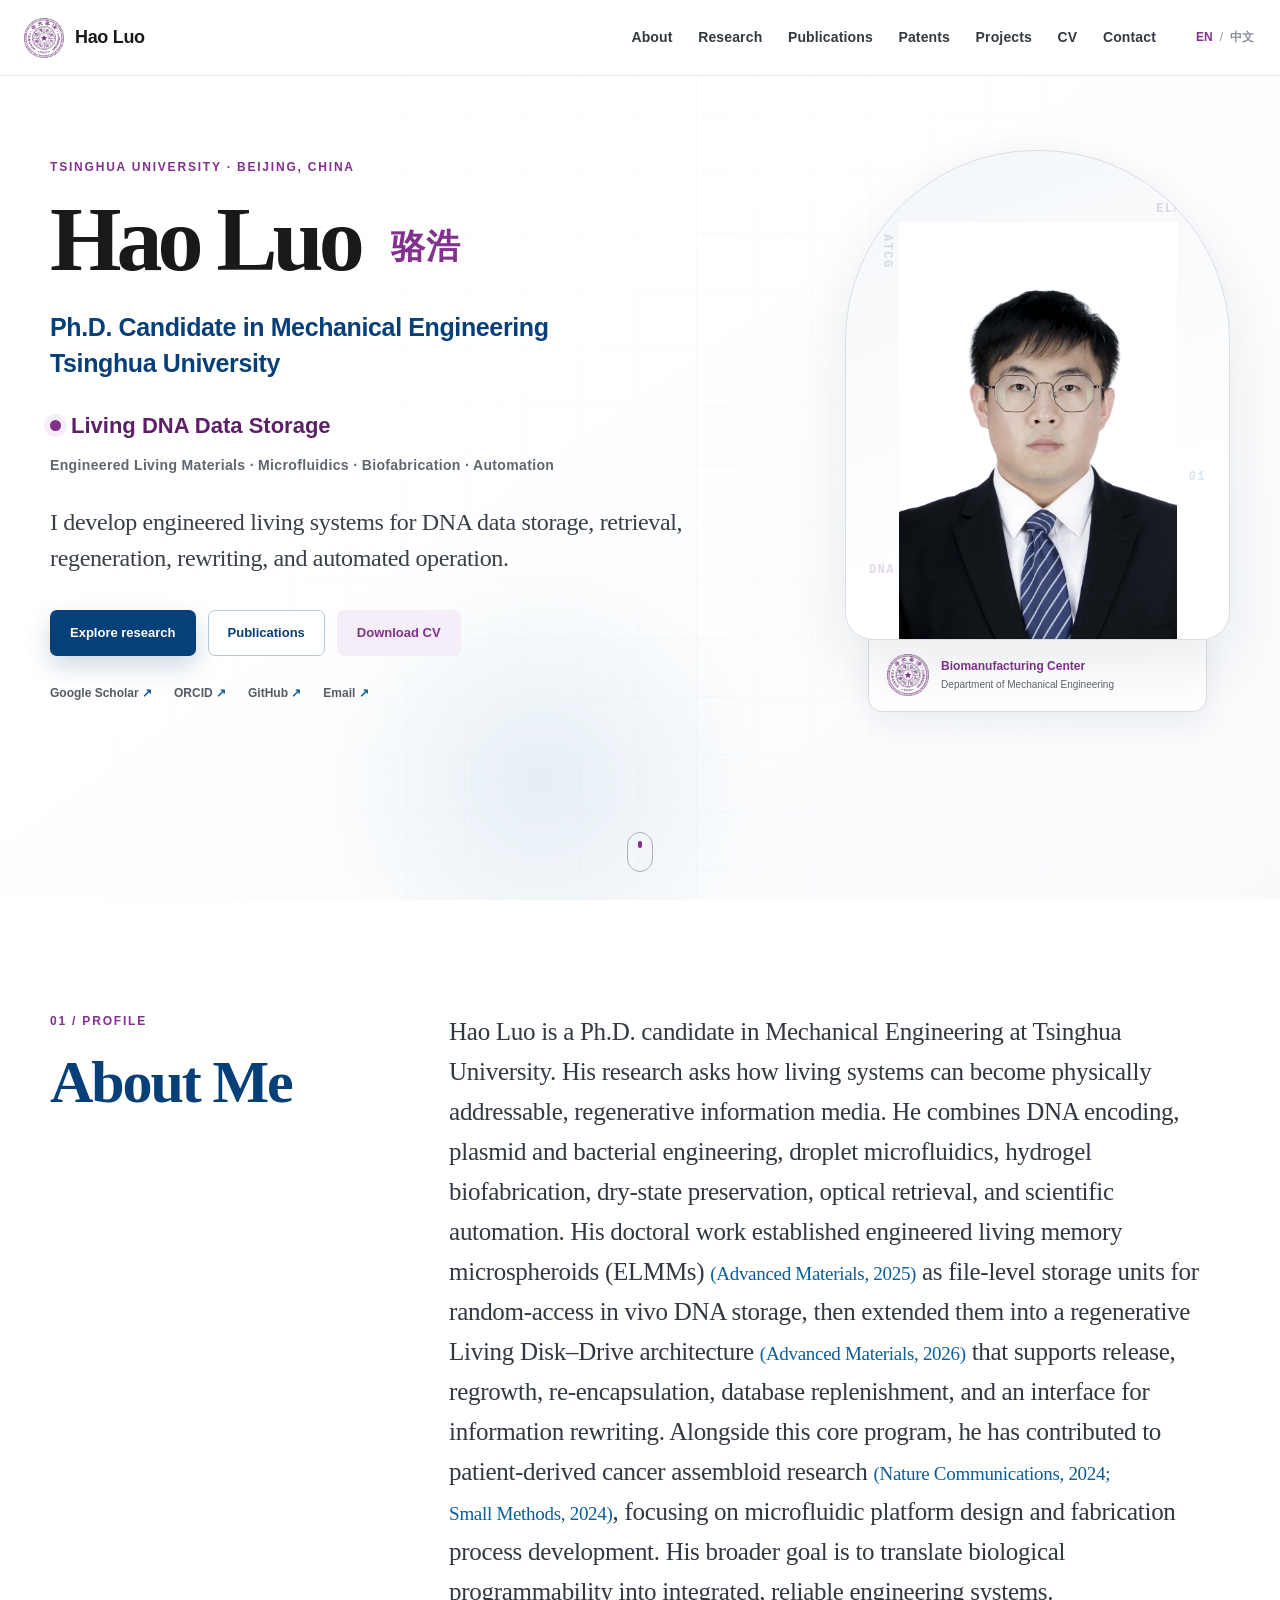
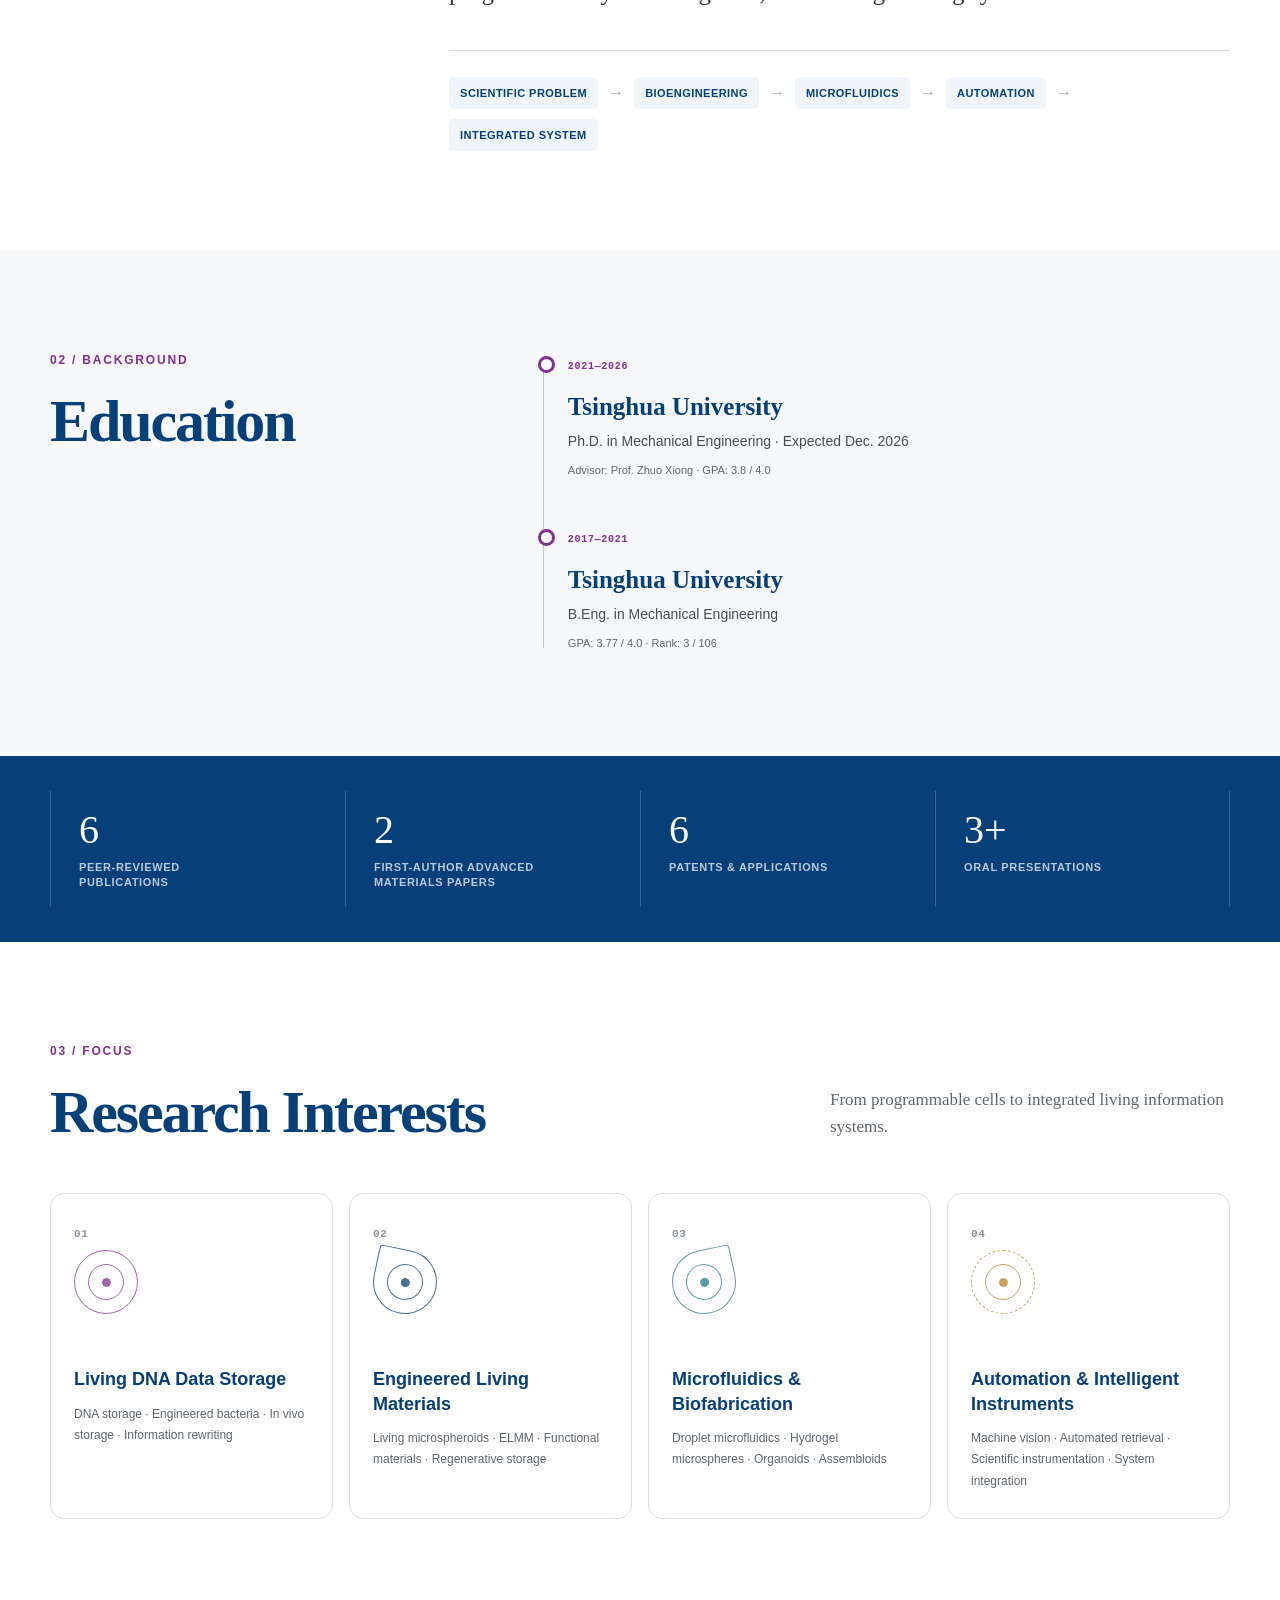
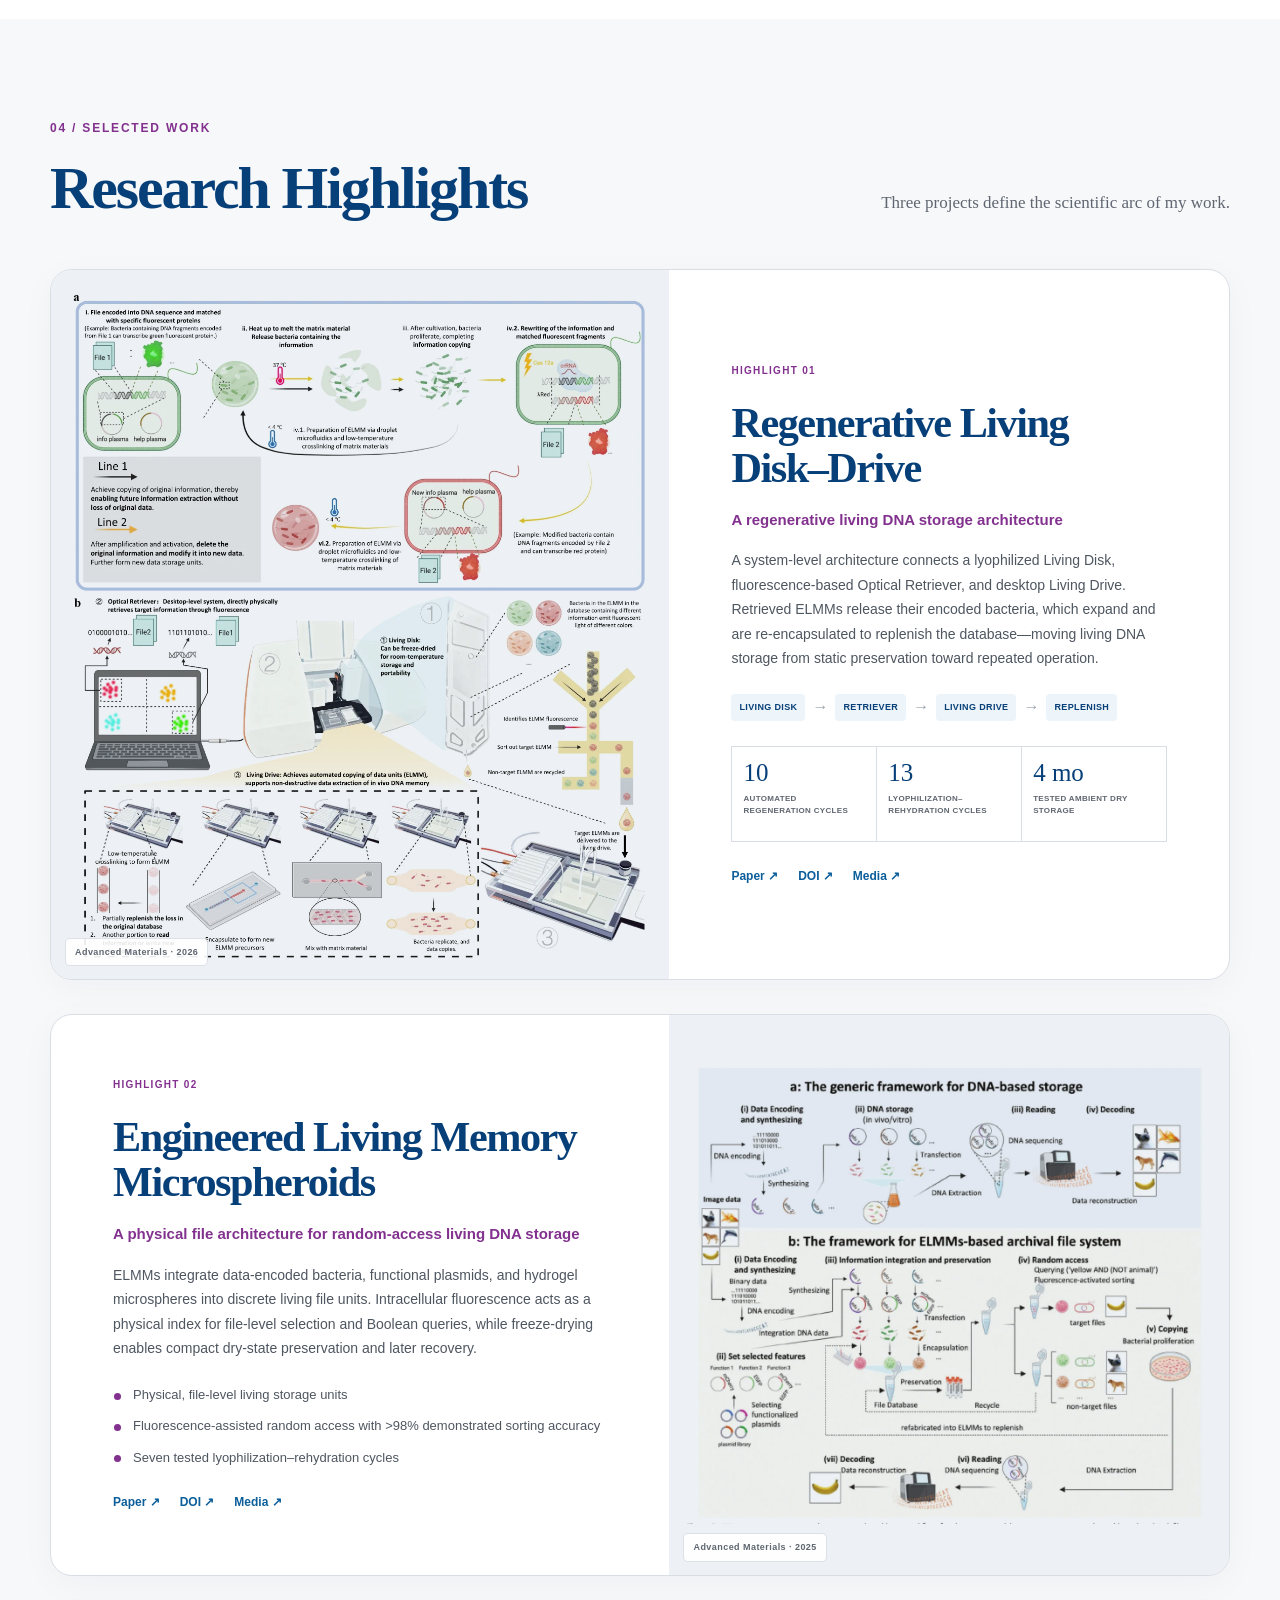
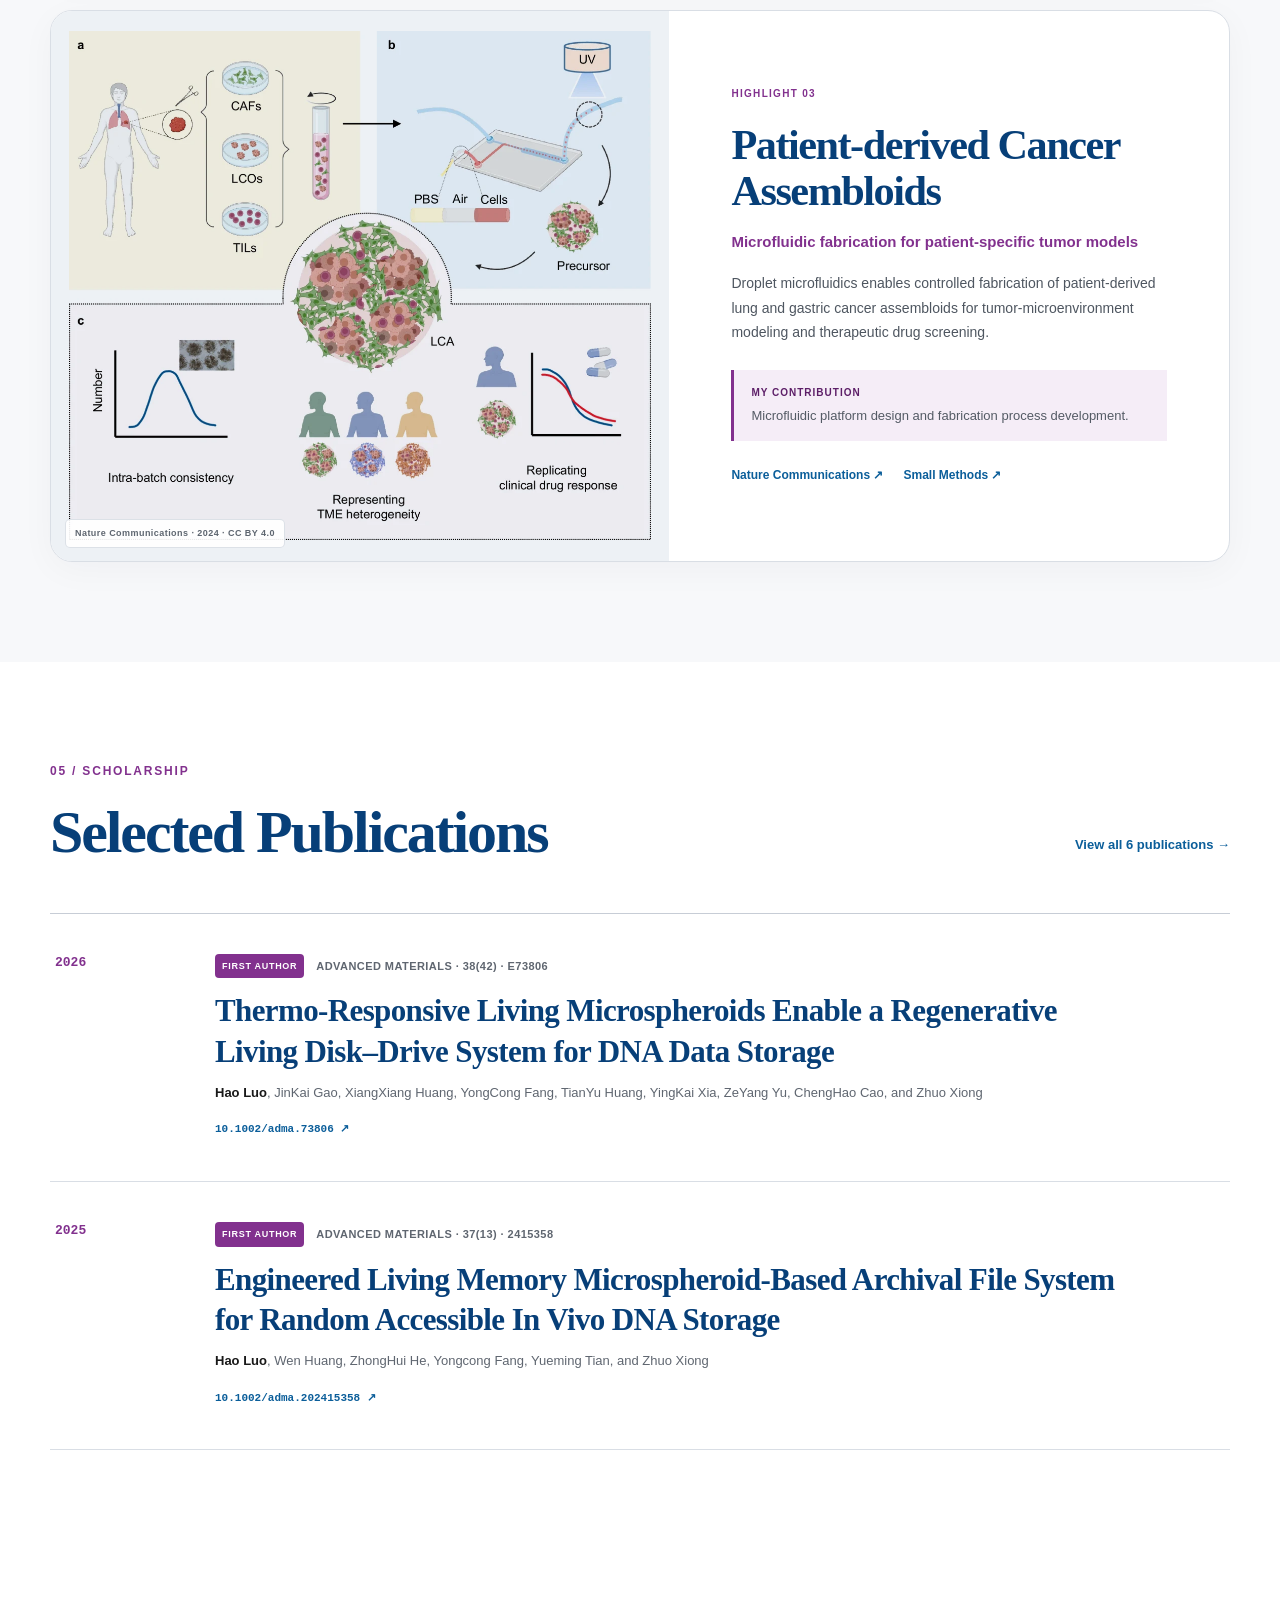
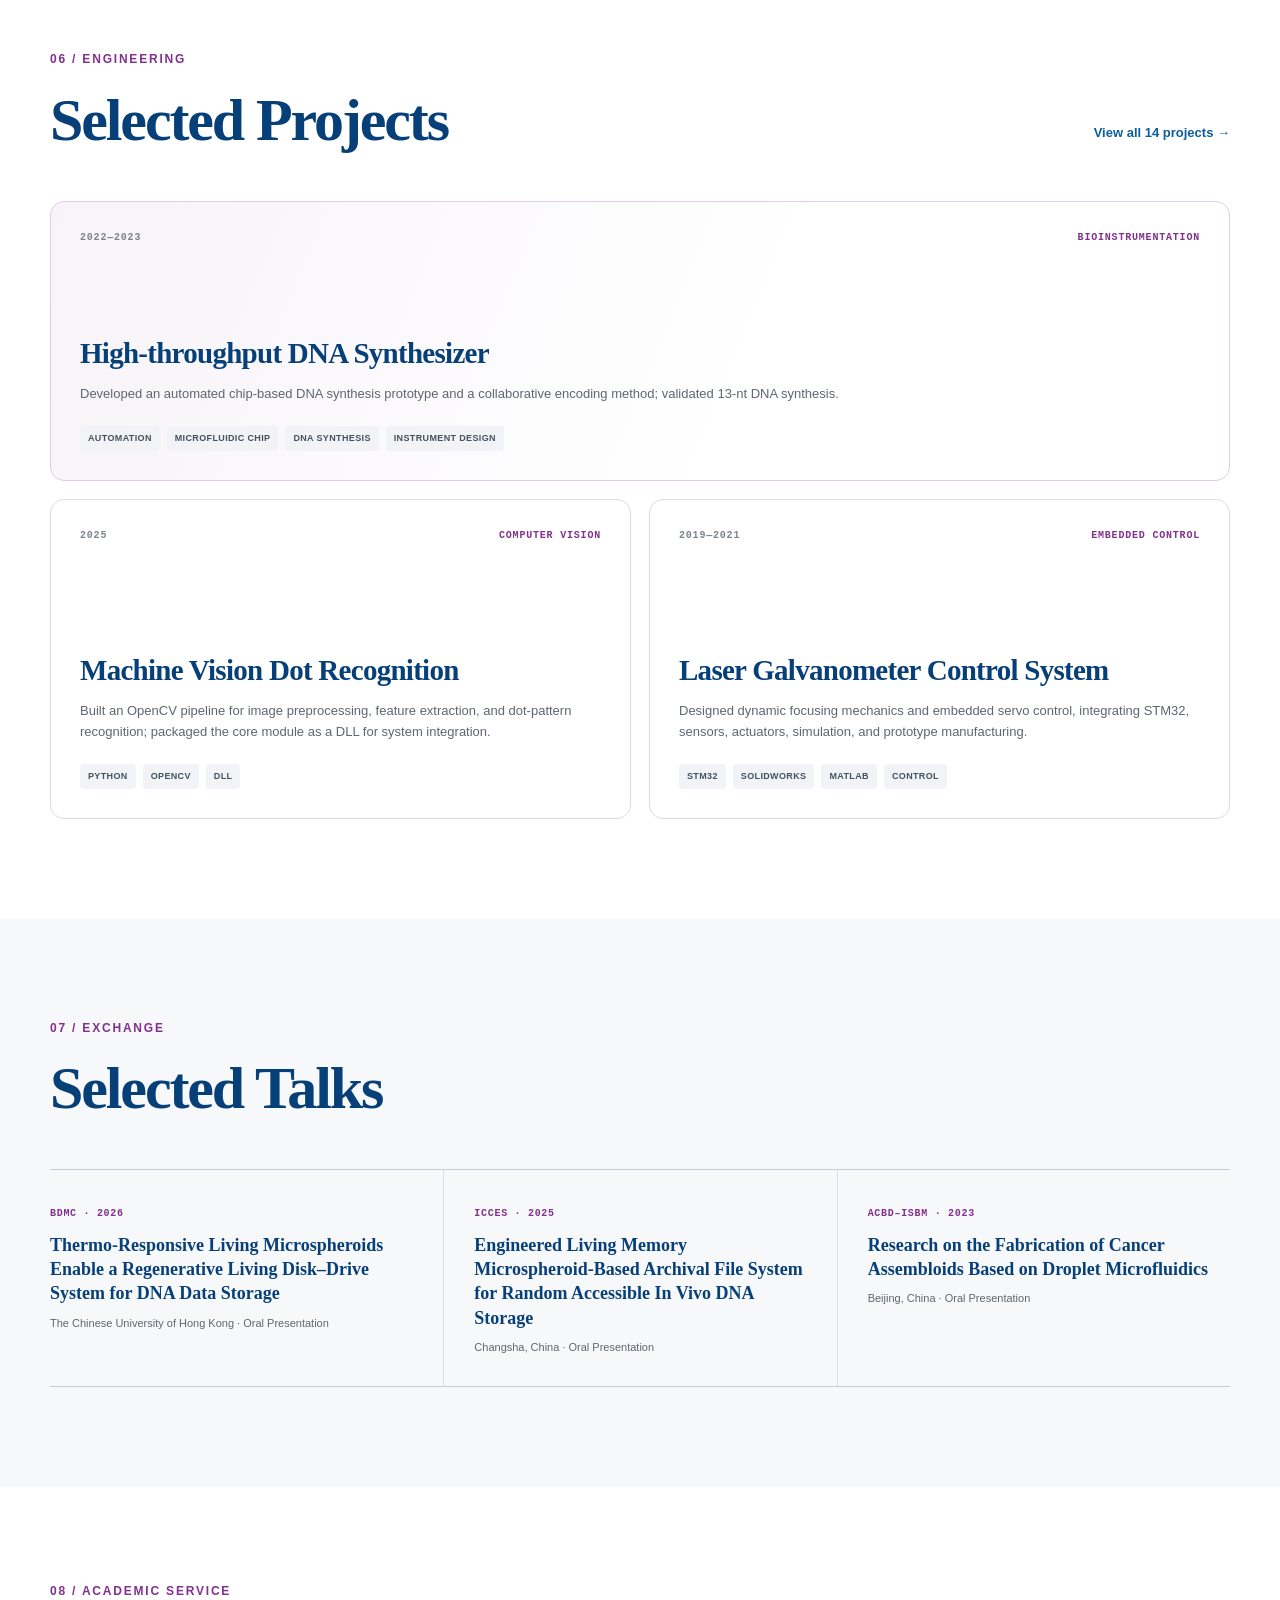
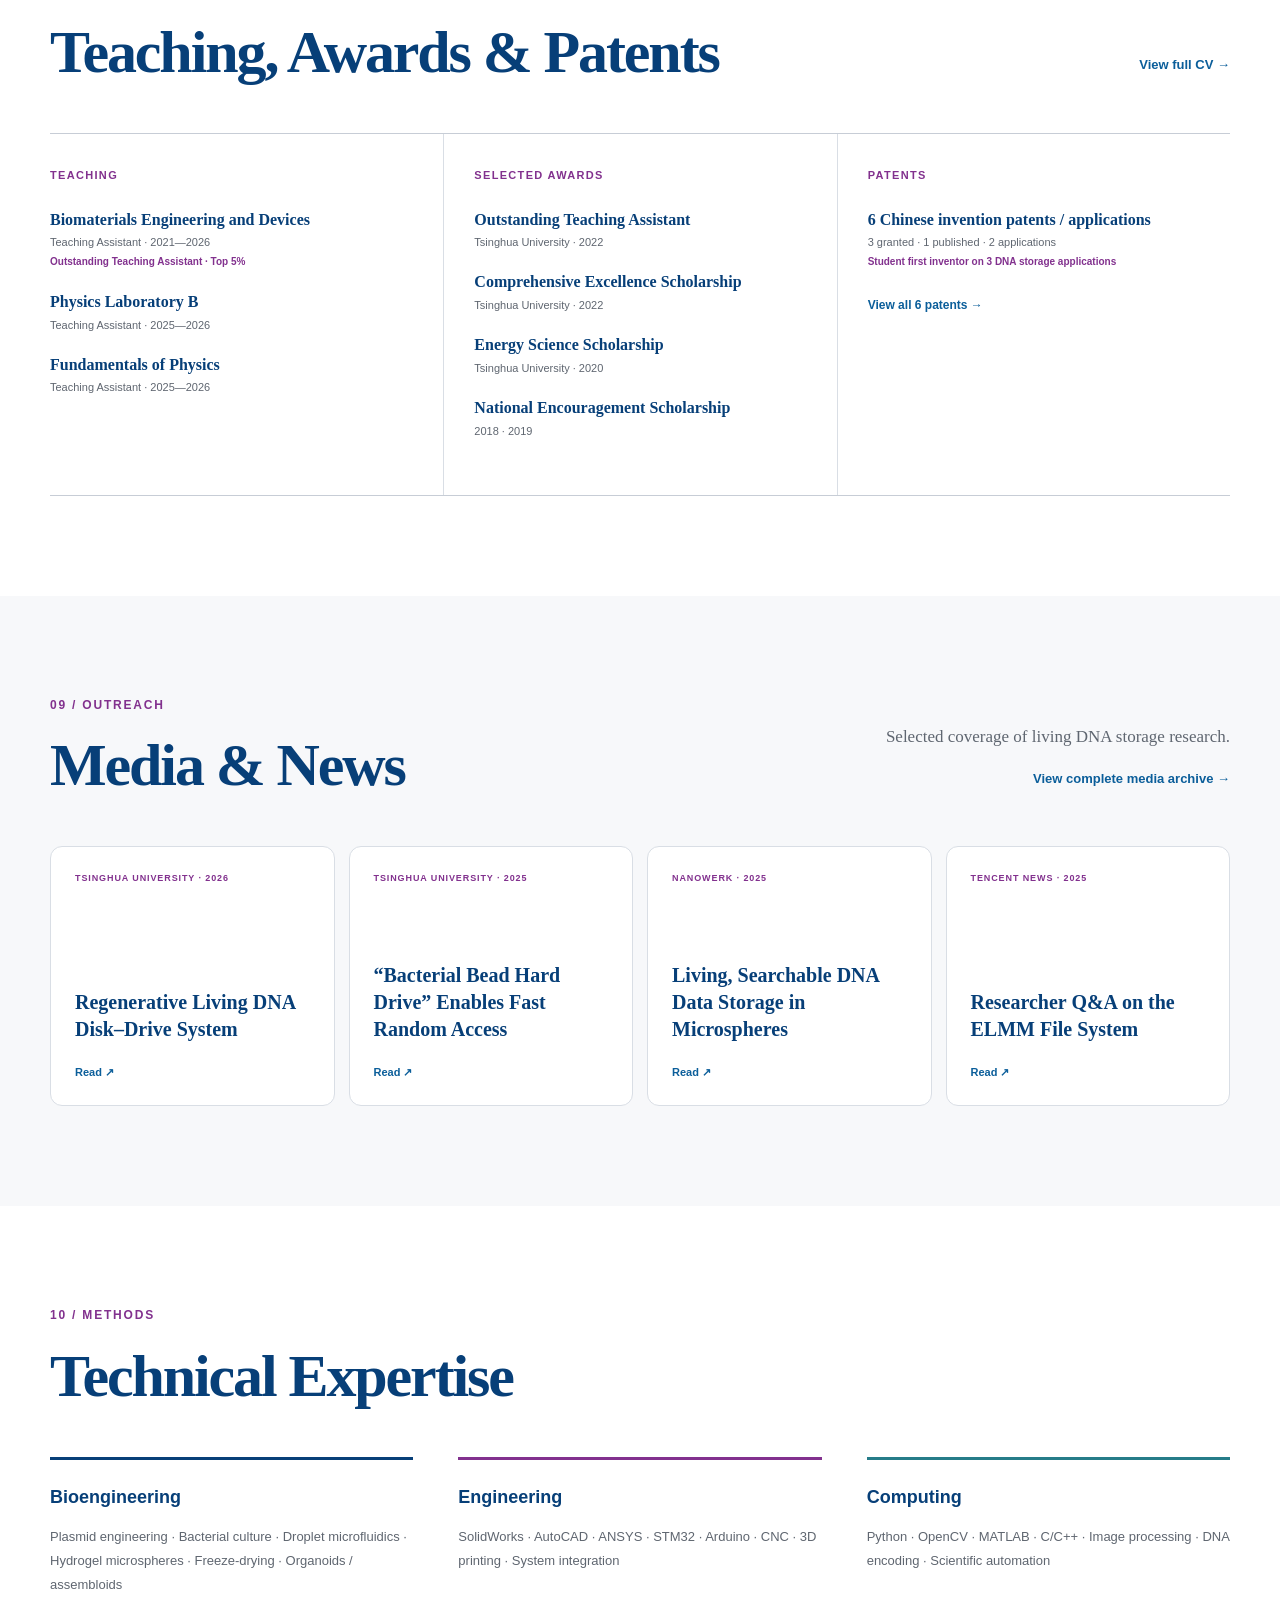
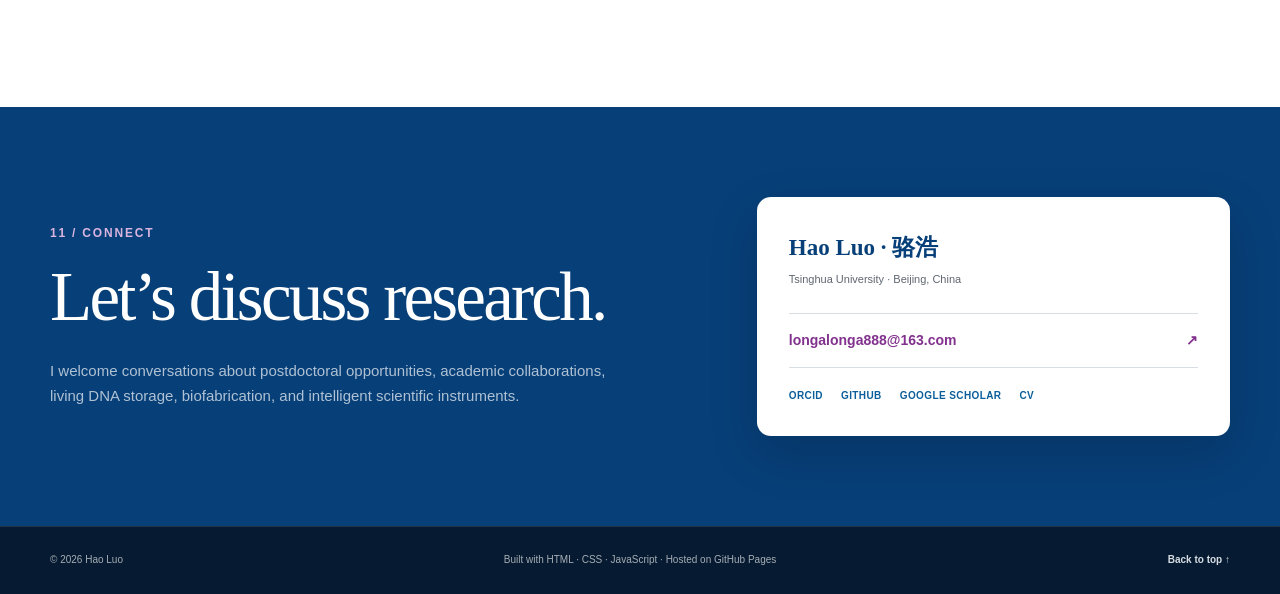
<file: index.html>
<!doctype html>
<html lang="en">
<head>
  <meta charset="utf-8">
  <meta name="viewport" content="width=device-width, initial-scale=1">
  <title>Hao Luo | Living DNA Data Storage · Tsinghua University</title>
  <meta name="description" content="Hao Luo is a Ph.D. candidate at Tsinghua University working on living DNA data storage, engineered living materials, microfluidics, biofabrication, and automated bioengineering systems.">
  <meta name="keywords" content="Hao Luo, 骆浩, Tsinghua University, DNA data storage, Living DNA storage, ELMM, Engineered Living Memory Microspheroids, Living Disk, Living Disk Drive, Biofabrication, Microfluidics">
  <meta name="author" content="Hao Luo">
  <meta name="theme-color" content="#ffffff">
  <link rel="canonical" href="https://charlie-99-max.github.io/">
  <link rel="icon" href="favicon.png" type="image/png">
  <link rel="stylesheet" href="css/style.css?v=20260809-citations">
  <meta property="og:type" content="website">
  <meta property="og:title" content="Hao Luo | Living DNA Data Storage">
  <meta property="og:description" content="Personal academic website and research portfolio of Hao Luo, Tsinghua University.">
  <meta property="og:url" content="https://charlie-99-max.github.io/">
  <meta property="og:image" content="https://charlie-99-max.github.io/assets/images/living-disk-drive.webp">
  <script type="application/ld+json">
  {
    "@context": "https://schema.org",
    "@type": "Person",
    "name": "Hao Luo",
    "alternateName": "骆浩",
    "url": "https://charlie-99-max.github.io/",
    "image": "https://charlie-99-max.github.io/assets/images/hao-luo.webp",
    "jobTitle": "Ph.D. Candidate in Mechanical Engineering",
    "affiliation": {"@type": "CollegeOrUniversity", "name": "Tsinghua University"},
    "email": "mailto:longalonga888@163.com",
    "sameAs": [
      "https://github.com/Charlie-99-max",
      "https://orcid.org/0000-0003-2239-3928"
    ],
    "knowsAbout": ["Living DNA Data Storage", "Engineered Living Materials", "Microfluidics", "Biofabrication", "Scientific Automation"]
  }
  </script>
</head>
<body data-title-en="Hao Luo | Living DNA Data Storage · Tsinghua University" data-title-zh="骆浩｜活体 DNA 数据存储 · 清华大学" data-description-en="Hao Luo is a Ph.D. candidate at Tsinghua University working on living DNA data storage, engineered living materials, microfluidics, biofabrication, and automated bioengineering systems." data-description-zh="骆浩是清华大学机械工程博士研究生，研究方向包括活体 DNA 数据存储、工程化活体材料、微流控、生物制造与自动化生物工程系统。">
  <a class="skip-link" href="#main" data-zh="跳至正文">Skip to content</a>

  <header class="site-header" id="top">
    <div class="nav-wrap">
      <a class="brand" href="#top" aria-label="Hao Luo home">
        <img src="assets/images/tsinghua-seal.png" alt="Tsinghua University seal" width="42" height="42">
        <span data-zh="骆浩">Hao Luo</span>
      </a>
      <button class="menu-toggle" type="button" aria-expanded="false" aria-controls="site-nav">
        <span class="sr-only">Open menu</span><span></span><span></span><span></span>
      </button>
      <nav class="site-nav" id="site-nav" aria-label="Primary navigation">
        <a href="#about" data-i18n="navAbout">About</a>
        <a href="#research" data-i18n="navResearch">Research</a>
        <a href="publications.html" data-i18n="navPublications">Publications</a>
        <a href="patents.html" data-i18n="navPatents">Patents</a>
        <a href="projects.html" data-i18n="navProjects">Projects</a>
        <a href="cv.html" data-i18n="navCv">CV</a>
        <a href="#contact" data-i18n="navContact">Contact</a>
      </nav>
      <div class="language-switch" aria-label="Language">
        <button class="lang-button active" type="button" data-set-lang="en" aria-pressed="true">EN</button>
        <span aria-hidden="true">/</span>
        <button class="lang-button" type="button" data-set-lang="zh" aria-pressed="false">中文</button>
      </div>
    </div>
  </header>

  <main id="main">
    <section class="hero" aria-labelledby="hero-title">
      <div class="hero-glow hero-glow-one" aria-hidden="true"></div>
      <div class="hero-glow hero-glow-two" aria-hidden="true"></div>
      <div class="container hero-grid">
        <div class="hero-copy reveal">
          <p class="eyebrow" data-i18n="heroEyebrow">Tsinghua University · Beijing, China</p>
          <h1 id="hero-title">Hao Luo <span>骆浩</span></h1>
          <p class="hero-role" data-i18n="heroRole" data-en="Ph.D. Candidate in Mechanical Engineering&#10;Tsinghua University">Ph.D. Candidate in Mechanical Engineering<br>Tsinghua University</p>
          <div class="hero-focus">
            <span class="focus-dot" aria-hidden="true"></span>
            <span data-i18n="heroFocus">Living DNA Data Storage</span>
          </div>
          <p class="hero-keywords" data-i18n="heroKeywords">Engineered Living Materials · Microfluidics · Biofabrication · Automation</p>
          <p class="hero-statement" data-i18n="heroStatement">I develop engineered living systems for DNA data storage, retrieval, regeneration, rewriting, and automated operation.</p>
          <div class="hero-actions">
            <a class="button button-primary" href="#research" data-i18n="viewResearch">Explore research</a>
            <a class="button button-secondary" href="publications.html" data-i18n="viewPublications">Publications</a>
            <a class="button button-text" href="assets/cv/Hao_Luo_CV_EN.pdf?v=20260813" data-href-en="assets/cv/Hao_Luo_CV_EN.pdf?v=20260813" data-href-zh="assets/cv/Hao_Luo_CV_CN.pdf?v=20260813" download data-i18n="downloadCv">Download CV</a>
          </div>
          <div class="social-links" aria-label="Academic profiles">
            <a href="https://scholar.google.com/scholar?q=%22Hao+Luo%22+%22DNA+data+storage%22" target="_blank" rel="noopener">Google Scholar <span>↗</span></a>
            <a href="https://orcid.org/0000-0003-2239-3928" target="_blank" rel="noopener">ORCID <span>↗</span></a>
            <a href="https://github.com/Charlie-99-max" target="_blank" rel="noopener">GitHub <span>↗</span></a>
            <a href="mailto:longalonga888@163.com">Email <span>↗</span></a>
          </div>
        </div>
        <div class="hero-visual reveal" data-delay="120">
          <div class="portrait-frame">
            <div class="portrait-backdrop" aria-hidden="true">
              <span>ATCG</span><span>ELMM</span><span>01</span><span>DNA</span>
            </div>
            <img src="assets/images/hao-luo.webp" alt="Formal portrait of Hao Luo" width="800" height="1200" fetchpriority="high">
          </div>
          <div class="hero-caption">
            <img src="assets/images/tsinghua-seal.png" alt="" width="44" height="44">
            <div><strong data-i18n="heroLab">Biomanufacturing Center</strong><span data-i18n="heroDept">Department of Mechanical Engineering</span></div>
          </div>
        </div>
      </div>
      <a class="scroll-cue" href="#about" aria-label="Scroll to About"><span></span></a>
    </section>

    <section class="section section-about" id="about" aria-labelledby="about-title">
      <div class="container about-grid">
        <div class="section-heading reveal">
          <p class="section-index">01 / <span data-i18n="aboutKicker">Profile</span></p>
          <h2 id="about-title" data-i18n="aboutTitle">About Me</h2>
        </div>
        <div class="about-copy reveal" data-delay="80">
          <p data-lang-only="en">Hao Luo is a Ph.D. candidate in Mechanical Engineering at Tsinghua University. His research asks how living systems can become physically addressable, regenerative information media. He combines DNA encoding, plasmid and bacterial engineering, droplet microfluidics, hydrogel biofabrication, dry-state preservation, optical retrieval, and scientific automation. His doctoral work established engineered living memory microspheroids (ELMMs) <span class="about-citation">(<a href="https://doi.org/10.1002/adma.202415358" target="_blank" rel="noopener">Advanced Materials, 2025</a>)</span> as file-level storage units for random-access in vivo DNA storage, then extended them into a regenerative Living Disk–Drive architecture <span class="about-citation">(<a href="https://doi.org/10.1002/adma.73806" target="_blank" rel="noopener">Advanced Materials, 2026</a>)</span> that supports release, regrowth, re-encapsulation, database replenishment, and an interface for information rewriting. Alongside this core program, he has contributed to patient-derived cancer assembloid research <span class="about-citation">(<a href="https://doi.org/10.1038/s41467-024-47737-z" target="_blank" rel="noopener">Nature Communications, 2024</a>; <a href="https://doi.org/10.1002/smtd.202400204" target="_blank" rel="noopener">Small Methods, 2024</a>)</span>, focusing on microfluidic platform design and fabrication process development. His broader goal is to translate biological programmability into integrated, reliable engineering systems.</p>
          <p data-lang-only="zh" lang="zh-CN" hidden>骆浩是清华大学机械工程博士研究生，研究核心是如何将活体系统转化为可物理寻址、可再生的信息介质。他将 DNA 编码、质粒与工程菌设计、液滴微流控、水凝胶生物制造、干态保存、光学检索与科研自动化贯通起来。博士期间，他建立了工程化活体记忆微球（ELMM）<span class="about-citation">（<a href="https://doi.org/10.1002/adma.202415358" target="_blank" rel="noopener">Advanced Materials, 2025</a>）</span>这一文件级存储单元，实现活体 DNA 数据的随机访问；进一步发展出可再生 Living Disk–Drive 架构<span class="about-citation">（<a href="https://doi.org/10.1002/adma.73806" target="_blank" rel="noopener">Advanced Materials, 2026</a>）</span>，支持释放、扩增、再封装、数据库补库与信息改写接口。除核心方向外，他还参与患者来源肿瘤类组装体研究<span class="about-citation">（<a href="https://doi.org/10.1038/s41467-024-47737-z" target="_blank" rel="noopener">Nature Communications, 2024</a>；<a href="https://doi.org/10.1002/smtd.202400204" target="_blank" rel="noopener">Small Methods, 2024</a>）</span>，主要负责微流控平台设计与制造工艺开发。他的长期目标是将生物可编程性转化为可靠的一体化工程系统。</p>
          <div class="research-chain" aria-label="Research approach">
            <span data-i18n="chainProblem">Scientific problem</span><i>→</i>
            <span data-i18n="chainBio">Bioengineering</span><i>→</i>
            <span data-i18n="chainMicro">Microfluidics</span><i>→</i>
            <span data-i18n="chainAuto">Automation</span><i>→</i>
            <span data-i18n="chainSystem">Integrated system</span>
          </div>
        </div>
      </div>
    </section>

    <section class="section education-section" id="education" aria-labelledby="education-title">
      <div class="container education-layout">
        <div class="section-heading reveal">
          <p class="section-index">02 / <span data-i18n="experienceKicker">Background</span></p>
          <h2 id="education-title" data-i18n="educationTitle">Education</h2>
        </div>
        <div class="timeline education-timeline reveal" data-delay="80">
          <article><span class="timeline-date">2021—2026</span><h3 data-zh="清华大学">Tsinghua University</h3><p data-i18n="phdDegree">Ph.D. in Mechanical Engineering · Expected Dec. 2026</p><small data-i18n="phdDetails">Advisor: Prof. Zhuo Xiong · GPA: 3.8 / 4.0</small></article>
          <article><span class="timeline-date">2017—2021</span><h3 data-zh="清华大学">Tsinghua University</h3><p data-i18n="bachelorDegree">B.Eng. in Mechanical Engineering</p><small data-i18n="bachelorDetails">GPA: 3.77 / 4.0 · Rank: 3 / 106</small></article>
        </div>
      </div>
    </section>

    <section class="stats-band" aria-label="Research summary">
      <div class="container stats-grid">
        <div class="stat reveal"><strong>6</strong><span data-i18n="statPapers">Peer-reviewed publications</span></div>
        <div class="stat reveal" data-delay="60"><strong>2</strong><span data-i18n="statFirst">First-author Advanced Materials papers</span></div>
        <div class="stat reveal" data-delay="120"><strong>6</strong><span data-i18n="statPatents">Patents & applications</span></div>
        <div class="stat reveal" data-delay="180"><strong>3+</strong><span data-i18n="statTalks">Oral presentations</span></div>
      </div>
    </section>

    <section class="section" id="research" aria-labelledby="research-title">
      <div class="container">
        <div class="section-heading section-heading-row reveal">
          <div><p class="section-index">03 / <span data-i18n="researchKicker">Focus</span></p><h2 id="research-title" data-i18n="researchTitle">Research Interests</h2></div>
          <p class="section-intro" data-i18n="researchIntro">From programmable cells to integrated living information systems.</p>
        </div>
        <div class="interest-grid">
          <article class="interest-card reveal">
            <span class="card-number">01</span><div class="card-mark mark-purple" aria-hidden="true"></div>
            <h3 data-i18n="interestOne">Living DNA Data Storage</h3>
            <p data-zh="DNA 存储 · 工程菌 · 体内存储 · 信息改写">DNA storage · Engineered bacteria · In vivo storage · Information rewriting</p>
          </article>
          <article class="interest-card reveal" data-delay="60">
            <span class="card-number">02</span><div class="card-mark mark-blue" aria-hidden="true"></div>
            <h3 data-i18n="interestTwo">Engineered Living Materials</h3>
            <p data-zh="活体微球 · ELMM · 功能材料 · 可再生存储">Living microspheroids · ELMM · Functional materials · Regenerative storage</p>
          </article>
          <article class="interest-card reveal" data-delay="120">
            <span class="card-number">03</span><div class="card-mark mark-cyan" aria-hidden="true"></div>
            <h3 data-i18n="interestThree">Microfluidics & Biofabrication</h3>
            <p data-zh="液滴微流控 · 水凝胶微球 · 类器官 · 类组装体">Droplet microfluidics · Hydrogel microspheres · Organoids · Assembloids</p>
          </article>
          <article class="interest-card reveal" data-delay="180">
            <span class="card-number">04</span><div class="card-mark mark-gold" aria-hidden="true"></div>
            <h3 data-i18n="interestFour">Automation & Intelligent Instruments</h3>
            <p data-zh="机器视觉 · 自动检索 · 科研仪器 · 系统集成">Machine vision · Automated retrieval · Scientific instrumentation · System integration</p>
          </article>
        </div>
      </div>
    </section>

    <section class="section highlights-section" aria-labelledby="highlights-title">
      <div class="container">
        <div class="section-heading section-heading-row reveal">
          <div><p class="section-index">04 / <span data-i18n="highlightsKicker">Selected work</span></p><h2 id="highlights-title" data-i18n="highlightsTitle">Research Highlights</h2></div>
          <p class="section-intro" data-i18n="highlightsIntro">Three projects define the scientific arc of my work.</p>
        </div>

        <article class="highlight highlight-featured reveal">
          <div class="highlight-media">
            <img src="assets/images/living-disk-drive.webp" alt="Regenerative Living Disk–Drive workflow, including retrieval, release, regrowth and re-encapsulation" width="1150" height="1329" loading="lazy">
            <span class="image-credit">Advanced Materials · 2026</span>
          </div>
          <div class="highlight-copy">
            <span class="highlight-number" data-zh="研究亮点 01">Highlight 01</span>
            <h3 data-zh="可再生 Living Disk–Drive">Regenerative Living Disk–Drive</h3>
            <p class="highlight-subtitle" data-i18n="diskSubtitle">A regenerative living DNA storage architecture</p>
            <p data-i18n="diskBody">A system-level architecture connects a lyophilized Living Disk, fluorescence-based Optical Retriever, and desktop Living Drive. Retrieved ELMMs release their encoded bacteria, which expand and are re-encapsulated to replenish the database—moving living DNA storage from static preservation toward repeated operation.</p>
            <div class="process-line" aria-label="Living Disk–Drive workflow">
              <span data-zh="活体磁盘">Living Disk</span><i>→</i><span data-zh="光学检索器">Retriever</span><i>→</i><span data-zh="活体驱动器">Living Drive</span><i>→</i><span data-zh="数据库补库">Replenish</span>
            </div>
            <div class="metric-row">
              <span><strong>10</strong><small data-i18n="cyclesTen">automated regeneration cycles</small></span>
              <span><strong>13</strong><small data-i18n="cyclesThirteen">lyophilization–rehydration cycles</small></span>
              <span><strong>4 mo</strong><small data-i18n="dryStorage">tested ambient dry storage</small></span>
            </div>
            <div class="inline-links">
              <a href="https://doi.org/10.1002/adma.73806" target="_blank" rel="noopener" data-zh="论文 ↗">Paper ↗</a>
              <a href="https://doi.org/10.1002/adma.73806" target="_blank" rel="noopener">DOI ↗</a>
              <a href="https://www.tsinghua.edu.cn/info/1175/127166.htm" target="_blank" rel="noopener" data-zh="报道 ↗">Media ↗</a>
            </div>
          </div>
        </article>

        <article class="highlight highlight-reverse reveal">
          <div class="highlight-media">
            <img src="assets/images/elmm-framework.webp" alt="Framework for an ELMM-based archival DNA file system with physical random access" width="1200" height="1050" loading="lazy">
            <span class="image-credit">Advanced Materials · 2025</span>
          </div>
          <div class="highlight-copy">
            <span class="highlight-number" data-zh="研究亮点 02">Highlight 02</span>
            <h3 data-zh="工程化活体记忆微球">Engineered Living Memory Microspheroids</h3>
            <p class="highlight-subtitle" data-i18n="elmmSubtitle">A physical file architecture for random-access living DNA storage</p>
            <p data-i18n="elmmBody">ELMMs integrate data-encoded bacteria, functional plasmids, and hydrogel microspheres into discrete living file units. Intracellular fluorescence acts as a physical index for file-level selection and Boolean queries, while freeze-drying enables compact dry-state preservation and later recovery.</p>
            <ul class="feature-list">
              <li data-i18n="elmmPointOne">Physical, file-level living storage units</li>
              <li data-i18n="elmmPointTwo">Fluorescence-assisted random access with >98% demonstrated sorting accuracy</li>
              <li data-i18n="elmmPointThree">Seven tested lyophilization–rehydration cycles</li>
            </ul>
            <div class="inline-links">
              <a href="https://doi.org/10.1002/adma.202415358" target="_blank" rel="noopener" data-zh="论文 ↗">Paper ↗</a>
              <a href="https://doi.org/10.1002/adma.202415358" target="_blank" rel="noopener">DOI ↗</a>
              <a href="https://www.nanowerk.com/spotlight/spotid=66465.php" target="_blank" rel="noopener" data-zh="报道 ↗">Media ↗</a>
            </div>
          </div>
        </article>

        <article class="highlight reveal">
          <div class="highlight-media">
            <img src="assets/images/cancer-assembloid.webp" alt="Patient-specific lung cancer assembloid fabrication using droplet microfluidics" width="1150" height="1005" loading="lazy">
            <span class="image-credit">Nature Communications · 2024 · CC BY 4.0</span>
          </div>
          <div class="highlight-copy">
            <span class="highlight-number" data-zh="研究亮点 03">Highlight 03</span>
            <h3 data-zh="患者来源肿瘤类组装体">Patient-derived Cancer Assembloids</h3>
            <p class="highlight-subtitle" data-i18n="cancerSubtitle">Microfluidic fabrication for patient-specific tumor models</p>
            <p data-i18n="cancerBody">Droplet microfluidics enables controlled fabrication of patient-derived lung and gastric cancer assembloids for tumor-microenvironment modeling and therapeutic drug screening.</p>
            <div class="contribution-note"><strong data-i18n="myContribution">My contribution</strong><span data-i18n="contributionBody">Microfluidic platform design and fabrication process development.</span></div>
            <div class="inline-links">
              <a href="https://doi.org/10.1038/s41467-024-47737-z" target="_blank" rel="noopener">Nature Communications ↗</a>
              <a href="https://doi.org/10.1002/smtd.202400204" target="_blank" rel="noopener">Small Methods ↗</a>
            </div>
          </div>
        </article>
      </div>
    </section>

    <section class="section publications-section" id="publications" aria-labelledby="publications-title">
      <div class="container">
        <div class="section-heading section-heading-row reveal">
          <div><p class="section-index">05 / <span data-i18n="publicationsKicker">Scholarship</span></p><h2 id="publications-title" data-i18n="publicationsTitle">Selected Publications</h2></div>
          <a class="section-link" href="publications.html" data-i18n="viewAllPublications">View all 6 publications →</a>
        </div>
        <div class="publication-list">
          <article class="publication-item reveal">
            <div class="pub-year">2026</div>
            <div class="pub-main">
              <div class="pub-meta"><span class="tag" data-zh="第一作者">FIRST AUTHOR</span><span>Advanced Materials · 38(42) · e73806</span></div>
              <h3>Thermo-Responsive Living Microspheroids Enable a Regenerative Living Disk–Drive System for DNA Data Storage</h3>
              <p><strong>Hao Luo</strong>, JinKai Gao, XiangXiang Huang, YongCong Fang, TianYu Huang, YingKai Xia, ZeYang Yu, ChengHao Cao, and Zhuo Xiong</p>
              <a href="https://doi.org/10.1002/adma.73806" target="_blank" rel="noopener">10.1002/adma.73806 ↗</a>
            </div>
          </article>
          <article class="publication-item reveal" data-delay="80">
            <div class="pub-year">2025</div>
            <div class="pub-main">
              <div class="pub-meta"><span class="tag" data-zh="第一作者">FIRST AUTHOR</span><span>Advanced Materials · 37(13) · 2415358</span></div>
              <h3>Engineered Living Memory Microspheroid-Based Archival File System for Random Accessible In Vivo DNA Storage</h3>
              <p><strong>Hao Luo</strong>, Wen Huang, ZhongHui He, Yongcong Fang, Yueming Tian, and Zhuo Xiong</p>
              <a href="https://doi.org/10.1002/adma.202415358" target="_blank" rel="noopener">10.1002/adma.202415358 ↗</a>
            </div>
          </article>
        </div>
      </div>
    </section>

    <section class="section" id="projects" aria-labelledby="projects-title">
      <div class="container">
        <div class="section-heading section-heading-row reveal">
          <div><p class="section-index">06 / <span data-i18n="projectsKicker">Engineering</span></p><h2 id="projects-title" data-i18n="projectsTitle">Selected Projects</h2></div>
          <a class="section-link" href="projects.html" data-i18n="viewAllProjects">View all 14 projects →</a>
        </div>
        <div class="project-grid">
          <article class="project-card project-wide reveal">
            <div class="project-top"><span>2022—2023</span><span class="project-type" data-zh="生物仪器">BIOINSTRUMENTATION</span></div>
            <h3 data-zh="高通量 DNA 合成仪">High-throughput DNA Synthesizer</h3>
            <p data-i18n="projectDna">Developed an automated chip-based DNA synthesis prototype and a collaborative encoding method; validated 13-nt DNA synthesis.</p>
            <div class="chip-row"><span data-zh="自动化">Automation</span><span data-zh="微流控芯片">Microfluidic chip</span><span data-zh="DNA 合成">DNA synthesis</span><span data-zh="仪器设计">Instrument design</span></div>
          </article>
          <article class="project-card reveal">
            <div class="project-top"><span>2025</span><span class="project-type" data-zh="机器视觉">COMPUTER VISION</span></div>
            <h3 data-zh="点阵识别算法开发">Machine Vision Dot Recognition</h3>
            <p data-i18n="projectVision">Built an OpenCV pipeline for image preprocessing, feature extraction, and dot-pattern recognition; packaged the core module as a DLL for system integration.</p>
            <div class="chip-row"><span>Python</span><span>OpenCV</span><span>DLL</span></div>
          </article>
          <article class="project-card reveal" data-delay="80">
            <div class="project-top"><span>2019—2021</span><span class="project-type" data-zh="嵌入式控制">EMBEDDED CONTROL</span></div>
            <h3 data-zh="激光振镜动态聚焦与嵌入式伺服控制">Laser Galvanometer Control System</h3>
            <p data-i18n="projectLaser">Designed dynamic focusing mechanics and embedded servo control, integrating STM32, sensors, actuators, simulation, and prototype manufacturing.</p>
            <div class="chip-row"><span>STM32</span><span>SolidWorks</span><span>MATLAB</span><span data-zh="控制">Control</span></div>
          </article>
        </div>
      </div>
    </section>

    <section class="section experience-section" id="talks" aria-labelledby="talks-title">
      <div class="container">
        <div class="section-heading section-heading-row reveal">
          <div><p class="section-index">07 / <span data-i18n="talksKicker">Exchange</span></p><h2 id="talks-title" data-i18n="talksTitle">Selected Talks</h2></div>
        </div>
        <div class="talk-list talks-grid">
          <article class="reveal"><span>BDMC · 2026</span><h3>Thermo-Responsive Living Microspheroids Enable a Regenerative Living Disk–Drive System for DNA Data Storage</h3><p data-zh="香港中文大学 · 口头报告">The Chinese University of Hong Kong · Oral Presentation</p></article>
          <article class="reveal" data-delay="60"><span>ICCES · 2025</span><h3>Engineered Living Memory Microspheroid-Based Archival File System for Random Accessible In Vivo DNA Storage</h3><p data-zh="中国长沙 · 口头报告">Changsha, China · Oral Presentation</p></article>
          <article class="reveal" data-delay="120"><span>ACBD–ISBM · 2023</span><h3>Research on the Fabrication of Cancer Assembloids Based on Droplet Microfluidics</h3><p data-zh="中国北京 · 口头报告">Beijing, China · Oral Presentation</p></article>
        </div>
      </div>
    </section>

    <section class="section compact-section" aria-labelledby="more-title">
      <div class="container">
        <div class="section-heading section-heading-row reveal">
          <div><p class="section-index">08 / <span data-i18n="moreKicker">Academic service</span></p><h2 id="more-title" data-i18n="moreTitle">Teaching, Awards & Patents</h2></div>
          <a class="section-link" href="cv.html" data-i18n="fullCv">View full CV →</a>
        </div>
        <div class="three-column-info">
          <div class="info-column reveal">
            <h3 data-i18n="teachingTitle">Teaching</h3>
            <div class="info-entry"><strong data-zh="生物材料工程与器件">Biomaterials Engineering and Devices</strong><span data-zh="助教 · 2021—2026">Teaching Assistant · 2021—2026</span><small data-i18n="teachingAward">Outstanding Teaching Assistant · Top 5%</small></div>
            <div class="info-entry"><strong data-zh="大学物理实验 B">Physics Laboratory B</strong><span data-zh="助教 · 2025—2026">Teaching Assistant · 2025—2026</span></div>
            <div class="info-entry"><strong data-zh="大学物理基础">Fundamentals of Physics</strong><span data-zh="助教 · 2025—2026">Teaching Assistant · 2025—2026</span></div>
          </div>
          <div class="info-column reveal" data-delay="60">
            <h3 data-i18n="awardsTitle">Selected Awards</h3>
            <div class="info-entry"><strong data-zh="清华大学优秀助教">Outstanding Teaching Assistant</strong><span data-zh="清华大学 · 2022">Tsinghua University · 2022</span></div>
            <div class="info-entry"><strong data-zh="综合优秀奖学金">Comprehensive Excellence Scholarship</strong><span data-zh="清华大学 · 2022">Tsinghua University · 2022</span></div>
            <div class="info-entry"><strong data-zh="能源科学奖学金">Energy Science Scholarship</strong><span data-zh="清华大学 · 2020">Tsinghua University · 2020</span></div>
            <div class="info-entry"><strong data-zh="国家励志奖学金">National Encouragement Scholarship</strong><span>2018 · 2019</span></div>
          </div>
          <div class="info-column reveal" data-delay="120">
            <h3 data-i18n="patentsTitle">Patents</h3>
            <div class="info-entry"><strong data-i18n="patentSummary">6 Chinese invention patents / applications</strong><span data-i18n="patentGranted">3 granted · 1 published · 2 applications</span><small data-i18n="patentStudent">Student first inventor on 3 DNA storage applications</small></div>
            <a class="text-link" href="patents.html" data-i18n="viewPatents">View all 6 patents →</a>
          </div>
        </div>
      </div>
    </section>

    <section class="section media-section" aria-labelledby="media-title">
      <div class="container">
        <div class="section-heading section-heading-row reveal">
          <div><p class="section-index">09 / <span data-i18n="mediaKicker">Outreach</span></p><h2 id="media-title" data-i18n="mediaTitle">Media & News</h2></div>
          <div class="section-heading-action"><p class="section-intro" data-i18n="mediaIntro">Selected coverage of living DNA storage research.</p><a class="section-link" href="media.html" data-i18n="viewAllMedia">View complete media archive →</a></div>
        </div>
        <div class="media-grid">
          <a class="media-card reveal" href="https://www.tsinghua.edu.cn/info/1175/127166.htm" target="_blank" rel="noopener"><span data-zh="清华新闻网 · 2026">Tsinghua University · 2026</span><h3 data-zh="机械系熊卓团队研发活体可再生 DNA 硬盘存储系统">Regenerative Living DNA Disk–Drive System</h3><i data-zh="阅读 ↗">Read ↗</i></a>
          <a class="media-card reveal" data-delay="60" href="https://www.tsinghua.edu.cn/info/1175/117204.htm" target="_blank" rel="noopener"><span data-zh="清华新闻网 · 2025">Tsinghua University · 2025</span><h3 data-zh="“细菌彩珠硬盘”实现 DNA 存储的快速随机访问">“Bacterial Bead Hard Drive” Enables Fast Random Access</h3><i data-zh="阅读 ↗">Read ↗</i></a>
          <a class="media-card reveal" data-delay="120" href="https://www.nanowerk.com/spotlight/spotid=66465.php" target="_blank" rel="noopener"><span>Nanowerk · 2025</span><h3 data-zh="微球中的可检索活体 DNA 数据存储系统">Living, Searchable DNA Data Storage in Microspheres</h3><i data-zh="阅读 ↗">Read ↗</i></a>
          <a class="media-card reveal" data-delay="180" href="https://view.inews.qq.com/k/20250309Q02S8P00" target="_blank" rel="noopener"><span data-zh="腾讯新闻 · 2025">Tencent News · 2025</span><h3 data-zh="关于 ELMM 文件系统的本人专题问答">Researcher Q&A on the ELMM File System</h3><i data-zh="阅读 ↗">Read ↗</i></a>
        </div>
        <a class="mobile-section-link text-link" href="media.html" data-i18n="viewAllMedia">View complete media archive →</a>
      </div>
    </section>

    <section class="section skills-section" aria-labelledby="skills-title">
      <div class="container">
        <div class="section-heading reveal"><p class="section-index">10 / <span data-i18n="skillsKicker">Methods</span></p><h2 id="skills-title" data-i18n="skillsTitle">Technical Expertise</h2></div>
        <div class="skills-grid">
          <div class="skill-group reveal"><h3 data-zh="生物工程">Bioengineering</h3><p data-zh="质粒工程 · 细菌培养 · 液滴微流控 · 水凝胶微球 · 冻干 · 类器官 / 类组装体">Plasmid engineering · Bacterial culture · Droplet microfluidics · Hydrogel microspheres · Freeze-drying · Organoids / assembloids</p></div>
          <div class="skill-group reveal" data-delay="60"><h3 data-zh="工程技术">Engineering</h3><p data-zh="SolidWorks · AutoCAD · ANSYS · STM32 · Arduino · CNC · 3D 打印 · 系统集成">SolidWorks · AutoCAD · ANSYS · STM32 · Arduino · CNC · 3D printing · System integration</p></div>
          <div class="skill-group reveal" data-delay="120"><h3 data-zh="计算与自动化">Computing</h3><p data-zh="Python · OpenCV · MATLAB · C/C++ · 图像处理 · DNA 编码 · 科研自动化">Python · OpenCV · MATLAB · C/C++ · Image processing · DNA encoding · Scientific automation</p></div>
        </div>
      </div>
    </section>

    <section class="contact-section" id="contact" aria-labelledby="contact-title">
      <div class="container contact-grid">
        <div class="reveal">
          <p class="section-index light">11 / <span data-i18n="contactKicker">Connect</span></p>
          <h2 id="contact-title" data-i18n="contactTitle">Let’s discuss research.</h2>
          <p data-i18n="contactBody">I welcome conversations about postdoctoral opportunities, academic collaborations, living DNA storage, biofabrication, and intelligent scientific instruments.</p>
        </div>
        <div class="contact-card reveal" data-delay="100">
          <p><strong>Hao Luo · 骆浩</strong><span data-i18n="contactAffiliation">Tsinghua University · Beijing, China</span></p>
          <a class="contact-email" href="mailto:longalonga888@163.com">longalonga888@163.com <span>↗</span></a>
          <div class="contact-links">
            <a href="https://orcid.org/0000-0003-2239-3928" target="_blank" rel="noopener">ORCID</a>
            <a href="https://github.com/Charlie-99-max" target="_blank" rel="noopener">GitHub</a>
            <a href="https://scholar.google.com/scholar?q=%22Hao+Luo%22+%22DNA+data+storage%22" target="_blank" rel="noopener">Google Scholar</a>
            <a href="assets/cv/Hao_Luo_CV_EN.pdf?v=20260813" data-href-en="assets/cv/Hao_Luo_CV_EN.pdf?v=20260813" data-href-zh="assets/cv/Hao_Luo_CV_CN.pdf?v=20260813" download data-zh="中文简历">CV</a>
          </div>
        </div>
      </div>
    </section>
  </main>

  <footer class="site-footer">
    <div class="container footer-grid">
      <p data-zh="© 2026 骆浩">© 2026 Hao Luo</p>
      <p data-zh="使用 HTML · CSS · JavaScript 构建 · 托管于 GitHub Pages">Built with HTML · CSS · JavaScript <span>·</span> Hosted on GitHub Pages</p>
      <a href="#top" data-zh="返回顶部 ↑">Back to top ↑</a>
    </div>
  </footer>
  <script src="js/main.js?v=20260809-citations" defer></script>
</body>
</html>
</file>
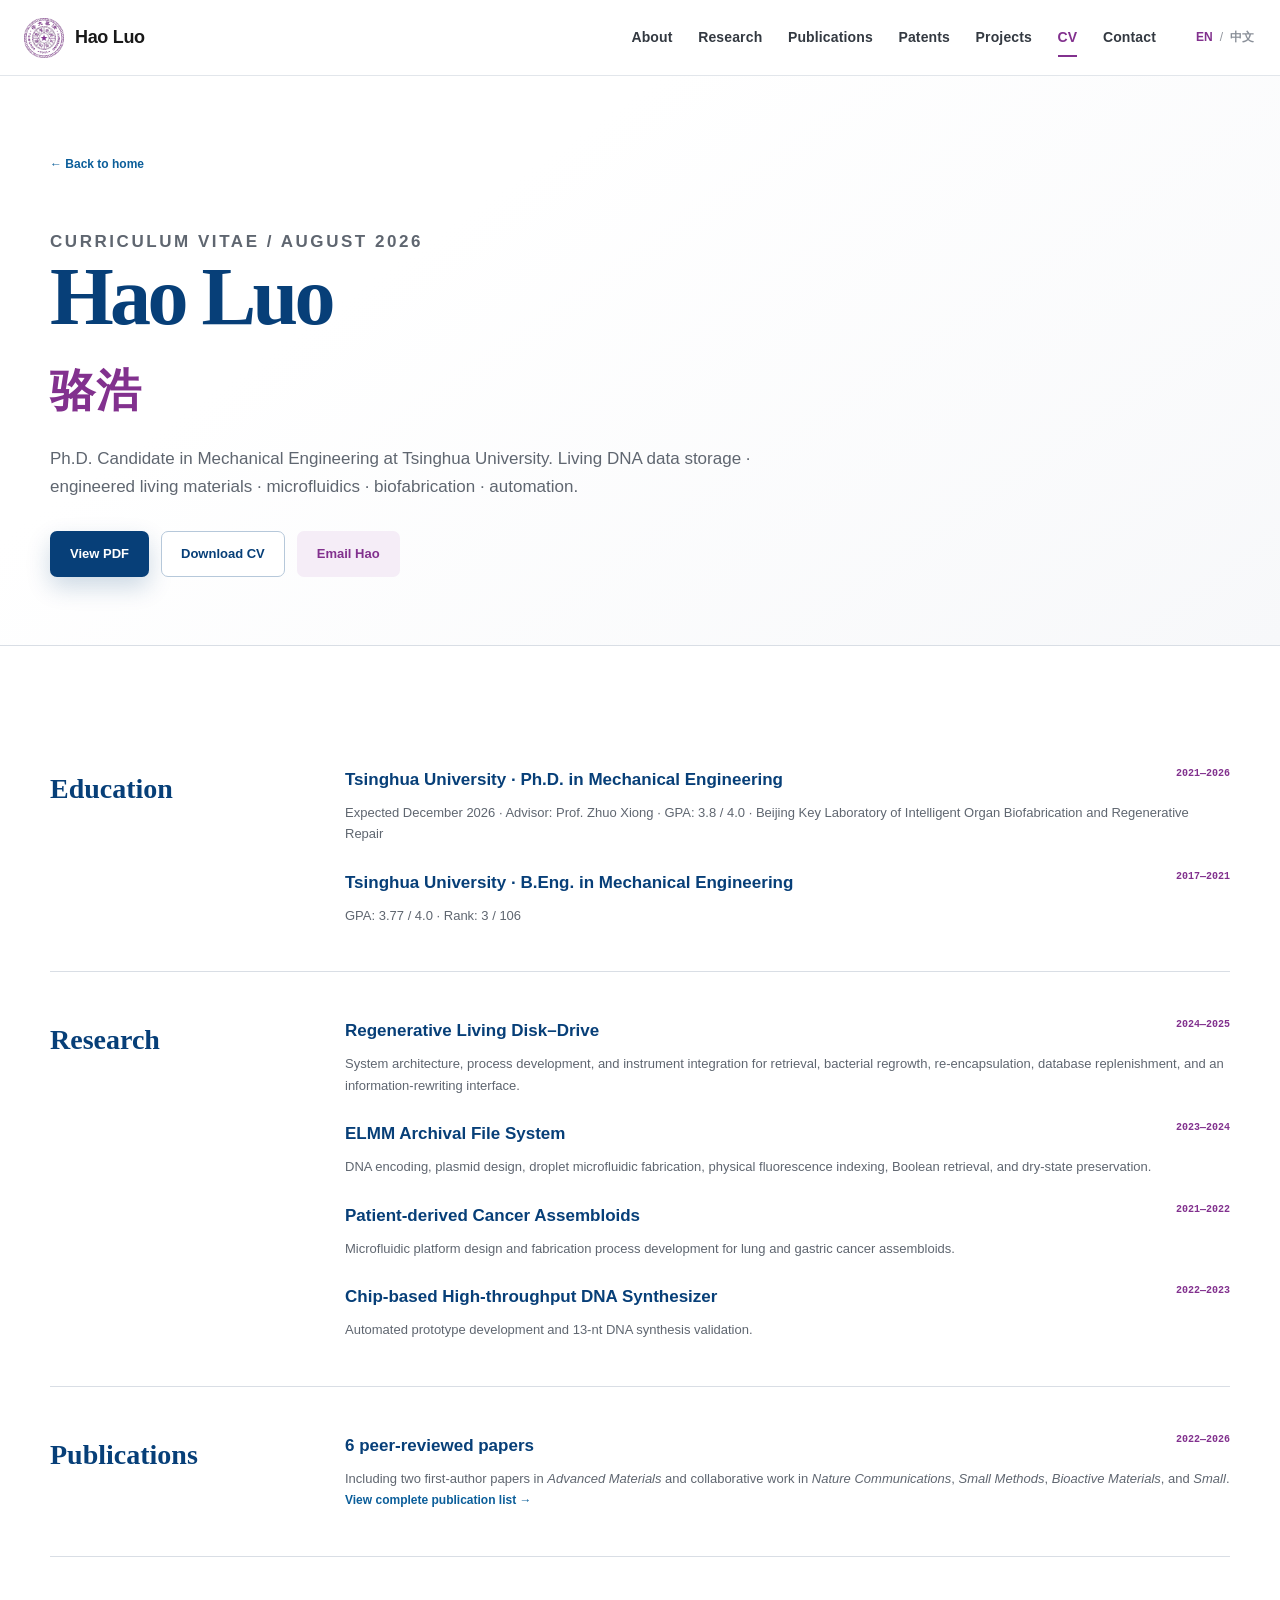
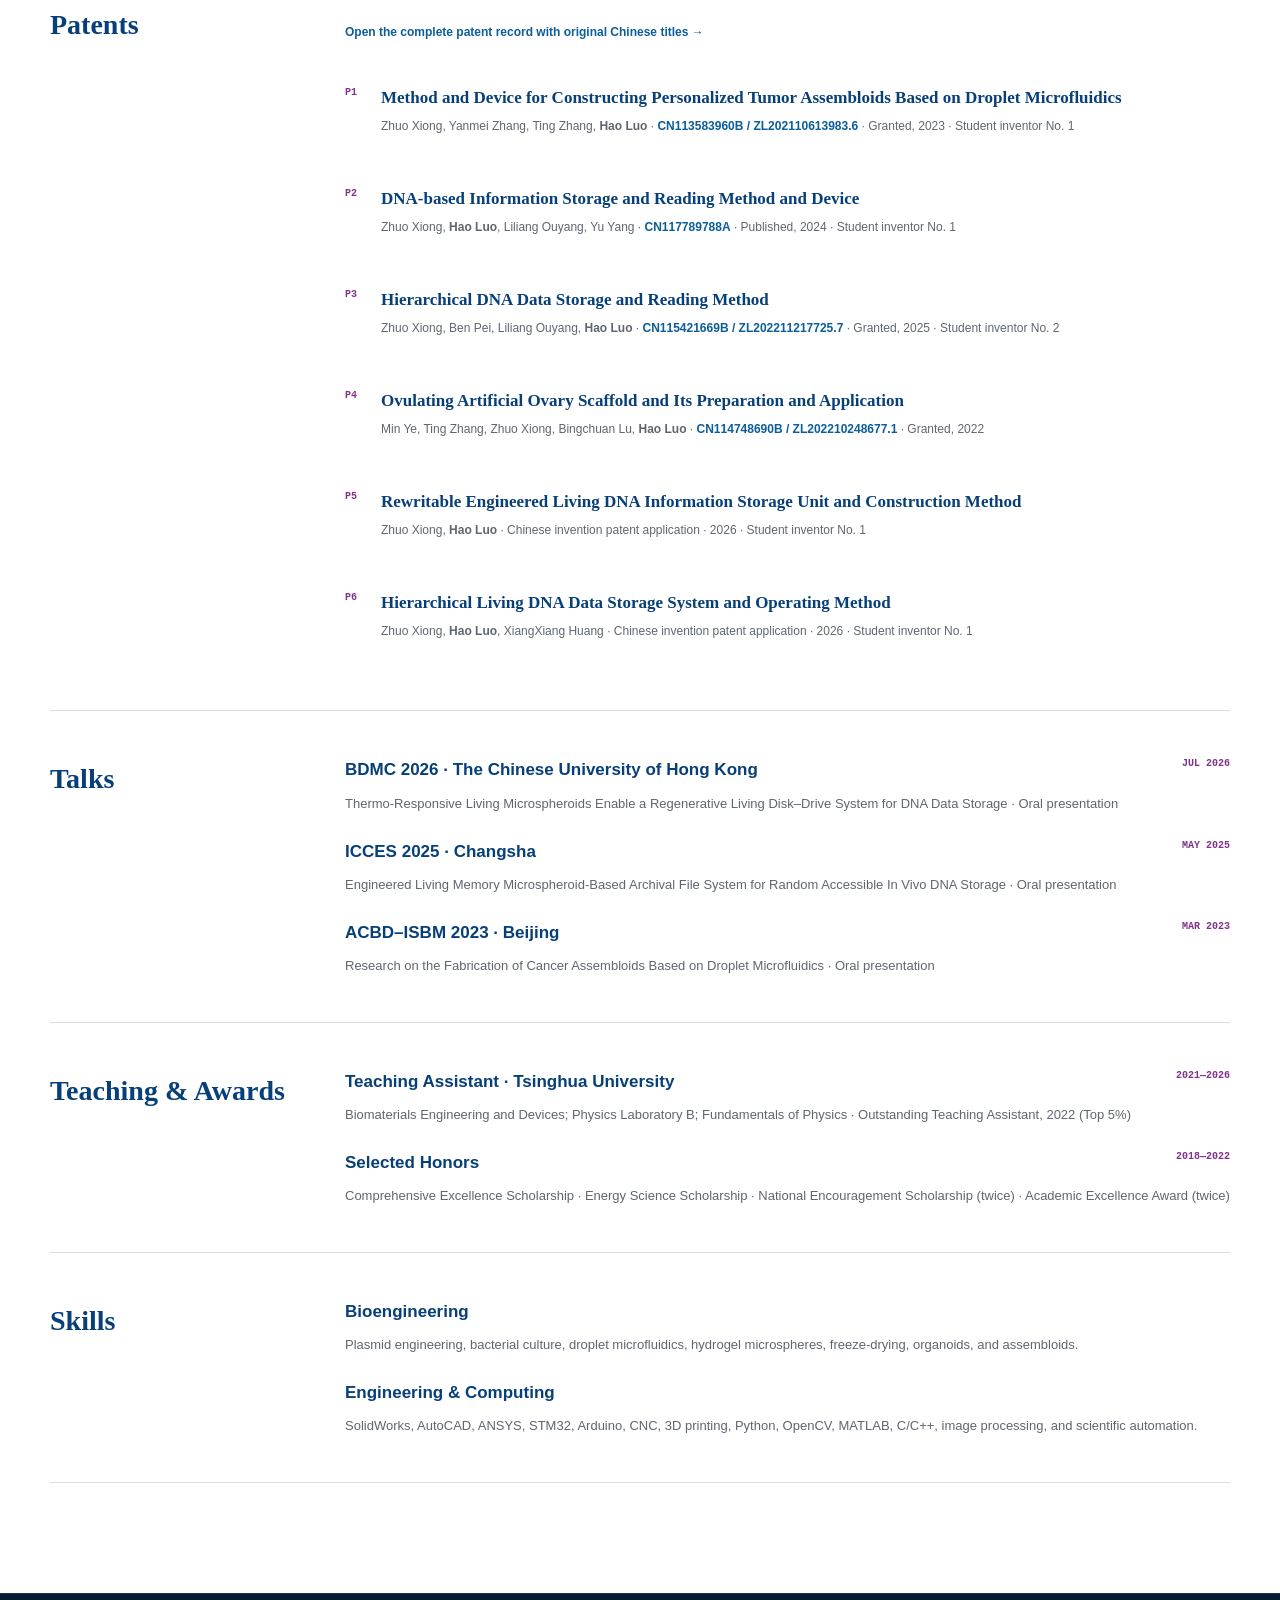
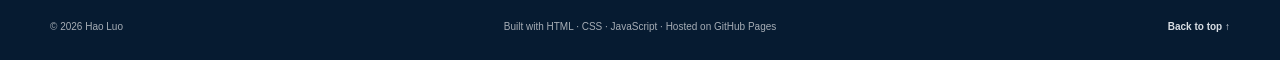
<file: cv.html>
<!doctype html>
<html lang="en">
<head>
  <meta charset="utf-8">
  <meta name="viewport" content="width=device-width, initial-scale=1">
  <title>Curriculum Vitae | Hao Luo</title>
  <meta name="description" content="Academic curriculum vitae of Hao Luo, Ph.D. candidate in Mechanical Engineering at Tsinghua University.">
  <link rel="canonical" href="https://charlie-99-max.github.io/cv.html">
  <link rel="icon" href="favicon.png" type="image/png">
  <link rel="stylesheet" href="css/style.css">
</head>
<body data-title-en="Curriculum Vitae | Hao Luo" data-title-zh="个人简历｜骆浩" data-description-en="Academic curriculum vitae of Hao Luo, Ph.D. candidate in Mechanical Engineering at Tsinghua University." data-description-zh="骆浩，清华大学机械工程博士研究生，研究方向为活体 DNA 数据存储、微流控、生物制造与科研装备自动化。">
  <a class="skip-link" href="#main" data-zh="跳至正文">Skip to content</a>
  <header class="site-header" id="top">
    <div class="nav-wrap">
      <a class="brand" href="index.html" aria-label="Hao Luo home"><img src="assets/images/tsinghua-seal.png" alt="Tsinghua University seal" width="42" height="42"><span data-zh="骆浩">Hao Luo</span></a>
      <button class="menu-toggle" type="button" aria-expanded="false" aria-controls="site-nav"><span class="sr-only">Open menu</span><span></span><span></span><span></span></button>
      <nav class="site-nav" id="site-nav" aria-label="Primary navigation">
        <a href="index.html#about" data-i18n="navAbout">About</a><a href="index.html#research" data-i18n="navResearch">Research</a><a href="publications.html" data-i18n="navPublications">Publications</a><a href="patents.html" data-i18n="navPatents">Patents</a><a href="projects.html" data-i18n="navProjects">Projects</a><a class="active" href="cv.html" data-i18n="navCv">CV</a><a href="index.html#contact" data-i18n="navContact">Contact</a>
      </nav>
      <div class="language-switch" aria-label="Language"><button class="lang-button active" type="button" data-set-lang="en" aria-pressed="true">EN</button><span aria-hidden="true">/</span><button class="lang-button" type="button" data-set-lang="zh" aria-pressed="false">中文</button></div>
    </div>
  </header>
  <main id="main">
    <section class="inner-hero">
      <div class="container reveal">
        <a class="back-link" href="index.html" data-zh="← 返回首页">← Back to home</a>
        <p class="section-index" data-zh="个人简历 / 2026 年 8 月">Curriculum Vitae / August 2026</p>
        <h1><span data-lang-only="en">Hao Luo<br><span class="title-zh">骆浩</span></span><span data-lang-only="zh" hidden>骆浩<br><span class="title-zh">Hao Luo</span></span></h1>
        <p data-zh="清华大学机械工程博士研究生。核心方向：活体 DNA 数据存储；研究与工程能力覆盖工程化活体材料、微流控、生物制造、机器视觉与科研装备自动化。">Ph.D. Candidate in Mechanical Engineering at Tsinghua University. Living DNA data storage · engineered living materials · microfluidics · biofabrication · automation.</p>
        <div class="cv-actions"><a class="button button-primary" href="assets/cv/Hao_Luo_CV_EN.pdf?v=20260813" data-href-en="assets/cv/Hao_Luo_CV_EN.pdf?v=20260813" data-href-zh="assets/cv/Hao_Luo_CV_CN.pdf?v=20260813" target="_blank" data-zh="查看中文 PDF">View PDF</a><a class="button button-secondary" href="assets/cv/Hao_Luo_CV_EN.pdf?v=20260813" data-href-en="assets/cv/Hao_Luo_CV_EN.pdf?v=20260813" data-href-zh="assets/cv/Hao_Luo_CV_CN.pdf?v=20260813" download data-zh="下载中文简历">Download CV</a><a class="button button-text" href="mailto:longalonga888@163.com" data-zh="发送邮件">Email Hao</a></div>
      </div>
    </section>
    <section class="inner-content">
      <div class="container">
        <section class="cv-section reveal"><h2 data-zh="教育背景">Education</h2><div class="cv-section-content"><article class="cv-entry"><h3 data-zh="清华大学 · 机械工程博士研究生">Tsinghua University · Ph.D. in Mechanical Engineering</h3><span class="cv-date">2021—2026</span><p data-zh="预计 2026 年 12 月毕业 · 导师：熊卓教授 · GPA：3.8 / 4.0 · 智能器官生物制造与功能重建北京市重点实验室">Expected December 2026 · Advisor: Prof. Zhuo Xiong · GPA: 3.8 / 4.0 · Beijing Key Laboratory of Intelligent Organ Biofabrication and Regenerative Repair</p></article><article class="cv-entry"><h3 data-zh="清华大学 · 机械工程工学学士">Tsinghua University · B.Eng. in Mechanical Engineering</h3><span class="cv-date">2017—2021</span><p data-zh="GPA：3.77 / 4.0 · 专业排名：3 / 106">GPA: 3.77 / 4.0 · Rank: 3 / 106</p></article></div></section>
        <section class="cv-section reveal"><h2 data-zh="代表性研究贡献">Research</h2><div class="cv-section-content"><article class="cv-entry"><h3 data-zh="可再生 Living Disk–Drive 系统">Regenerative Living Disk–Drive</h3><span class="cv-date">2024—2025</span><p data-zh="负责面向检索、工程菌扩增、再封装、数据库补库与信息改写接口的系统架构、工艺开发和仪器集成。">System architecture, process development, and instrument integration for retrieval, bacterial regrowth, re-encapsulation, database replenishment, and an information-rewriting interface.</p></article><article class="cv-entry"><h3 data-zh="ELMM 归档文件系统">ELMM Archival File System</h3><span class="cv-date">2023—2024</span><p data-zh="开展 DNA 编码、质粒设计、液滴微流控制造、荧光物理索引、布尔检索和干态保存研究。">DNA encoding, plasmid design, droplet microfluidic fabrication, physical fluorescence indexing, Boolean retrieval, and dry-state preservation.</p></article><article class="cv-entry"><h3 data-zh="患者来源肿瘤类组装体">Patient-derived Cancer Assembloids</h3><span class="cv-date">2021—2022</span><p data-zh="面向肺癌与胃癌类组装体研究，主要负责微流控平台设计与制造工艺开发。">Microfluidic platform design and fabrication process development for lung and gastric cancer assembloids.</p></article><article class="cv-entry"><h3 data-zh="芯片式高通量 DNA 合成仪">Chip-based High-throughput DNA Synthesizer</h3><span class="cv-date">2022—2023</span><p data-zh="开发自动化原型并完成 13 nt DNA 合成验证。">Automated prototype development and 13-nt DNA synthesis validation.</p></article></div></section>
        <section class="cv-section reveal"><h2 data-zh="同行评议论文">Publications</h2><div class="cv-section-content"><article class="cv-entry"><h3 data-zh="6 篇同行评议论文">6 peer-reviewed papers</h3><span class="cv-date">2022—2026</span><p><span data-lang-only="en">Including two first-author papers in <em>Advanced Materials</em> and collaborative work in <em>Nature Communications</em>, <em>Small Methods</em>, <em>Bioactive Materials</em>, and <em>Small</em>. <a class="text-link" href="publications.html">View complete publication list →</a></span><span data-lang-only="zh" hidden>其中 2 篇以第一作者发表于 <em>Advanced Materials</em>，合作论文发表于 <em>Nature Communications</em>、<em>Small Methods</em>、<em>Bioactive Materials</em> 与 <em>Small</em>。<a class="text-link" href="publications.html">查看全部 6 篇论文 →</a></span></p></article></div></section>
        <section class="cv-section reveal" id="patents"><h2 data-zh="中国发明专利">Patents</h2><div class="cv-section-content patent-list">
          <p><a class="text-link" href="patents.html" data-zh="查看包含中文原始题名的完整专利记录 →">Open the complete patent record with original Chinese titles →</a></p>
          <article class="patent-entry"><h3 data-zh="一种基于液滴微流控技术的个性化肿瘤类组装体构建方法及装置">Method and Device for Constructing Personalized Tumor Assembloids Based on Droplet Microfluidics</h3><p data-zh-html="熊卓、张艳梅、张婷、<strong>骆浩</strong> · <a href=&quot;https://patents.google.com/patent/CN113583960B/zh&quot; target=&quot;_blank&quot; rel=&quot;noopener&quot;>CN113583960B / ZL202110613983.6</a> · 2023 年授权 · 学生发明人第 1 位">Zhuo Xiong, Yanmei Zhang, Ting Zhang, <strong>Hao Luo</strong> · <a href="https://patents.google.com/patent/CN113583960B/zh" target="_blank" rel="noopener">CN113583960B / ZL202110613983.6</a> · Granted, 2023 · Student inventor No. 1</p></article>
          <article class="patent-entry"><h3 data-zh="信息的 DNA 存储、读取方法及装置">DNA-based Information Storage and Reading Method and Device</h3><p data-zh-html="熊卓、<strong>骆浩</strong>、欧阳礼亮、杨宇 · <a href=&quot;https://patents.google.com/patent/CN117789788A/zh&quot; target=&quot;_blank&quot; rel=&quot;noopener&quot;>CN117789788A</a> · 2024 年公开 · 学生发明人第 1 位">Zhuo Xiong, <strong>Hao Luo</strong>, Liliang Ouyang, Yu Yang · <a href="https://patents.google.com/patent/CN117789788A/zh" target="_blank" rel="noopener">CN117789788A</a> · Published, 2024 · Student inventor No. 1</p></article>
          <article class="patent-entry"><h3 data-zh="DNA 数据分级存储与读取方法">Hierarchical DNA Data Storage and Reading Method</h3><p data-zh-html="熊卓、裴犇、欧阳礼亮、<strong>骆浩</strong> · <a href=&quot;https://patents.google.com/patent/CN115421669B/zh&quot; target=&quot;_blank&quot; rel=&quot;noopener&quot;>CN115421669B / ZL202211217725.7</a> · 2025 年授权 · 学生发明人第 2 位">Zhuo Xiong, Ben Pei, Liliang Ouyang, <strong>Hao Luo</strong> · <a href="https://patents.google.com/patent/CN115421669B/zh" target="_blank" rel="noopener">CN115421669B / ZL202211217725.7</a> · Granted, 2025 · Student inventor No. 2</p></article>
          <article class="patent-entry"><h3 data-zh="一种可排卵的人工卵巢支架及其制备方法和应用">Ovulating Artificial Ovary Scaffold and Its Preparation and Application</h3><p data-zh-html="叶旻、张婷、熊卓、鲁冰川、<strong>骆浩</strong> · <a href=&quot;https://patents.google.com/patent/CN114748690B/zh&quot; target=&quot;_blank&quot; rel=&quot;noopener&quot;>CN114748690B / ZL202210248677.1</a> · 2022 年授权">Min Ye, Ting Zhang, Zhuo Xiong, Bingchuan Lu, <strong>Hao Luo</strong> · <a href="https://patents.google.com/patent/CN114748690B/zh" target="_blank" rel="noopener">CN114748690B / ZL202210248677.1</a> · Granted, 2022</p></article>
          <article class="patent-entry"><h3 data-zh="一种可循环改写的工程化活体 DNA 信息存储单元及其构建方法">Rewritable Engineered Living DNA Information Storage Unit and Construction Method</h3><p data-zh-html="熊卓、<strong>骆浩</strong> · 中国发明专利申请 · 2026 · 学生发明人第 1 位">Zhuo Xiong, <strong>Hao Luo</strong> · Chinese invention patent application · 2026 · Student inventor No. 1</p></article>
          <article class="patent-entry"><h3 data-zh="一种分级活体 DNA 数据存储系统及其运行方法">Hierarchical Living DNA Data Storage System and Operating Method</h3><p data-zh-html="熊卓、<strong>骆浩</strong>、黄想响 · 中国发明专利申请 · 2026 · 学生发明人第 1 位">Zhuo Xiong, <strong>Hao Luo</strong>, XiangXiang Huang · Chinese invention patent application · 2026 · Student inventor No. 1</p></article>
        </div></section>
        <section class="cv-section reveal"><h2 data-zh="会议报告与交流">Talks</h2><div class="cv-section-content"><article class="cv-entry"><h3 data-zh="BDMC 2026 · 香港中文大学">BDMC 2026 · The Chinese University of Hong Kong</h3><span class="cv-date" data-zh="2026 年 7 月">JUL 2026</span><p><span data-lang-only="en">Thermo-Responsive Living Microspheroids Enable a Regenerative Living Disk–Drive System for DNA Data Storage · Oral presentation</span><span data-lang-only="zh" hidden>“Thermo-Responsive Living Microspheroids Enable a Regenerative Living Disk–Drive System for DNA Data Storage” · 口头报告</span></p></article><article class="cv-entry"><h3 data-zh="ICCES 2025 · 长沙">ICCES 2025 · Changsha</h3><span class="cv-date" data-zh="2025 年 5 月">MAY 2025</span><p><span data-lang-only="en">Engineered Living Memory Microspheroid-Based Archival File System for Random Accessible In Vivo DNA Storage · Oral presentation</span><span data-lang-only="zh" hidden>“Engineered Living Memory Microspheroid-Based Archival File System for Random Accessible In Vivo DNA Storage” · 口头报告</span></p></article><article class="cv-entry"><h3 data-zh="ACBD–ISBM 2023 · 北京">ACBD–ISBM 2023 · Beijing</h3><span class="cv-date" data-zh="2023 年 3 月">MAR 2023</span><p><span data-lang-only="en">Research on the Fabrication of Cancer Assembloids Based on Droplet Microfluidics · Oral presentation</span><span data-lang-only="zh" hidden>“Research on the Fabrication of Cancer Assembloids Based on Droplet Microfluidics” · 口头报告</span></p></article></div></section>
        <section class="cv-section reveal"><h2 data-zh="教学与奖励">Teaching & Awards</h2><div class="cv-section-content"><article class="cv-entry"><h3 data-zh="清华大学助教">Teaching Assistant · Tsinghua University</h3><span class="cv-date">2021—2026</span><p data-zh="《生物材料工程与器件》《大学物理实验 B》《大学物理基础》· 2022 年获评清华大学优秀助教（全校前 5%）">Biomaterials Engineering and Devices; Physics Laboratory B; Fundamentals of Physics · Outstanding Teaching Assistant, 2022 (Top 5%)</p></article><article class="cv-entry"><h3 data-zh="代表性荣誉">Selected Honors</h3><span class="cv-date">2018—2022</span><p data-zh="综合优秀奖学金 · 能源科学奖学金 · 国家励志奖学金（两次）· 学业优秀奖（两次）">Comprehensive Excellence Scholarship · Energy Science Scholarship · National Encouragement Scholarship (twice) · Academic Excellence Award (twice)</p></article></div></section>
        <section class="cv-section reveal"><h2 data-zh="专业技能">Skills</h2><div class="cv-section-content"><article class="cv-entry"><h3 data-zh="生物工程">Bioengineering</h3><p data-zh="质粒工程、细菌培养、液滴微流控、水凝胶微球、冻干、类器官与类组装体。">Plasmid engineering, bacterial culture, droplet microfluidics, hydrogel microspheres, freeze-drying, organoids, and assembloids.</p></article><article class="cv-entry"><h3 data-zh="工程与计算">Engineering & Computing</h3><p data-zh="SolidWorks、AutoCAD、ANSYS、STM32、Arduino、CNC、3D 打印、Python、OpenCV、MATLAB、C/C++、图像处理与科研自动化。">SolidWorks, AutoCAD, ANSYS, STM32, Arduino, CNC, 3D printing, Python, OpenCV, MATLAB, C/C++, image processing, and scientific automation.</p></article></div></section>
      </div>
    </section>
  </main>
  <footer class="site-footer"><div class="container footer-grid"><p data-zh="© 2026 骆浩">© 2026 Hao Luo</p><p data-zh="使用 HTML · CSS · JavaScript 构建 · 托管于 GitHub Pages">Built with HTML · CSS · JavaScript <span>·</span> Hosted on GitHub Pages</p><a href="#top" data-zh="返回顶部 ↑">Back to top ↑</a></div></footer>
  <script src="js/main.js" defer></script>
</body>
</html>
</file>
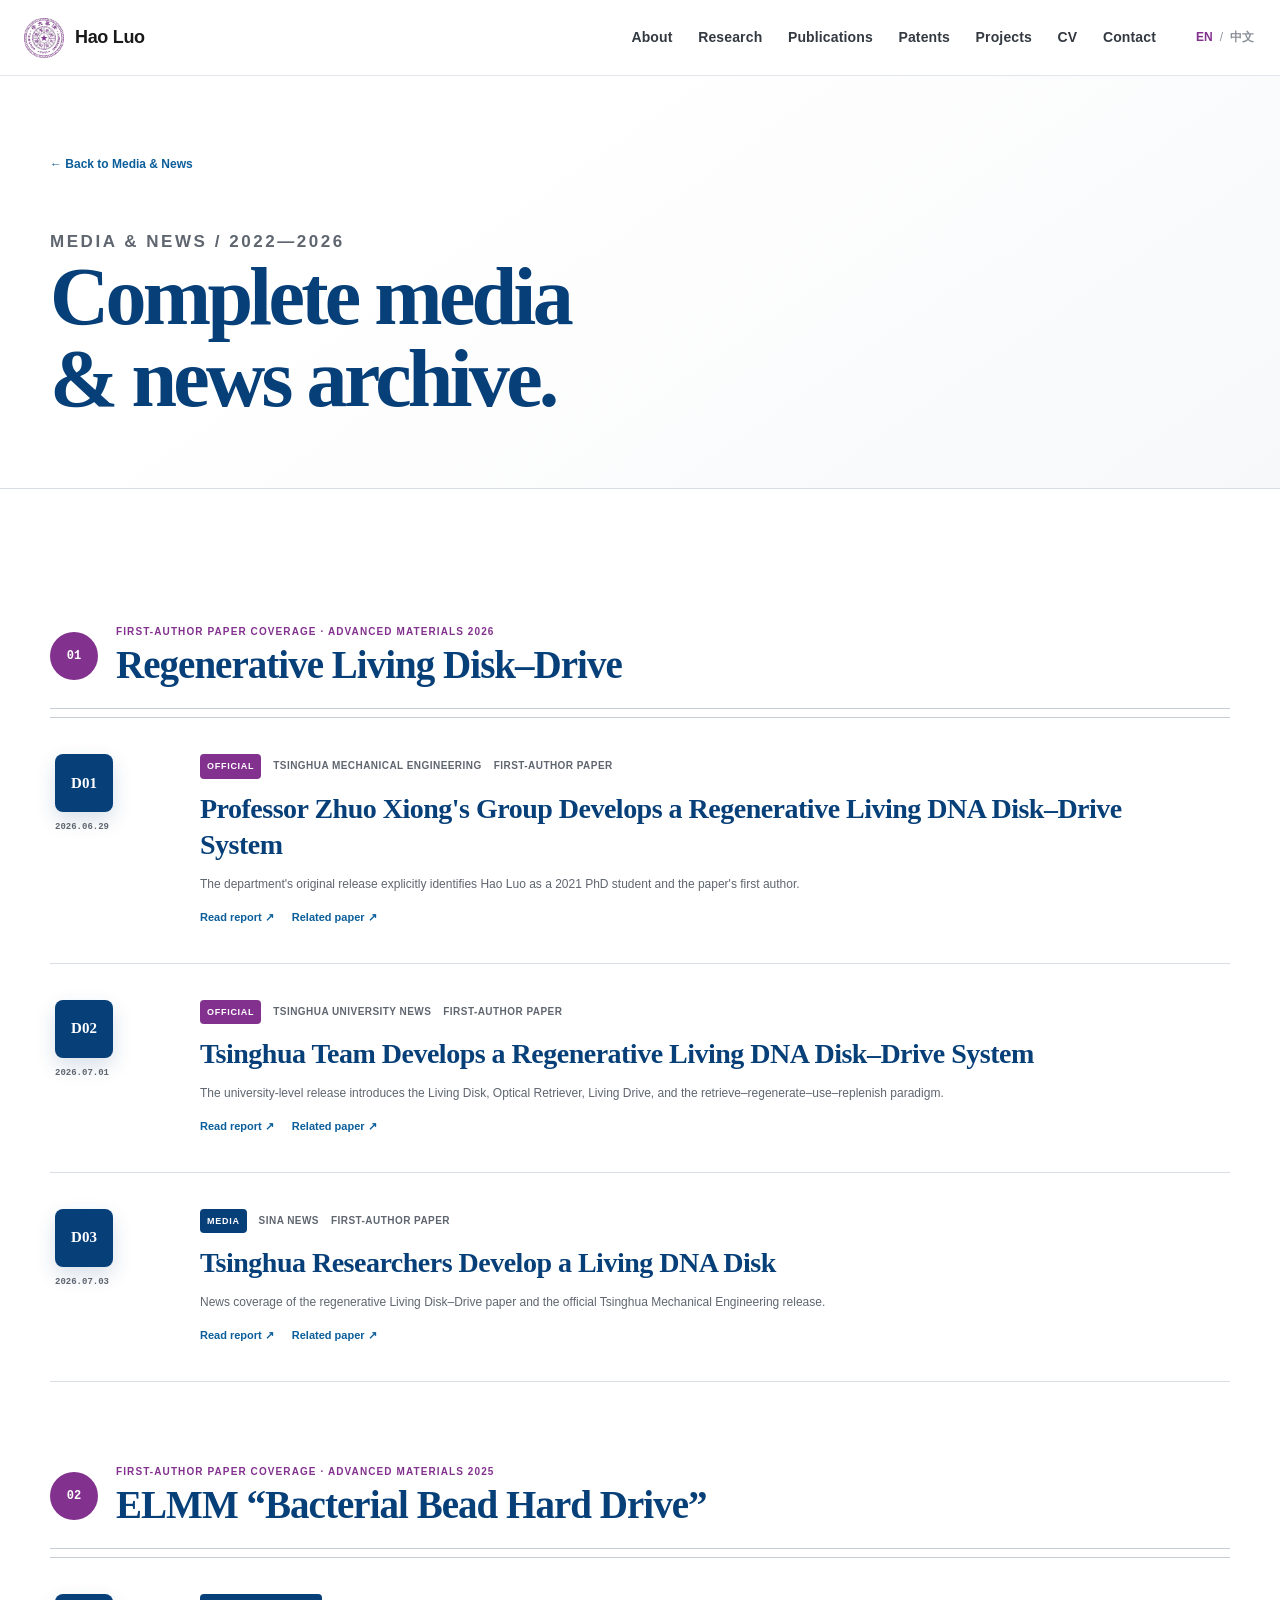
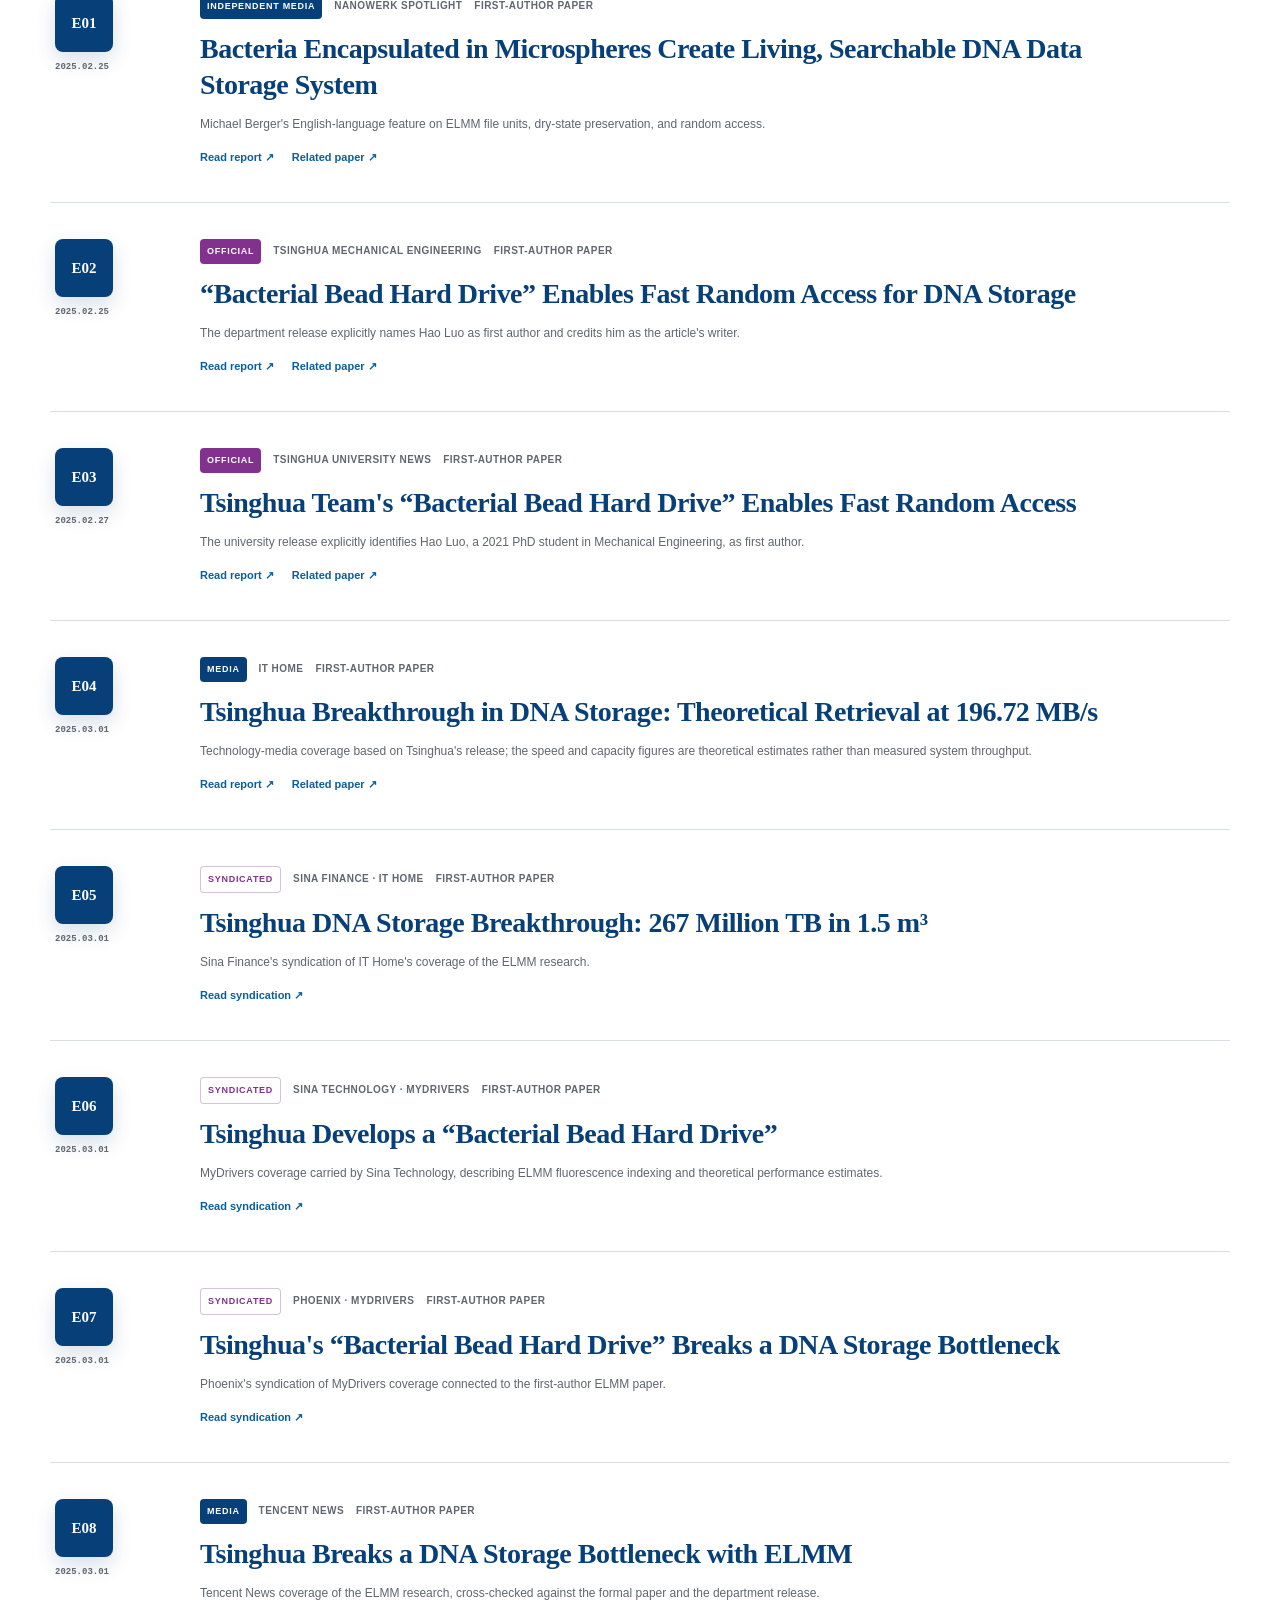
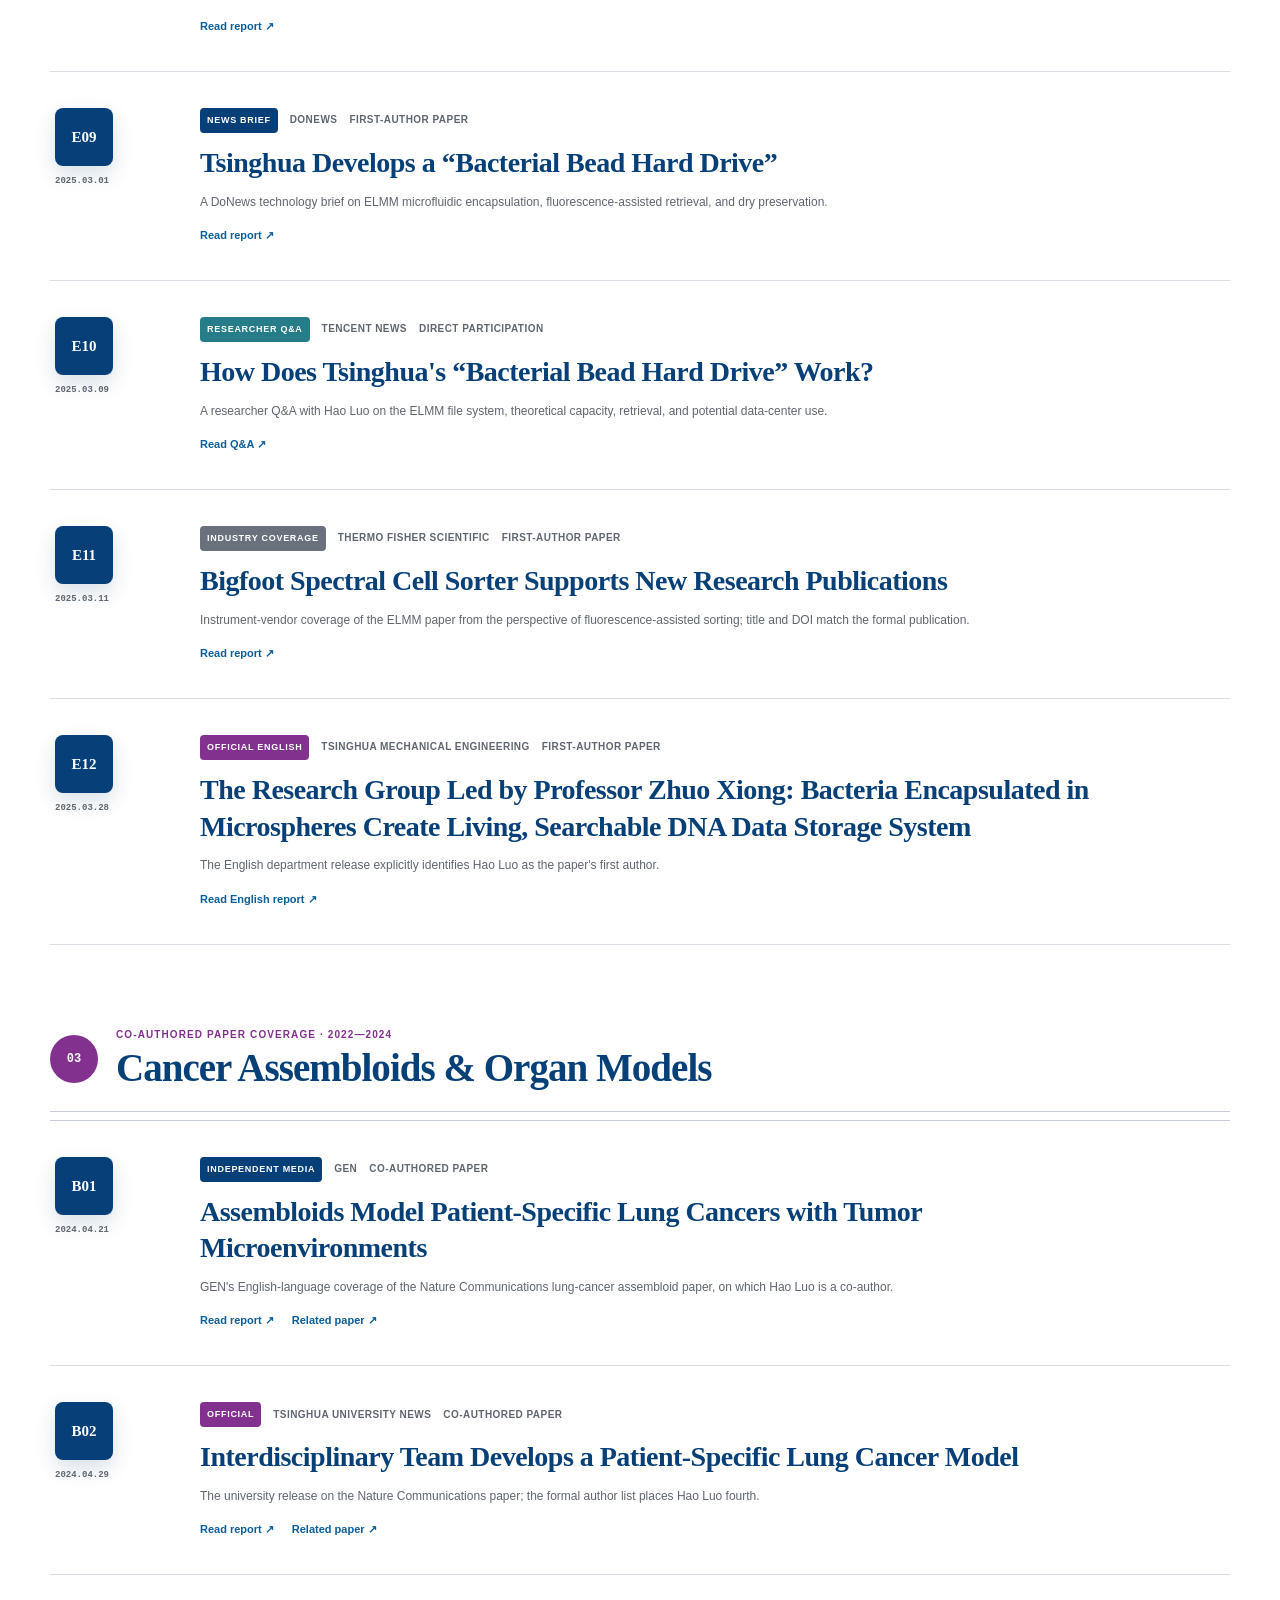
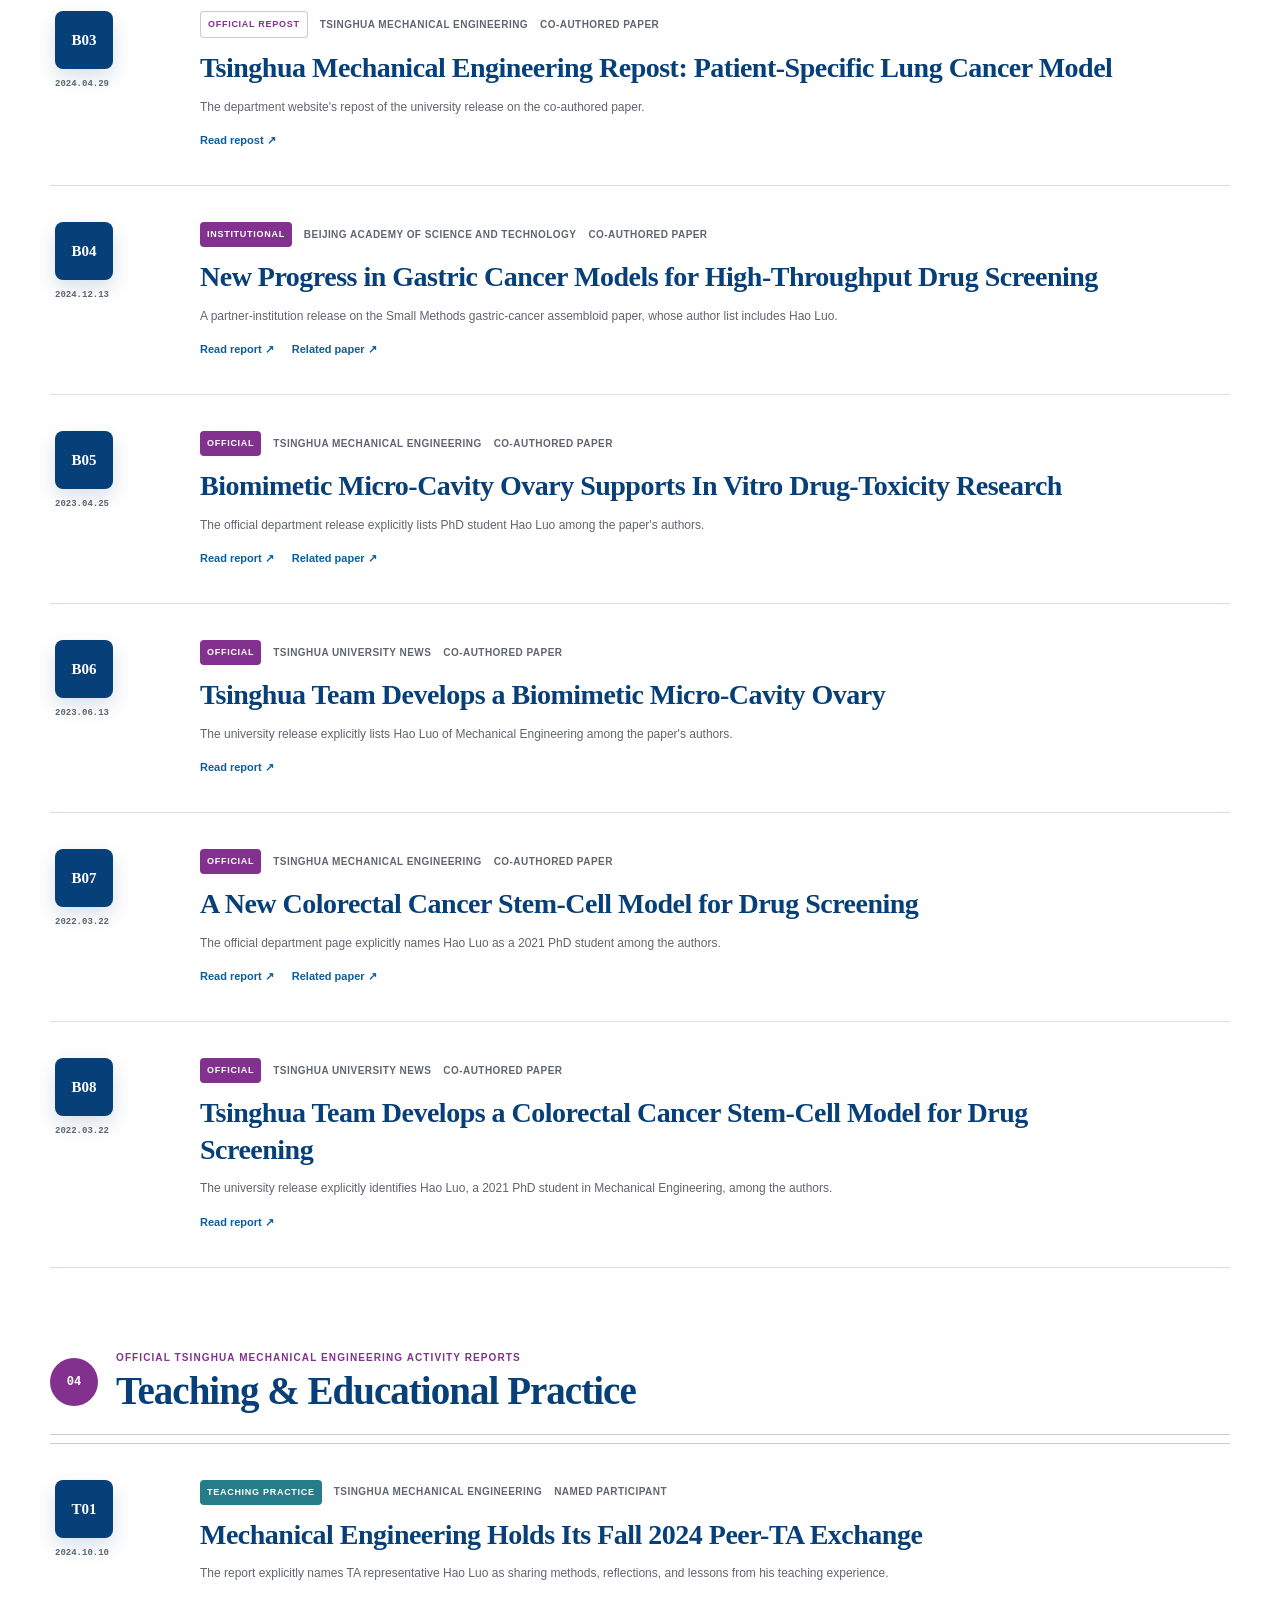
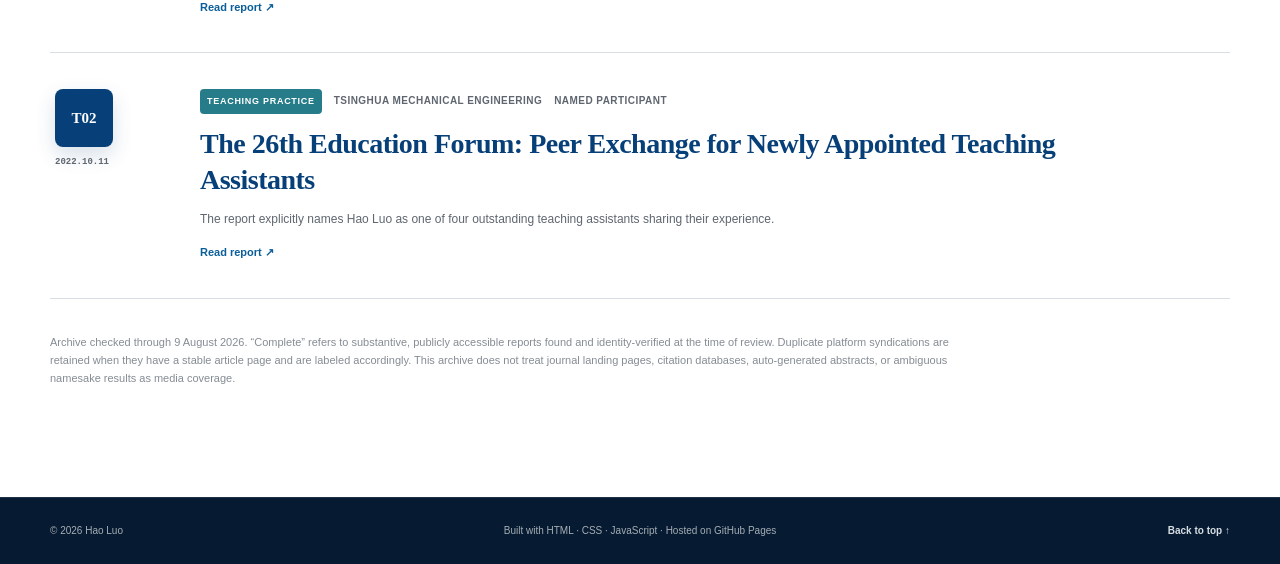
<file: media.html>
<!doctype html>
<html lang="en">
<head>
  <meta charset="utf-8">
  <meta name="viewport" content="width=device-width, initial-scale=1">
  <title>Media &amp; News | Hao Luo</title>
  <meta name="description" content="Media, institutional news, and teaching-practice coverage connected to Hao Luo's publications and activities at Tsinghua University Department of Mechanical Engineering.">
  <link rel="canonical" href="https://charlie-99-max.github.io/media.html">
  <link rel="icon" href="favicon.png" type="image/png">
  <link rel="stylesheet" href="css/style.css">
</head>
<body data-title-en="Media &amp; News | Hao Luo" data-title-zh="媒体与新闻｜骆浩" data-description-en="Media, institutional news, and teaching-practice coverage connected to Hao Luo's publications and activities at Tsinghua University Department of Mechanical Engineering." data-description-zh="与清华大学机械工程系骆浩的论文成果及教学实践相关的媒体报道与机构新闻。">
  <a class="skip-link" href="#main" data-zh="跳至正文">Skip to content</a>
  <header class="site-header" id="top">
    <div class="nav-wrap">
      <a class="brand" href="index.html" aria-label="Hao Luo home"><img src="assets/images/tsinghua-seal.png" alt="Tsinghua University seal" width="42" height="42"><span data-zh="骆浩">Hao Luo</span></a>
      <button class="menu-toggle" type="button" aria-expanded="false" aria-controls="site-nav"><span class="sr-only">Open menu</span><span></span><span></span><span></span></button>
      <nav class="site-nav" id="site-nav" aria-label="Primary navigation">
        <a href="index.html#about" data-i18n="navAbout">About</a><a href="index.html#research" data-i18n="navResearch">Research</a><a href="publications.html" data-i18n="navPublications">Publications</a><a href="patents.html" data-i18n="navPatents">Patents</a><a href="projects.html" data-i18n="navProjects">Projects</a><a href="cv.html" data-i18n="navCv">CV</a><a href="index.html#contact" data-i18n="navContact">Contact</a>
      </nav>
      <div class="language-switch" aria-label="Language"><button class="lang-button active" type="button" data-set-lang="en" aria-pressed="true">EN</button><span aria-hidden="true">/</span><button class="lang-button" type="button" data-set-lang="zh" aria-pressed="false">中文</button></div>
    </div>
  </header>

  <main id="main">
    <section class="inner-hero">
      <div class="container reveal">
        <a class="back-link" href="index.html#media-title" data-zh="← 返回首页媒体与新闻">← Back to Media &amp; News</a>
        <p class="section-index" data-zh="媒体与新闻 / 2022—2026">Media &amp; News / 2022—2026</p>
        <h1><span data-lang-only="en">Complete media<br>&amp; news archive.</span><span data-lang-only="zh" hidden>完整媒体与新闻档案</span></h1>
      </div>
    </section>

    <section class="inner-content all-media">
      <div class="container">
        <section class="media-record-group" aria-labelledby="living-disk-media">
          <div class="project-group-heading reveal"><span>01</span><div><p data-zh="第一作者论文报道 · Advanced Materials 2026">First-author paper coverage · Advanced Materials 2026</p><h2 id="living-disk-media" data-zh="可再生 Living Disk–Drive">Regenerative Living Disk–Drive</h2></div></div>
          <div class="media-record-list">
            <article class="media-record reveal">
              <div class="media-record-index"><span>D01</span><small>2026.06.29</small></div>
              <div class="media-record-main"><div class="media-record-meta"><span class="tag" data-zh="官方发布">OFFICIAL</span><span data-zh="清华大学机械工程系">Tsinghua Mechanical Engineering</span><span data-zh="第一作者论文">FIRST-AUTHOR PAPER</span></div><h3 data-zh="机械系熊卓课题组研发“活体可再生 DNA 硬盘存储系统”">Professor Zhuo Xiong's Group Develops a Regenerative Living DNA Disk–Drive System</h3><p data-zh="机械系首发页面，明确写明骆浩为 2021 级博士生及论文第一作者。">The department's original release explicitly identifies Hao Luo as a 2021 PhD student and the paper's first author.</p><div class="media-record-links"><a href="https://me.tsinghua.edu.cn/info/1003/3883.htm" target="_blank" rel="noopener" data-zh="阅读报道 ↗">Read report ↗</a><a href="https://doi.org/10.1002/adma.73806" target="_blank" rel="noopener" data-zh="相关论文 ↗">Related paper ↗</a></div></div>
            </article>
            <article class="media-record reveal">
              <div class="media-record-index"><span>D02</span><small>2026.07.01</small></div>
              <div class="media-record-main"><div class="media-record-meta"><span class="tag" data-zh="官方发布">OFFICIAL</span><span data-zh="清华新闻网">Tsinghua University News</span><span data-zh="第一作者论文">FIRST-AUTHOR PAPER</span></div><h3 data-zh="机械系熊卓团队研发活体可再生 DNA 硬盘存储系统">Tsinghua Team Develops a Regenerative Living DNA Disk–Drive System</h3><p data-zh="清华大学新闻网校级发布，介绍 Living Disk、Optical Retriever、Living Drive 及“检索—再生—使用及补库”范式。">The university-level release introduces the Living Disk, Optical Retriever, Living Drive, and the retrieve–regenerate–use–replenish paradigm.</p><div class="media-record-links"><a href="https://www.tsinghua.edu.cn/info/1175/127166.htm" target="_blank" rel="noopener" data-zh="阅读报道 ↗">Read report ↗</a><a href="https://doi.org/10.1002/adma.73806" target="_blank" rel="noopener" data-zh="相关论文 ↗">Related paper ↗</a></div></div>
            </article>
            <article class="media-record reveal">
              <div class="media-record-index"><span>D03</span><small>2026.07.03</small></div>
              <div class="media-record-main"><div class="media-record-meta"><span class="tag tag-blue" data-zh="媒体报道">MEDIA</span><span data-zh="新浪新闻">Sina News</span><span data-zh="第一作者论文">FIRST-AUTHOR PAPER</span></div><h3 data-zh="清华研发活体 DNA 硬盘">Tsinghua Researchers Develop a Living DNA Disk</h3><p data-zh="对可再生 Living Disk–Drive 论文与清华机械系官方发布的新闻报道。">News coverage of the regenerative Living Disk–Drive paper and the official Tsinghua Mechanical Engineering release.</p><div class="media-record-links"><a href="https://www.sina.cn/news/detail/5316509820780974.html" target="_blank" rel="noopener" data-zh="阅读报道 ↗">Read report ↗</a><a href="https://doi.org/10.1002/adma.73806" target="_blank" rel="noopener" data-zh="相关论文 ↗">Related paper ↗</a></div></div>
            </article>
          </div>
        </section>

        <section class="media-record-group" aria-labelledby="elmm-media">
          <div class="project-group-heading reveal"><span>02</span><div><p data-zh="第一作者论文报道 · Advanced Materials 2025">First-author paper coverage · Advanced Materials 2025</p><h2 id="elmm-media" data-zh="ELMM “细菌彩珠硬盘”">ELMM “Bacterial Bead Hard Drive”</h2></div></div>
          <div class="media-record-list">
            <article class="media-record reveal"><div class="media-record-index"><span>E01</span><small>2025.02.25</small></div><div class="media-record-main"><div class="media-record-meta"><span class="tag tag-blue" data-zh="独立报道">INDEPENDENT MEDIA</span><span>Nanowerk Spotlight</span><span data-zh="第一作者论文">FIRST-AUTHOR PAPER</span></div><h3>Bacteria Encapsulated in Microspheres Create Living, Searchable DNA Data Storage System</h3><p data-zh="Michael Berger 撰写的英文专题报道，系统介绍 ELMM 的物理文件单元、干态保存与随机访问。">Michael Berger's English-language feature on ELMM file units, dry-state preservation, and random access.</p><div class="media-record-links"><a href="https://www.nanowerk.com/spotlight/spotid=66465.php" target="_blank" rel="noopener" data-zh="阅读报道 ↗">Read report ↗</a><a href="https://doi.org/10.1002/adma.202415358" target="_blank" rel="noopener" data-zh="相关论文 ↗">Related paper ↗</a></div></div></article>
            <article class="media-record reveal"><div class="media-record-index"><span>E02</span><small>2025.02.25</small></div><div class="media-record-main"><div class="media-record-meta"><span class="tag" data-zh="官方首发">OFFICIAL</span><span data-zh="清华大学机械工程系">Tsinghua Mechanical Engineering</span><span data-zh="第一作者论文">FIRST-AUTHOR PAPER</span></div><h3 data-zh="机械系熊卓课题组研发“细菌彩珠硬盘”实现 DNA 存储的快速随机访问">“Bacterial Bead Hard Drive” Enables Fast Random Access for DNA Storage</h3><p data-zh="机械系首发页面明确写明骆浩为论文第一作者，并署名骆浩撰稿。">The department release explicitly names Hao Luo as first author and credits him as the article's writer.</p><div class="media-record-links"><a href="https://me.tsinghua.edu.cn/info/1006/3546.htm" target="_blank" rel="noopener" data-zh="阅读报道 ↗">Read report ↗</a><a href="https://doi.org/10.1002/adma.202415358" target="_blank" rel="noopener" data-zh="相关论文 ↗">Related paper ↗</a></div></div></article>
            <article class="media-record reveal"><div class="media-record-index"><span>E03</span><small>2025.02.27</small></div><div class="media-record-main"><div class="media-record-meta"><span class="tag" data-zh="官方发布">OFFICIAL</span><span data-zh="清华新闻网">Tsinghua University News</span><span data-zh="第一作者论文">FIRST-AUTHOR PAPER</span></div><h3 data-zh="机械系熊卓课题组研发“细菌彩珠硬盘”实现 DNA 存储的快速随机访问">Tsinghua Team's “Bacterial Bead Hard Drive” Enables Fast Random Access</h3><p data-zh="清华新闻网校级发布，明确写明清华机械系 2021 级博士生骆浩为论文第一作者。">The university release explicitly identifies Hao Luo, a 2021 PhD student in Mechanical Engineering, as first author.</p><div class="media-record-links"><a href="https://www.tsinghua.edu.cn/info/1175/117204.htm" target="_blank" rel="noopener" data-zh="阅读报道 ↗">Read report ↗</a><a href="https://doi.org/10.1002/adma.202415358" target="_blank" rel="noopener" data-zh="相关论文 ↗">Related paper ↗</a></div></div></article>
            <article class="media-record reveal"><div class="media-record-index"><span>E04</span><small>2025.03.01</small></div><div class="media-record-main"><div class="media-record-meta"><span class="tag tag-blue" data-zh="媒体报道">MEDIA</span><span>IT Home</span><span data-zh="第一作者论文">FIRST-AUTHOR PAPER</span></div><h3 data-zh="清华大学突破 DNA 存储瓶颈：理论检索 196.72 MB/s，1.5 m³ 存储 2.67 亿 TB 数据">Tsinghua Breakthrough in DNA Storage: Theoretical Retrieval at 196.72 MB/s</h3><p data-zh="基于清华官方发布的科技媒体报道；其中速度与容量为论文中的理论估算，不是实测系统吞吐量。">Technology-media coverage based on Tsinghua's release; the speed and capacity figures are theoretical estimates rather than measured system throughput.</p><div class="media-record-links"><a href="https://www.ithome.com/0/834/627.htm" target="_blank" rel="noopener" data-zh="阅读报道 ↗">Read report ↗</a><a href="https://doi.org/10.1002/adma.202415358" target="_blank" rel="noopener" data-zh="相关论文 ↗">Related paper ↗</a></div></div></article>
            <article class="media-record reveal"><div class="media-record-index"><span>E05</span><small>2025.03.01</small></div><div class="media-record-main"><div class="media-record-meta"><span class="tag tag-outline" data-zh="转载">SYNDICATED</span><span data-zh="新浪财经 · IT之家">Sina Finance · IT Home</span><span data-zh="第一作者论文">FIRST-AUTHOR PAPER</span></div><h3 data-zh="清华大学突破 DNA 存储瓶颈——1.5 m³ 可存储约 2.67 亿 TB 数据">Tsinghua DNA Storage Breakthrough: 267 Million TB in 1.5 m³</h3><p data-zh="新浪财经转载 IT之家对 ELMM 研究的报道。">Sina Finance's syndication of IT Home's coverage of the ELMM research.</p><div class="media-record-links"><a href="https://finance.sina.com.cn/tech/digi/2025-03-01/doc-inencxhk8810698.shtml" target="_blank" rel="noopener" data-zh="阅读转载 ↗">Read syndication ↗</a></div></div></article>
            <article class="media-record reveal"><div class="media-record-index"><span>E06</span><small>2025.03.01</small></div><div class="media-record-main"><div class="media-record-meta"><span class="tag tag-outline" data-zh="转载">SYNDICATED</span><span data-zh="新浪科技 · 快科技">Sina Technology · MyDrivers</span><span data-zh="第一作者论文">FIRST-AUTHOR PAPER</span></div><h3 data-zh="清华大学研发细菌彩珠硬盘：突破 DNA 存储瓶颈">Tsinghua Develops a “Bacterial Bead Hard Drive”</h3><p data-zh="新浪科技刊载的快科技报道，介绍 ELMM 的荧光索引、理论检索速度与理论容量估算。">MyDrivers coverage carried by Sina Technology, describing ELMM fluorescence indexing and theoretical performance estimates.</p><div class="media-record-links"><a href="https://finance.sina.com.cn/tech/roll/2025-03-01/doc-inenchkr1569853.shtml" target="_blank" rel="noopener" data-zh="阅读转载 ↗">Read syndication ↗</a></div></div></article>
            <article class="media-record reveal"><div class="media-record-index"><span>E07</span><small>2025.03.01</small></div><div class="media-record-main"><div class="media-record-meta"><span class="tag tag-outline" data-zh="转载">SYNDICATED</span><span data-zh="凤凰网 · 驱动之家">Phoenix · MyDrivers</span><span data-zh="第一作者论文">FIRST-AUTHOR PAPER</span></div><h3 data-zh="清华大学研发细菌彩珠硬盘：突破 DNA 存储瓶颈，一个冰箱体积能存 2.6 亿 TB 数据">Tsinghua's “Bacterial Bead Hard Drive” Breaks a DNA Storage Bottleneck</h3><p data-zh="凤凰网刊载的驱动之家报道，关联 ELMM 第一作者论文。">Phoenix's syndication of MyDrivers coverage connected to the first-author ELMM paper.</p><div class="media-record-links"><a href="https://i.ifeng.com/c/8hMdGYHEFlS" target="_blank" rel="noopener" data-zh="阅读转载 ↗">Read syndication ↗</a></div></div></article>
            <article class="media-record reveal"><div class="media-record-index"><span>E08</span><small>2025.03.01</small></div><div class="media-record-main"><div class="media-record-meta"><span class="tag tag-blue" data-zh="媒体报道">MEDIA</span><span data-zh="腾讯新闻">Tencent News</span><span data-zh="第一作者论文">FIRST-AUTHOR PAPER</span></div><h3 data-zh="清华大学突破 DNA 存储瓶颈——理论检索速度达 196.72 MB/s">Tsinghua Breaks a DNA Storage Bottleneck with ELMM</h3><p data-zh="腾讯新闻平台对 ELMM 研究的报道；以正式论文与清华机械系官方发布核验关联关系。">Tencent News coverage of the ELMM research, cross-checked against the formal paper and the department release.</p><div class="media-record-links"><a href="https://news.qq.com/rain/a/20250301A05QVH00" target="_blank" rel="noopener" data-zh="阅读报道 ↗">Read report ↗</a></div></div></article>
            <article class="media-record reveal"><div class="media-record-index"><span>E09</span><small>2025.03.01</small></div><div class="media-record-main"><div class="media-record-meta"><span class="tag tag-blue" data-zh="媒体快讯">NEWS BRIEF</span><span>DoNews</span><span data-zh="第一作者论文">FIRST-AUTHOR PAPER</span></div><h3 data-zh="清华大学研发“细菌彩珠硬盘”，突破 DNA 存储瓶颈">Tsinghua Develops a “Bacterial Bead Hard Drive”</h3><p data-zh="DoNews 科技快讯，介绍 ELMM 的微流控封装、荧光检索与干态保存。">A DoNews technology brief on ELMM microfluidic encapsulation, fluorescence-assisted retrieval, and dry preservation.</p><div class="media-record-links"><a href="https://www.donews.com/news/detail/8/4787110.html" target="_blank" rel="noopener" data-zh="阅读报道 ↗">Read report ↗</a></div></div></article>
            <article class="media-record reveal"><div class="media-record-index"><span>E10</span><small>2025.03.09</small></div><div class="media-record-main"><div class="media-record-meta"><span class="tag tag-cyan" data-zh="本人专题问答">RESEARCHER Q&amp;A</span><span data-zh="腾讯新闻">Tencent News</span><span data-zh="本人回答">DIRECT PARTICIPATION</span></div><h3 data-zh="清华研发细菌彩珠硬盘，冰箱大小能存 2.6 亿 TB 数据，如何做到的？">How Does Tsinghua's “Bacterial Bead Hard Drive” Work?</h3><p data-zh="围绕 ELMM 文件系统、理论容量、检索方式与潜在数据中心应用的本人专题问答。">A researcher Q&amp;A with Hao Luo on the ELMM file system, theoretical capacity, retrieval, and potential data-center use.</p><div class="media-record-links"><a href="https://view.inews.qq.com/k/20250309Q02S8P00" target="_blank" rel="noopener" data-zh="阅读问答 ↗">Read Q&amp;A ↗</a></div></div></article>
            <article class="media-record reveal"><div class="media-record-index"><span>E11</span><small>2025.03.11</small></div><div class="media-record-main"><div class="media-record-meta"><span class="tag tag-muted" data-zh="产业应用报道">INDUSTRY COVERAGE</span><span data-zh="赛默飞世尔科技">Thermo Fisher Scientific</span><span data-zh="第一作者论文">FIRST-AUTHOR PAPER</span></div><h3 data-zh="Bigfoot 全光谱流式细胞分选仪持续助力国内科学家发表文献">Bigfoot Spectral Cell Sorter Supports New Research Publications</h3><p data-zh="仪器厂商从流式分选应用角度介绍 ELMM 论文，论文题名与 DOI 一致。">Instrument-vendor coverage of the ELMM paper from the perspective of fluorescence-assisted sorting; title and DOI match the formal publication.</p><div class="media-record-links"><a href="https://thermofisher.biomart.cn/news/3233612.htm" target="_blank" rel="noopener" data-zh="阅读报道 ↗">Read report ↗</a></div></div></article>
            <article class="media-record reveal"><div class="media-record-index"><span>E12</span><small>2025.03.28</small></div><div class="media-record-main"><div class="media-record-meta"><span class="tag" data-zh="官方英文发布">OFFICIAL ENGLISH</span><span data-zh="清华大学机械工程系">Tsinghua Mechanical Engineering</span><span data-zh="第一作者论文">FIRST-AUTHOR PAPER</span></div><h3>The Research Group Led by Professor Zhuo Xiong: Bacteria Encapsulated in Microspheres Create Living, Searchable DNA Data Storage System</h3><p data-zh="清华机械系英文官网发布，明确写明 Hao Luo 为论文第一作者。">The English department release explicitly identifies Hao Luo as the paper's first author.</p><div class="media-record-links"><a href="https://www.me.tsinghua.edu.cn/en/info/1002/2100.htm" target="_blank" rel="noopener" data-zh="阅读英文报道 ↗">Read English report ↗</a></div></div></article>
          </div>
        </section>

        <section class="media-record-group" aria-labelledby="bio-media">
          <div class="project-group-heading reveal"><span>03</span><div><p data-zh="合作论文报道 · 2022—2024">Co-authored paper coverage · 2022—2024</p><h2 id="bio-media" data-zh="肿瘤类组装体与器官模型">Cancer Assembloids &amp; Organ Models</h2></div></div>
          <div class="media-record-list">
            <article class="media-record reveal"><div class="media-record-index"><span>B01</span><small>2024.04.21</small></div><div class="media-record-main"><div class="media-record-meta"><span class="tag tag-blue" data-zh="独立报道">INDEPENDENT MEDIA</span><span>GEN</span><span data-zh="合作论文">CO-AUTHORED PAPER</span></div><h3>Assembloids Model Patient-Specific Lung Cancers with Tumor Microenvironments</h3><p data-zh="GEN 对 Nature Communications 患者特异性肺癌类组装体论文的英文报道；骆浩为该论文合作作者。">GEN's English-language coverage of the Nature Communications lung-cancer assembloid paper, on which Hao Luo is a co-author.</p><div class="media-record-links"><a href="https://www.genengnews.com/topics/cancer/assembloids-model-patient-specific-lung-cancers-with-tumor-microenvironments/" target="_blank" rel="noopener" data-zh="阅读报道 ↗">Read report ↗</a><a href="https://doi.org/10.1038/s41467-024-47737-z" target="_blank" rel="noopener" data-zh="相关论文 ↗">Related paper ↗</a></div></div></article>
            <article class="media-record reveal"><div class="media-record-index"><span>B02</span><small>2024.04.29</small></div><div class="media-record-main"><div class="media-record-meta"><span class="tag" data-zh="官方发布">OFFICIAL</span><span data-zh="清华新闻网">Tsinghua University News</span><span data-zh="合作论文">CO-AUTHORED PAPER</span></div><h3 data-zh="机械系牵头的交叉团队研发出个体化肺癌新模型助力肿瘤精准治疗">Interdisciplinary Team Develops a Patient-Specific Lung Cancer Model</h3><p data-zh="清华新闻网对 Nature Communications 论文的校级发布；正式论文作者表中骆浩为第 4 位作者。">The university release on the Nature Communications paper; the formal author list places Hao Luo fourth.</p><div class="media-record-links"><a href="https://www.tsinghua.edu.cn/info/1175/111228.htm" target="_blank" rel="noopener" data-zh="阅读报道 ↗">Read report ↗</a><a href="https://doi.org/10.1038/s41467-024-47737-z" target="_blank" rel="noopener" data-zh="相关论文 ↗">Related paper ↗</a></div></div></article>
            <article class="media-record reveal"><div class="media-record-index"><span>B03</span><small>2024.04.29</small></div><div class="media-record-main"><div class="media-record-meta"><span class="tag tag-outline" data-zh="官方转载">OFFICIAL REPOST</span><span data-zh="清华大学机械工程系">Tsinghua Mechanical Engineering</span><span data-zh="合作论文">CO-AUTHORED PAPER</span></div><h3 data-zh="机械系牵头的交叉团队研发出个体化肺癌新模型助力肿瘤精准治疗">Tsinghua Mechanical Engineering Repost: Patient-Specific Lung Cancer Model</h3><p data-zh="机械系官网转载清华新闻网对该合作论文的报道。">The department website's repost of the university release on the co-authored paper.</p><div class="media-record-links"><a href="https://me.tsinghua.edu.cn/info/1003/3253.htm" target="_blank" rel="noopener" data-zh="阅读转载 ↗">Read repost ↗</a></div></div></article>
            <article class="media-record reveal"><div class="media-record-index"><span>B04</span><small>2024.12.13</small></div><div class="media-record-main"><div class="media-record-meta"><span class="tag" data-zh="合作机构发布">INSTITUTIONAL</span><span data-zh="北京市科学技术研究院">Beijing Academy of Science and Technology</span><span data-zh="合作论文">CO-AUTHORED PAPER</span></div><h3 data-zh="面向高通量药物筛选的胃癌模型构建取得新进展">New Progress in Gastric Cancer Models for High-Throughput Drug Screening</h3><p data-zh="合作机构对 Small Methods 胃癌类组装体论文的发布；论文作者表包含骆浩。">A partner-institution release on the Small Methods gastric-cancer assembloid paper, whose author list includes Hao Luo.</p><div class="media-record-links"><a href="https://www.bjast.ac.cn/kjcx/cxjz/400edf8a93bc79dd0193bde941490015.shtml" target="_blank" rel="noopener" data-zh="阅读报道 ↗">Read report ↗</a><a href="https://doi.org/10.1002/smtd.202400204" target="_blank" rel="noopener" data-zh="相关论文 ↗">Related paper ↗</a></div></div></article>
            <article class="media-record reveal"><div class="media-record-index"><span>B05</span><small>2023.04.25</small></div><div class="media-record-main"><div class="media-record-meta"><span class="tag" data-zh="官方首发">OFFICIAL</span><span data-zh="清华大学机械工程系">Tsinghua Mechanical Engineering</span><span data-zh="合作论文">CO-AUTHORED PAPER</span></div><h3 data-zh="机械系开发仿生微腔卵巢助力体外药物毒性研究">Biomimetic Micro-Cavity Ovary Supports In Vitro Drug-Toxicity Research</h3><p data-zh="机械系官方发布在作者信息中明确列出博士生骆浩。">The official department release explicitly lists PhD student Hao Luo among the paper's authors.</p><div class="media-record-links"><a href="https://me.tsinghua.edu.cn/info/1003/2927.htm" target="_blank" rel="noopener" data-zh="阅读报道 ↗">Read report ↗</a><a href="https://doi.org/10.1016/j.bioactmat.2023.02.029" target="_blank" rel="noopener" data-zh="相关论文 ↗">Related paper ↗</a></div></div></article>
            <article class="media-record reveal"><div class="media-record-index"><span>B06</span><small>2023.06.13</small></div><div class="media-record-main"><div class="media-record-meta"><span class="tag" data-zh="官方发布">OFFICIAL</span><span data-zh="清华新闻网">Tsinghua University News</span><span data-zh="合作论文">CO-AUTHORED PAPER</span></div><h3 data-zh="机械系张婷、熊卓课题组开发仿生微腔卵巢助力体外药物毒性研究">Tsinghua Team Develops a Biomimetic Micro-Cavity Ovary</h3><p data-zh="清华新闻网校级发布，作者信息明确列出机械系博士生骆浩。">The university release explicitly lists Hao Luo of Mechanical Engineering among the paper's authors.</p><div class="media-record-links"><a href="https://www.tsinghua.edu.cn/info/1175/104695.htm" target="_blank" rel="noopener" data-zh="阅读报道 ↗">Read report ↗</a></div></div></article>
            <article class="media-record reveal"><div class="media-record-index"><span>B07</span><small>2022.03.22</small></div><div class="media-record-main"><div class="media-record-meta"><span class="tag" data-zh="官方首发">OFFICIAL</span><span data-zh="清华大学机械工程系">Tsinghua Mechanical Engineering</span><span data-zh="合作论文">CO-AUTHORED PAPER</span></div><h3 data-zh="用于肿瘤药物筛选的结直肠癌干细胞高效诱导新模型">A New Colorectal Cancer Stem-Cell Model for Drug Screening</h3><p data-zh="机械系官方页面在作者信息中明确列出 2021 级博士生骆浩。">The official department page explicitly names Hao Luo as a 2021 PhD student among the authors.</p><div class="media-record-links"><a href="https://me.tsinghua.edu.cn/info/1006/2519.htm" target="_blank" rel="noopener" data-zh="阅读报道 ↗">Read report ↗</a><a href="https://doi.org/10.1002/smll.202200364" target="_blank" rel="noopener" data-zh="相关论文 ↗">Related paper ↗</a></div></div></article>
            <article class="media-record reveal"><div class="media-record-index"><span>B08</span><small>2022.03.22</small></div><div class="media-record-main"><div class="media-record-meta"><span class="tag" data-zh="官方发布">OFFICIAL</span><span data-zh="清华新闻网">Tsinghua University News</span><span data-zh="合作论文">CO-AUTHORED PAPER</span></div><h3 data-zh="机械系熊卓、张婷团队研发用于肿瘤药物筛选的结直肠癌干细胞高效诱导新模型">Tsinghua Team Develops a Colorectal Cancer Stem-Cell Model for Drug Screening</h3><p data-zh="清华新闻网校级发布，作者信息明确列出机械系 2021 级博士生骆浩。">The university release explicitly identifies Hao Luo, a 2021 PhD student in Mechanical Engineering, among the authors.</p><div class="media-record-links"><a href="https://www.tsinghua.edu.cn/info/1175/92409.htm" target="_blank" rel="noopener" data-zh="阅读报道 ↗">Read report ↗</a></div></div></article>
          </div>
        </section>

        <section class="media-record-group" aria-labelledby="practice-media">
          <div class="project-group-heading reveal"><span>04</span><div><p data-zh="清华机械系官方实践报道">Official Tsinghua Mechanical Engineering activity reports</p><h2 id="practice-media" data-zh="教学与育人实践">Teaching &amp; Educational Practice</h2></div></div>
          <div class="media-record-list">
            <article class="media-record reveal"><div class="media-record-index"><span>T01</span><small>2024.10.10</small></div><div class="media-record-main"><div class="media-record-meta"><span class="tag tag-cyan" data-zh="教学实践">TEACHING PRACTICE</span><span data-zh="清华大学机械工程系">Tsinghua Mechanical Engineering</span><span data-zh="文中明确出现本人">NAMED PARTICIPANT</span></div><h3 data-zh="机械系举办 2024 年秋季学期同辈助教交流会">Mechanical Engineering Holds Its Fall 2024 Peer-TA Exchange</h3><p data-zh="报道明确写明助教代表骆浩结合自身经历分享助教工作方法、感想与收获。">The report explicitly names TA representative Hao Luo as sharing methods, reflections, and lessons from his teaching experience.</p><div class="media-record-links"><a href="https://me.tsinghua.edu.cn/info/1003/3419.htm" target="_blank" rel="noopener" data-zh="阅读报道 ↗">Read report ↗</a></div></div></article>
            <article class="media-record reveal"><div class="media-record-index"><span>T02</span><small>2022.10.11</small></div><div class="media-record-main"><div class="media-record-meta"><span class="tag tag-cyan" data-zh="教学实践">TEACHING PRACTICE</span><span data-zh="清华大学机械工程系">Tsinghua Mechanical Engineering</span><span data-zh="文中明确出现本人">NAMED PARTICIPANT</span></div><h3 data-zh="第 26 次教育工作讨论会｜机械系举办秋季学期上岗助教培训同辈交流会">The 26th Education Forum: Peer Exchange for Newly Appointed Teaching Assistants</h3><p data-zh="报道明确写明骆浩作为 4 名优秀助教之一进行经验分享。">The report explicitly names Hao Luo as one of four outstanding teaching assistants sharing their experience.</p><div class="media-record-links"><a href="https://me.tsinghua.edu.cn/info/1002/2758.htm" target="_blank" rel="noopener" data-zh="阅读报道 ↗">Read report ↗</a></div></div></article>
          </div>
        </section>

        <p class="record-source-note"><span data-lang-only="en">Archive checked through 9 August 2026. “Complete” refers to substantive, publicly accessible reports found and identity-verified at the time of review. Duplicate platform syndications are retained when they have a stable article page and are labeled accordingly. This archive does not treat journal landing pages, citation databases, auto-generated abstracts, or ambiguous namesake results as media coverage.</span><span data-lang-only="zh" hidden>档案核验截至 2026 年 8 月 9 日。“完整”指核验时能够找到、公开访问且通过身份确认的实质性报道。具有稳定文章页面的平台转载予以保留，并明确标注“转载”。期刊落地页、引文数据库、自动生成摘要及无法排除同名者的结果不作为媒体报道收录。</span></p>
      </div>
    </section>
  </main>

  <footer class="site-footer"><div class="container footer-grid"><p data-zh="© 2026 骆浩">© 2026 Hao Luo</p><p data-zh="使用 HTML · CSS · JavaScript 构建 · 托管于 GitHub Pages">Built with HTML · CSS · JavaScript <span>·</span> Hosted on GitHub Pages</p><a href="#top" data-zh="返回顶部 ↑">Back to top ↑</a></div></footer>
  <script src="js/main.js" defer></script>
</body>
</html>
</file>
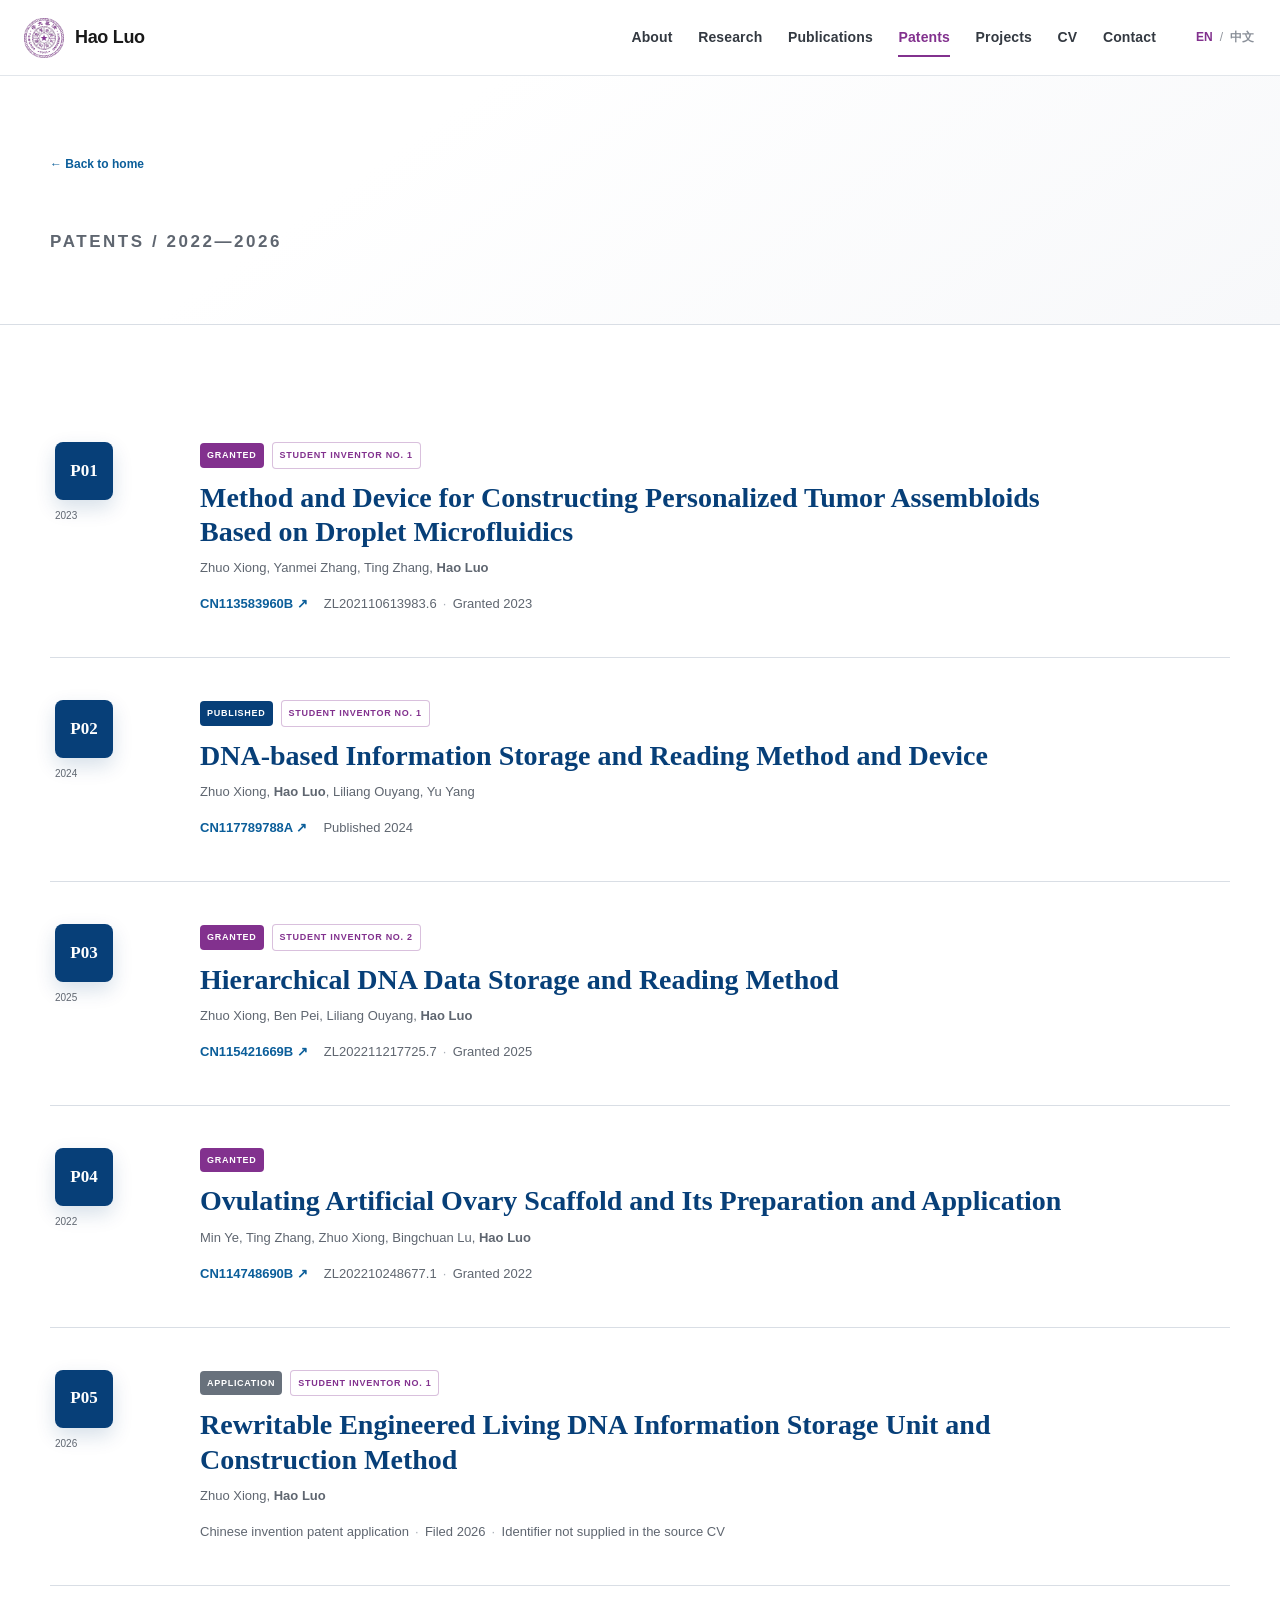
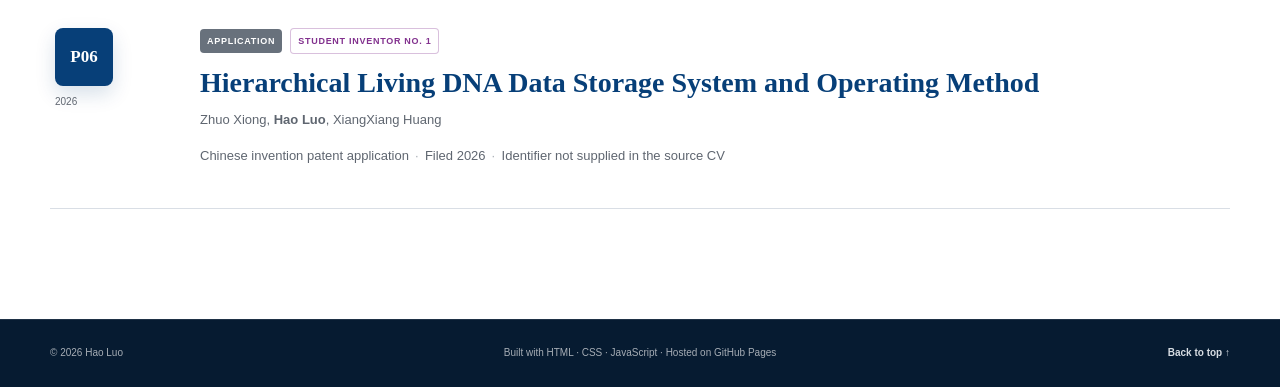
<file: patents.html>
<!doctype html>
<html lang="en">
<head>
  <meta charset="utf-8">
  <meta name="viewport" content="width=device-width, initial-scale=1">
  <title>Patents | Hao Luo</title>
  <meta name="description" content="Complete Chinese invention patent record of Hao Luo, including living DNA data storage, microfluidics, and biofabrication patents and applications.">
  <link rel="canonical" href="https://charlie-99-max.github.io/patents.html">
  <link rel="icon" href="favicon.png" type="image/png">
  <link rel="stylesheet" href="css/style.css">
</head>
<body data-title-en="Patents | Hao Luo" data-title-zh="中国发明专利｜骆浩" data-description-en="Complete Chinese invention patent record of Hao Luo, including living DNA data storage, microfluidics, and biofabrication patents and applications." data-description-zh="骆浩的完整中国发明专利及申请记录，涵盖活体 DNA 数据存储、微流控与生物制造。">
  <a class="skip-link" href="#main" data-zh="跳至正文">Skip to content</a>
  <header class="site-header" id="top">
    <div class="nav-wrap">
      <a class="brand" href="index.html" aria-label="Hao Luo home"><img src="assets/images/tsinghua-seal.png" alt="Tsinghua University seal" width="42" height="42"><span data-zh="骆浩">Hao Luo</span></a>
      <button class="menu-toggle" type="button" aria-expanded="false" aria-controls="site-nav"><span class="sr-only">Open menu</span><span></span><span></span><span></span></button>
      <nav class="site-nav" id="site-nav" aria-label="Primary navigation">
        <a href="index.html#about" data-i18n="navAbout">About</a><a href="index.html#research" data-i18n="navResearch">Research</a><a href="publications.html" data-i18n="navPublications">Publications</a><a class="active" href="patents.html" data-i18n="navPatents">Patents</a><a href="projects.html" data-i18n="navProjects">Projects</a><a href="cv.html" data-i18n="navCv">CV</a><a href="index.html#contact" data-i18n="navContact">Contact</a>
      </nav>
      <div class="language-switch" aria-label="Language"><button class="lang-button active" type="button" data-set-lang="en" aria-pressed="true">EN</button><span aria-hidden="true">/</span><button class="lang-button" type="button" data-set-lang="zh" aria-pressed="false">中文</button></div>
    </div>
  </header>
  <main id="main">
    <section class="inner-hero">
      <div class="container reveal">
        <a class="back-link" href="index.html" data-zh="← 返回首页">← Back to home</a>
        <p class="section-index" data-zh="中国发明专利 / 2022—2026">Patents / 2022—2026</p>
      </div>
    </section>
    <section class="inner-content all-patents">
      <div class="container">
        <div class="patent-record-list">
          <article class="patent-record reveal">
            <div class="patent-index"><span>P01</span><small>2023</small></div>
            <div class="patent-record-main">
              <div class="patent-meta"><span class="tag" data-zh="已授权">GRANTED</span><span class="tag tag-outline" data-zh="学生发明人第 1 位">STUDENT INVENTOR NO. 1</span></div>
              <h2 data-zh="一种基于液滴微流控技术的个性化肿瘤类组装体构建方法及装置">Method and Device for Constructing Personalized Tumor Assembloids Based on Droplet Microfluidics</h2>
              <p data-zh-html="熊卓、张艳梅、张婷、<strong>骆浩</strong>">Zhuo Xiong, Yanmei Zhang, Ting Zhang, <strong>Hao Luo</strong></p>
              <p class="patent-identifiers"><a href="https://patents.google.com/patent/CN113583960B/zh" target="_blank" rel="noopener">CN113583960B ↗</a><span>ZL202110613983.6</span><span data-zh="2023 年授权">Granted 2023</span></p>
            </div>
          </article>

          <article class="patent-record reveal">
            <div class="patent-index"><span>P02</span><small>2024</small></div>
            <div class="patent-record-main">
              <div class="patent-meta"><span class="tag tag-blue" data-zh="已公开">PUBLISHED</span><span class="tag tag-outline" data-zh="学生发明人第 1 位">STUDENT INVENTOR NO. 1</span></div>
              <h2 data-zh="信息的 DNA 存储、读取方法及装置">DNA-based Information Storage and Reading Method and Device</h2>
              <p data-zh-html="熊卓、<strong>骆浩</strong>、欧阳礼亮、杨宇">Zhuo Xiong, <strong>Hao Luo</strong>, Liliang Ouyang, Yu Yang</p>
              <p class="patent-identifiers"><a href="https://patents.google.com/patent/CN117789788A/zh" target="_blank" rel="noopener">CN117789788A ↗</a><span data-zh="2024 年公开">Published 2024</span></p>
            </div>
          </article>

          <article class="patent-record reveal">
            <div class="patent-index"><span>P03</span><small>2025</small></div>
            <div class="patent-record-main">
              <div class="patent-meta"><span class="tag" data-zh="已授权">GRANTED</span><span class="tag tag-outline" data-zh="学生发明人第 2 位">STUDENT INVENTOR NO. 2</span></div>
              <h2 data-zh="DNA 数据分级存储与读取方法">Hierarchical DNA Data Storage and Reading Method</h2>
              <p data-zh-html="熊卓、裴犇、欧阳礼亮、<strong>骆浩</strong>">Zhuo Xiong, Ben Pei, Liliang Ouyang, <strong>Hao Luo</strong></p>
              <p class="patent-identifiers"><a href="https://patents.google.com/patent/CN115421669B/zh" target="_blank" rel="noopener">CN115421669B ↗</a><span>ZL202211217725.7</span><span data-zh="2025 年授权">Granted 2025</span></p>
            </div>
          </article>

          <article class="patent-record reveal">
            <div class="patent-index"><span>P04</span><small>2022</small></div>
            <div class="patent-record-main">
              <div class="patent-meta"><span class="tag" data-zh="已授权">GRANTED</span></div>
              <h2 data-zh="一种可排卵的人工卵巢支架及其制备方法和应用">Ovulating Artificial Ovary Scaffold and Its Preparation and Application</h2>
              <p data-zh-html="叶旻、张婷、熊卓、鲁冰川、<strong>骆浩</strong>">Min Ye, Ting Zhang, Zhuo Xiong, Bingchuan Lu, <strong>Hao Luo</strong></p>
              <p class="patent-identifiers"><a href="https://patents.google.com/patent/CN114748690B/zh" target="_blank" rel="noopener">CN114748690B ↗</a><span>ZL202210248677.1</span><span data-zh="2022 年授权">Granted 2022</span></p>
            </div>
          </article>

          <article class="patent-record reveal">
            <div class="patent-index"><span>P05</span><small>2026</small></div>
            <div class="patent-record-main">
              <div class="patent-meta"><span class="tag tag-muted" data-zh="申请中">APPLICATION</span><span class="tag tag-outline" data-zh="学生发明人第 1 位">STUDENT INVENTOR NO. 1</span></div>
              <h2 data-zh="一种可循环改写的工程化活体 DNA 信息存储单元及其构建方法">Rewritable Engineered Living DNA Information Storage Unit and Construction Method</h2>
              <p data-zh-html="熊卓、<strong>骆浩</strong>">Zhuo Xiong, <strong>Hao Luo</strong></p>
              <p class="patent-identifiers"><span data-zh="中国发明专利申请">Chinese invention patent application</span><span data-zh="2026 年申请">Filed 2026</span><span data-zh="源简历未提供申请号">Identifier not supplied in the source CV</span></p>
            </div>
          </article>

          <article class="patent-record reveal">
            <div class="patent-index"><span>P06</span><small>2026</small></div>
            <div class="patent-record-main">
              <div class="patent-meta"><span class="tag tag-muted" data-zh="申请中">APPLICATION</span><span class="tag tag-outline" data-zh="学生发明人第 1 位">STUDENT INVENTOR NO. 1</span></div>
              <h2 data-zh="一种分级活体 DNA 数据存储系统及其运行方法">Hierarchical Living DNA Data Storage System and Operating Method</h2>
              <p data-zh-html="熊卓、<strong>骆浩</strong>、黄想响">Zhuo Xiong, <strong>Hao Luo</strong>, XiangXiang Huang</p>
              <p class="patent-identifiers"><span data-zh="中国发明专利申请">Chinese invention patent application</span><span data-zh="2026 年申请">Filed 2026</span><span data-zh="源简历未提供申请号">Identifier not supplied in the source CV</span></p>
            </div>
          </article>
        </div>
      </div>
    </section>
  </main>
  <footer class="site-footer"><div class="container footer-grid"><p data-zh="© 2026 骆浩">© 2026 Hao Luo</p><p data-zh="使用 HTML · CSS · JavaScript 构建 · 托管于 GitHub Pages">Built with HTML · CSS · JavaScript <span>·</span> Hosted on GitHub Pages</p><a href="#top" data-zh="返回顶部 ↑">Back to top ↑</a></div></footer>
  <script src="js/main.js" defer></script>
</body>
</html>
</file>
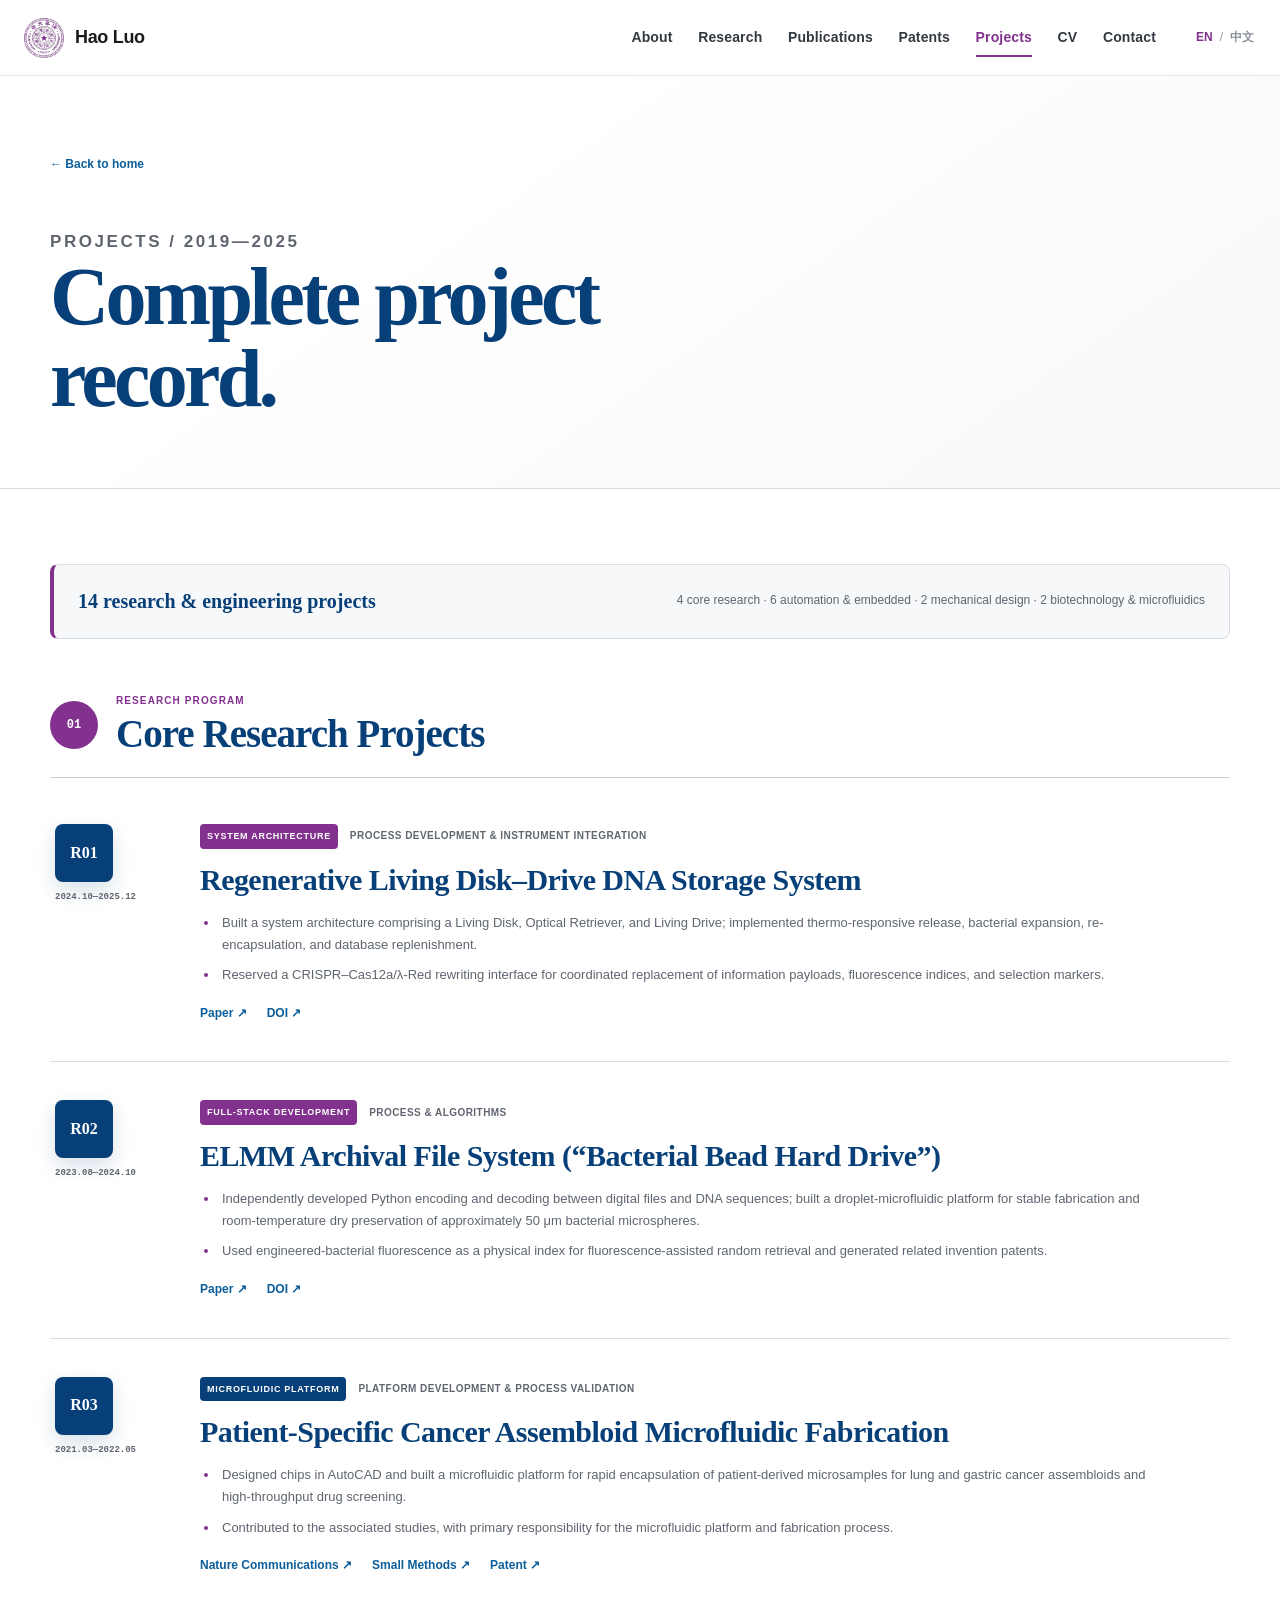
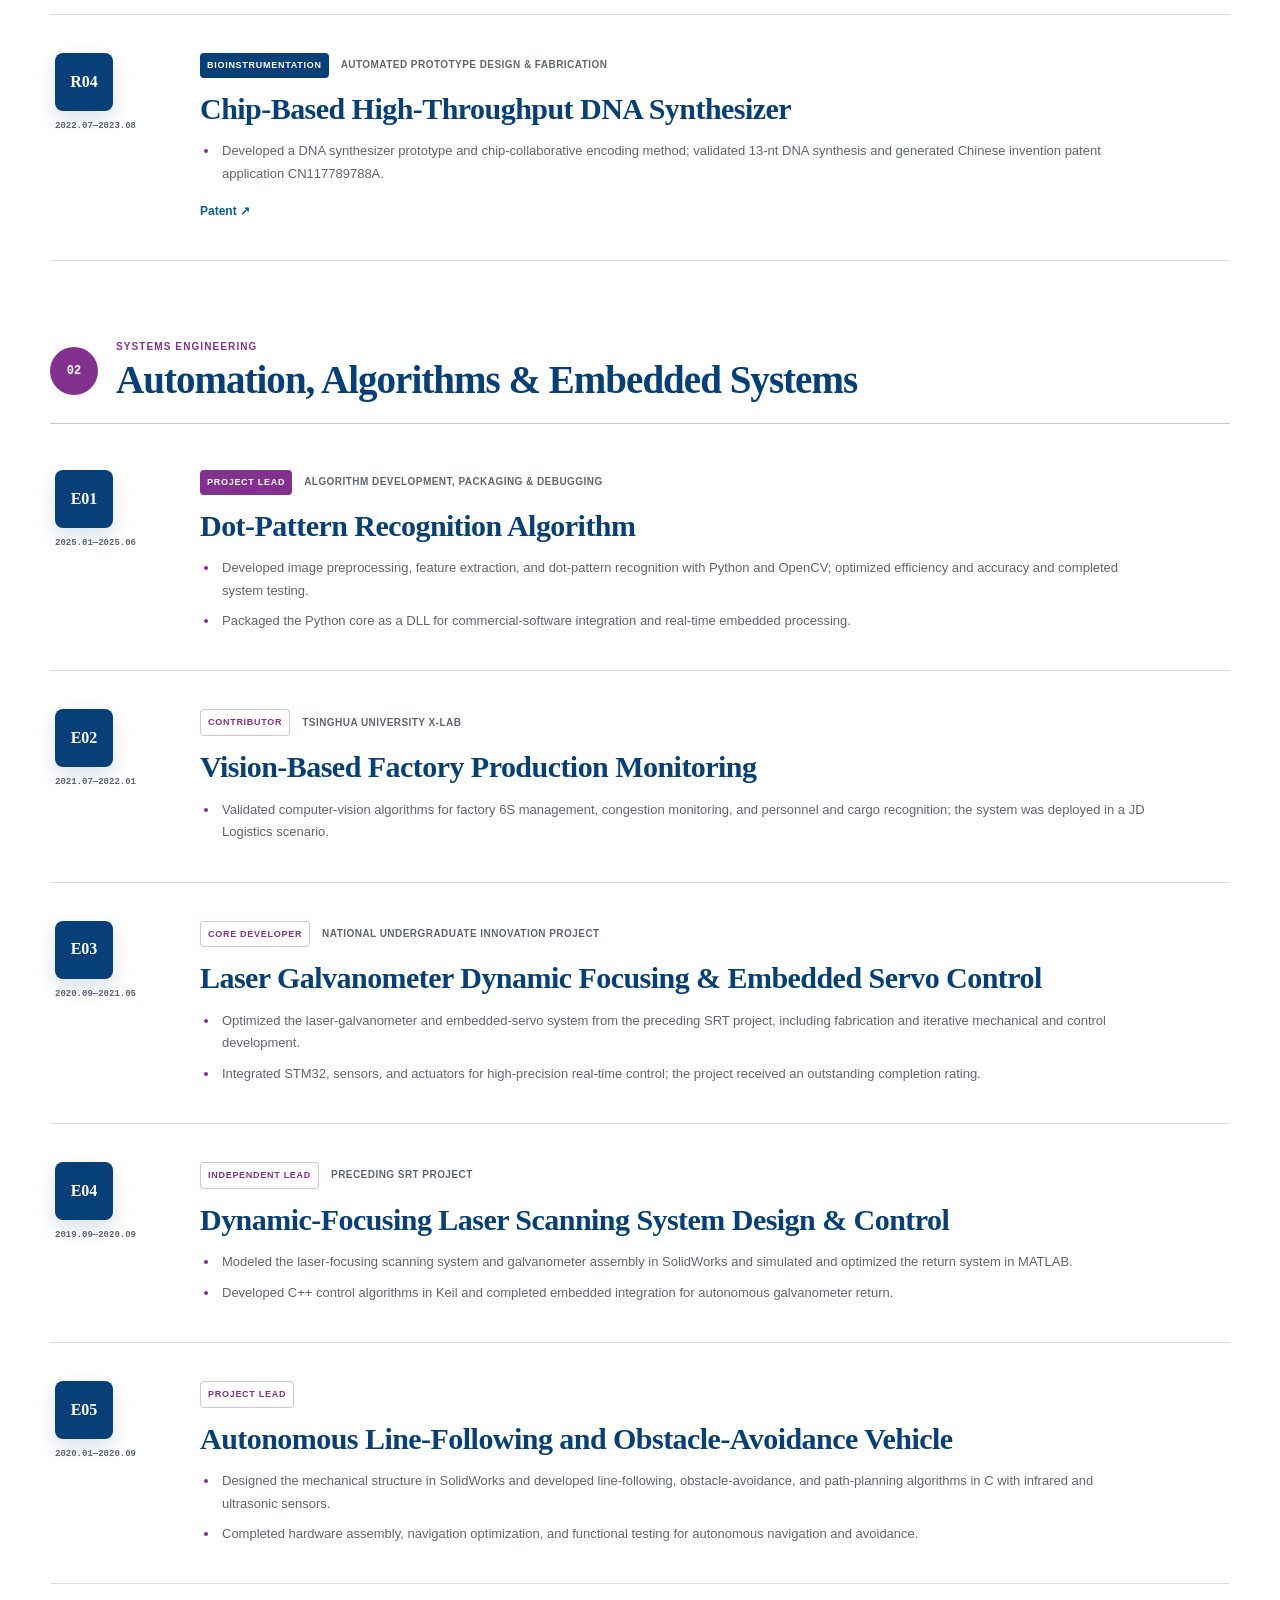
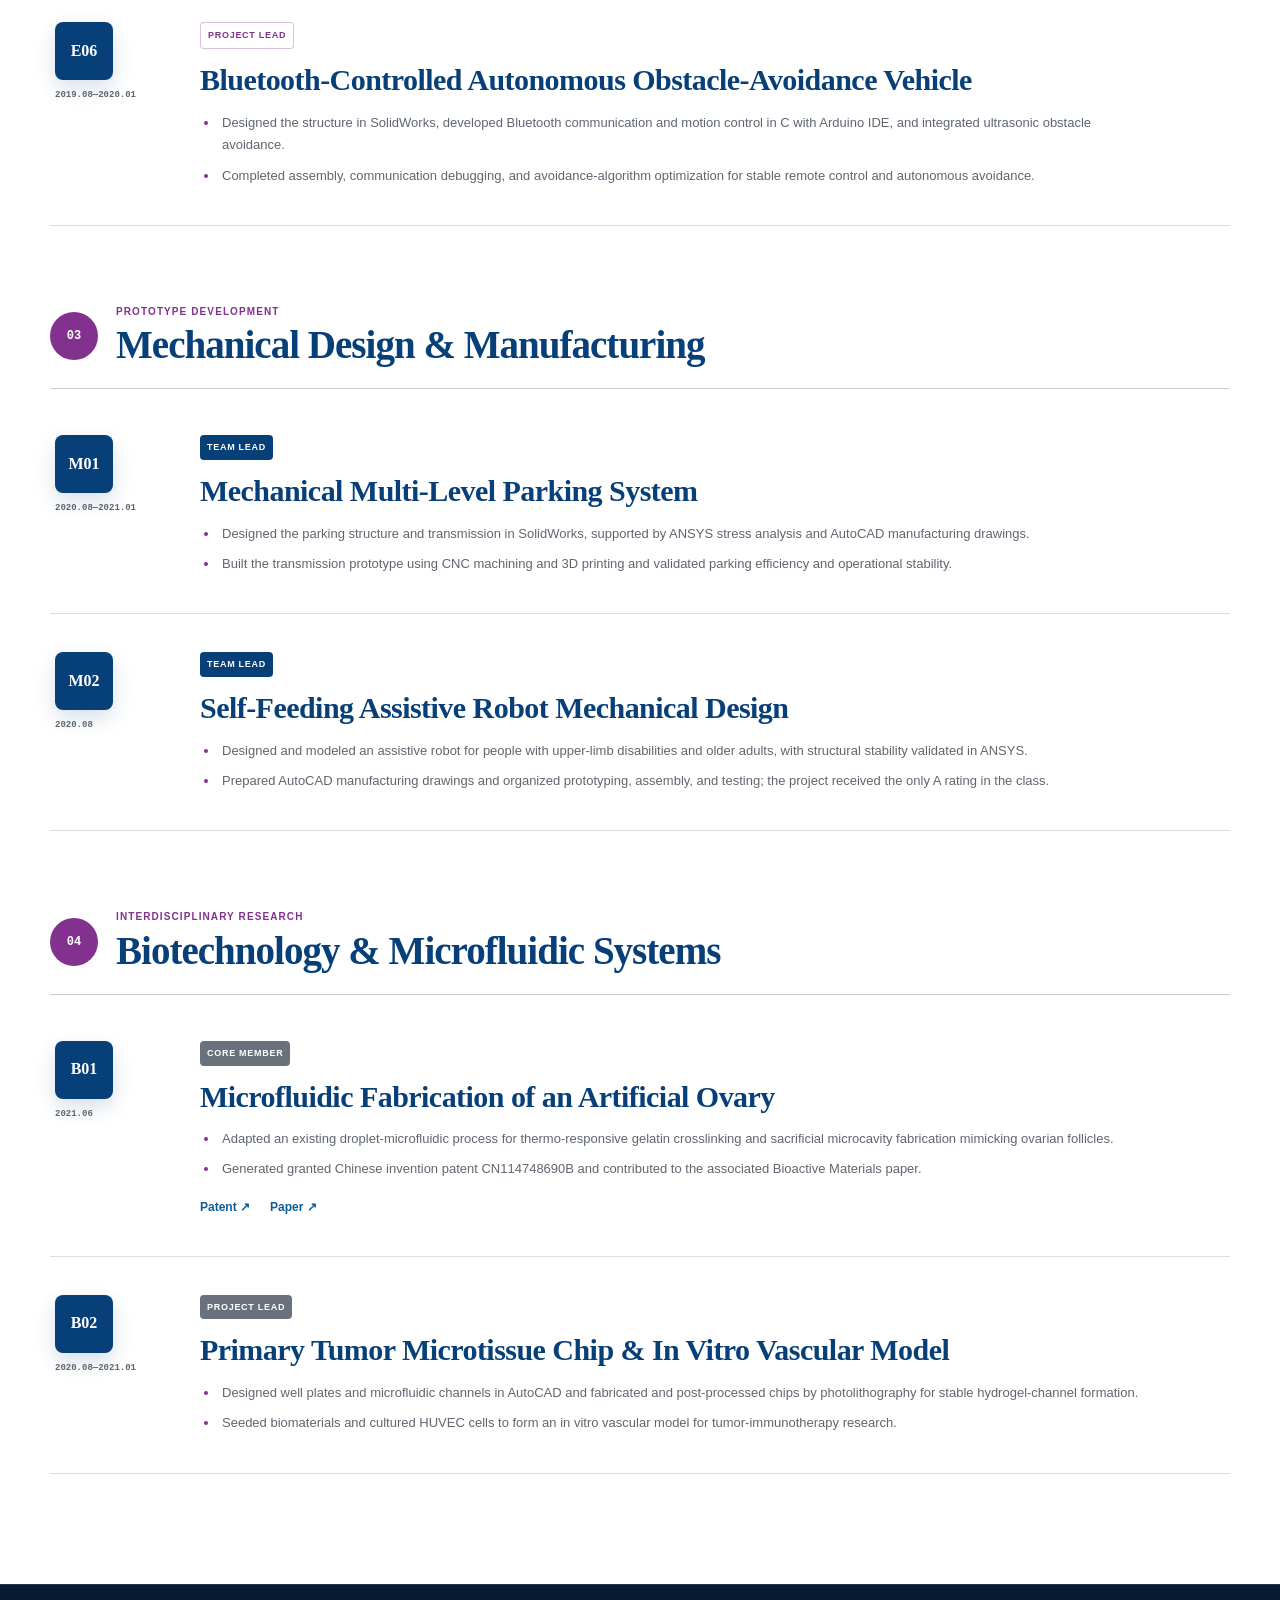
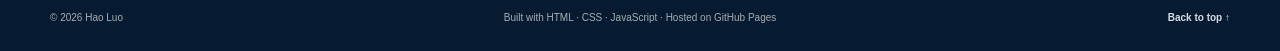
<file: projects.html>
<!doctype html>
<html lang="en">
<head>
  <meta charset="utf-8">
  <meta name="viewport" content="width=device-width, initial-scale=1">
  <title>Projects | Hao Luo</title>
  <meta name="description" content="Complete research and engineering project record of Hao Luo, spanning living DNA data storage, microfluidics, automation, embedded control, and mechanical design.">
  <link rel="canonical" href="https://charlie-99-max.github.io/projects.html">
  <link rel="icon" href="favicon.png" type="image/png">
  <link rel="stylesheet" href="css/style.css">
</head>
<body data-title-en="Projects | Hao Luo" data-title-zh="完整项目经历｜骆浩" data-description-en="Complete research and engineering project record of Hao Luo, spanning living DNA data storage, microfluidics, automation, embedded control, and mechanical design." data-description-zh="骆浩的完整科研与工程项目经历，涵盖活体 DNA 数据存储、微流控、自动化、嵌入式控制与机械设计制造。">
  <a class="skip-link" href="#main" data-zh="跳至正文">Skip to content</a>
  <header class="site-header" id="top">
    <div class="nav-wrap">
      <a class="brand" href="index.html" aria-label="Hao Luo home"><img src="assets/images/tsinghua-seal.png" alt="Tsinghua University seal" width="42" height="42"><span data-zh="骆浩">Hao Luo</span></a>
      <button class="menu-toggle" type="button" aria-expanded="false" aria-controls="site-nav"><span class="sr-only">Open menu</span><span></span><span></span><span></span></button>
      <nav class="site-nav" id="site-nav" aria-label="Primary navigation">
        <a href="index.html#about" data-i18n="navAbout">About</a><a href="index.html#research" data-i18n="navResearch">Research</a><a href="publications.html" data-i18n="navPublications">Publications</a><a href="patents.html" data-i18n="navPatents">Patents</a><a class="active" href="projects.html" data-i18n="navProjects">Projects</a><a href="cv.html" data-i18n="navCv">CV</a><a href="index.html#contact" data-i18n="navContact">Contact</a>
      </nav>
      <div class="language-switch" aria-label="Language"><button class="lang-button active" type="button" data-set-lang="en" aria-pressed="true">EN</button><span aria-hidden="true">/</span><button class="lang-button" type="button" data-set-lang="zh" aria-pressed="false">中文</button></div>
    </div>
  </header>

  <main id="main">
    <section class="inner-hero">
      <div class="container reveal">
        <a class="back-link" href="index.html" data-zh="← 返回首页">← Back to home</a>
        <p class="section-index" data-zh="项目经历 / 2019—2025">Projects / 2019—2025</p>
        <h1><span data-lang-only="en">Complete project<br>record.</span><span data-lang-only="zh" hidden>完整项目经历</span></h1>
      </div>
    </section>

    <section class="inner-content all-projects">
      <div class="container">
        <div class="record-note reveal"><strong data-zh="14 项科研与工程项目">14 research & engineering projects</strong><span data-zh="4 项核心研究 · 6 项自动化与嵌入式 · 2 项机械设计 · 2 项生物技术与微流控">4 core research · 6 automation & embedded · 2 mechanical design · 2 biotechnology & microfluidics</span></div>

        <section class="project-record-group" aria-labelledby="core-projects-title">
          <div class="project-group-heading reveal"><span>01</span><div><p data-zh="研究主线">Research program</p><h2 id="core-projects-title" data-zh="核心研究项目">Core Research Projects</h2></div></div>
          <div class="project-record-list">
            <article class="project-record reveal">
              <div class="project-record-index"><span>R01</span><small>2024.10—2025.12</small></div>
              <div class="project-record-main"><div class="project-record-meta"><span class="tag" data-zh="系统架构">SYSTEM ARCHITECTURE</span><span data-zh="工艺开发与装置集成">Process development & instrument integration</span></div><h2 data-zh="可再生 Living Disk–Drive 活体 DNA 存储系统">Regenerative Living Disk–Drive DNA Storage System</h2><ul><li data-zh="构建由 Living Disk、Optical Retriever 与 Living Drive 组成的系统架构；实现活体存储微球的温敏释放、细菌扩增、再封装与数据库补库，形成“检索—再生—使用及补库”的循环范式。">Built a system architecture comprising a Living Disk, Optical Retriever, and Living Drive; implemented thermo-responsive release, bacterial expansion, re-encapsulation, and database replenishment.</li><li data-zh="预留 CRISPR–Cas12a/λ-Red 信息改写接口，实现信息载荷、荧光索引与筛选标记的协同替换。">Reserved a CRISPR–Cas12a/λ-Red rewriting interface for coordinated replacement of information payloads, fluorescence indices, and selection markers.</li></ul><div class="inline-links"><a href="https://doi.org/10.1002/adma.73806" target="_blank" rel="noopener" data-zh="论文 ↗">Paper ↗</a><a href="https://doi.org/10.1002/adma.73806" target="_blank" rel="noopener">DOI ↗</a></div></div>
            </article>
            <article class="project-record reveal">
              <div class="project-record-index"><span>R02</span><small>2023.08—2024.10</small></div>
              <div class="project-record-main"><div class="project-record-meta"><span class="tag" data-zh="全栈开发">FULL-STACK DEVELOPMENT</span><span data-zh="工艺与算法">Process & algorithms</span></div><h2 data-zh="工程化活体记忆微球档案文件系统（“细菌彩珠硬盘”）">ELMM Archival File System (“Bacterial Bead Hard Drive”)</h2><ul><li data-zh="独立开发数字文件与 DNA 序列之间的 Python 编解码流程；设计并搭建液滴微流控装置，建立约 50 μm 细菌微球的稳定乳化封装及冻干后常温保存工艺。">Independently developed Python encoding and decoding between digital files and DNA sequences; built a droplet-microfluidic platform for stable fabrication and room-temperature dry preservation of approximately 50 μm bacterial microspheres.</li><li data-zh="以工程菌荧光作为物理索引，结合荧光辅助分选实现随机检索，并形成相关发明专利。">Used engineered-bacterial fluorescence as a physical index for fluorescence-assisted random retrieval and generated related invention patents.</li></ul><div class="inline-links"><a href="https://doi.org/10.1002/adma.202415358" target="_blank" rel="noopener" data-zh="论文 ↗">Paper ↗</a><a href="https://doi.org/10.1002/adma.202415358" target="_blank" rel="noopener">DOI ↗</a></div></div>
            </article>
            <article class="project-record reveal">
              <div class="project-record-index"><span>R03</span><small>2021.03—2022.05</small></div>
              <div class="project-record-main"><div class="project-record-meta"><span class="tag tag-blue" data-zh="微流控平台">MICROFLUIDIC PLATFORM</span><span data-zh="平台搭建与工艺验证">Platform development & process validation</span></div><h2 data-zh="个体化肿瘤类组装体微流控制造">Patient-Specific Cancer Assembloid Microfluidic Fabrication</h2><ul><li data-zh="使用 AutoCAD 设计芯片并搭建微流控平台，实现患者来源微量样本的快速封装成球，为肺癌、胃癌等类组装体构建与高通量药物筛选提供制造方法。">Designed chips in AutoCAD and built a microfluidic platform for rapid encapsulation of patient-derived microsamples for lung and gastric cancer assembloids and high-throughput drug screening.</li><li data-zh="以合作作者身份参与相关研究；本人主要负责微流控平台与制造工艺。">Contributed to the associated studies, with primary responsibility for the microfluidic platform and fabrication process.</li></ul><div class="inline-links"><a href="https://doi.org/10.1038/s41467-024-47737-z" target="_blank" rel="noopener">Nature Communications ↗</a><a href="https://doi.org/10.1002/smtd.202400204" target="_blank" rel="noopener">Small Methods ↗</a><a href="https://patents.google.com/patent/CN113583960B/zh" target="_blank" rel="noopener" data-zh="专利 ↗">Patent ↗</a></div></div>
            </article>
            <article class="project-record reveal">
              <div class="project-record-index"><span>R04</span><small>2022.07—2023.08</small></div>
              <div class="project-record-main"><div class="project-record-meta"><span class="tag tag-blue" data-zh="生物仪器">BIOINSTRUMENTATION</span><span data-zh="自动化原型设计与制造">Automated prototype design & fabrication</span></div><h2 data-zh="芯片式高通量 DNA 合成仪">Chip-Based High-Throughput DNA Synthesizer</h2><ul><li data-zh="开发 DNA 合成仪原型并提出芯片协同编码方法；完成 13 nt DNA 合成验证，形成中国发明专利申请 CN117789788A。">Developed a DNA synthesizer prototype and chip-collaborative encoding method; validated 13-nt DNA synthesis and generated Chinese invention patent application CN117789788A.</li></ul><div class="inline-links"><a href="https://patents.google.com/patent/CN117789788A/zh" target="_blank" rel="noopener" data-zh="专利 ↗">Patent ↗</a></div></div>
            </article>
          </div>
        </section>

        <section class="project-record-group" aria-labelledby="automation-projects-title">
          <div class="project-group-heading reveal"><span>02</span><div><p data-zh="系统工程">Systems engineering</p><h2 id="automation-projects-title" data-zh="自动化、算法与嵌入式系统">Automation, Algorithms & Embedded Systems</h2></div></div>
          <div class="project-record-list">
            <article class="project-record reveal"><div class="project-record-index"><span>E01</span><small>2025.01—2025.06</small></div><div class="project-record-main"><div class="project-record-meta"><span class="tag" data-zh="项目负责人">PROJECT LEAD</span><span data-zh="算法开发、系统封装与调试">Algorithm development, packaging & debugging</span></div><h2 data-zh="点阵识别算法开发">Dot-Pattern Recognition Algorithm</h2><ul><li data-zh="使用 Python 与 OpenCV 开发图像预处理、特征提取和点阵识别流程，优化识别效率与准确性，并完成算法测试和系统调试。">Developed image preprocessing, feature extraction, and dot-pattern recognition with Python and OpenCV; optimized efficiency and accuracy and completed system testing.</li><li data-zh="将 Python 核心模块封装为 DLL，支持商业软件集成及嵌入式系统实时处理；算法成功应用于信息系统。">Packaged the Python core as a DLL for commercial-software integration and real-time embedded processing.</li></ul></div></article>
            <article class="project-record reveal"><div class="project-record-index"><span>E02</span><small>2021.07—2022.01</small></div><div class="project-record-main"><div class="project-record-meta"><span class="tag tag-outline" data-zh="项目参与">CONTRIBUTOR</span><span>Tsinghua University X-lab</span></div><h2 data-zh="度能智视：基于视觉的工厂生产监测">Vision-Based Factory Production Monitoring</h2><ul><li data-zh="面向厂区 6S 管理、拥堵监测及人员/货物识别开展计算机视觉算法验证；相关系统在京东物流场景中开展落地应用。">Validated computer-vision algorithms for factory 6S management, congestion monitoring, and personnel and cargo recognition; the system was deployed in a JD Logistics scenario.</li></ul></div></article>
            <article class="project-record reveal"><div class="project-record-index"><span>E03</span><small>2020.09—2021.05</small></div><div class="project-record-main"><div class="project-record-meta"><span class="tag tag-outline" data-zh="核心开发成员">CORE DEVELOPER</span><span data-zh="国家级大学生创新创业项目">National undergraduate innovation project</span></div><h2 data-zh="激光振镜动态聚焦与嵌入式伺服控制">Laser Galvanometer Dynamic Focusing & Embedded Servo Control</h2><ul><li data-zh="基于前期 SRT 项目优化激光振镜系统及嵌入式伺服控制，完成零件加工、系统实物制造及结构与控制算法迭代。">Optimized the laser-galvanometer and embedded-servo system from the preceding SRT project, including fabrication and iterative mechanical and control development.</li><li data-zh="集成 STM32 微控制器、传感器与执行器实现高精度实时控制；项目获评优秀结题。">Integrated STM32, sensors, and actuators for high-precision real-time control; the project received an outstanding completion rating.</li></ul></div></article>
            <article class="project-record reveal"><div class="project-record-index"><span>E04</span><small>2019.09—2020.09</small></div><div class="project-record-main"><div class="project-record-meta"><span class="tag tag-outline" data-zh="独立负责">INDEPENDENT LEAD</span><span data-zh="SRT 前期项目">Preceding SRT project</span></div><h2 data-zh="动态聚焦激光扫描系统设计与控制">Dynamic-Focusing Laser Scanning System Design & Control</h2><ul><li data-zh="使用 SolidWorks 完成激光聚焦扫描系统及振镜组件的三维建模，利用 MATLAB 模拟并优化振镜回位系统。">Modeled the laser-focusing scanning system and galvanometer assembly in SolidWorks and simulated and optimized the return system in MATLAB.</li><li data-zh="在 Keil 环境中使用 C++ 开发控制算法并完成嵌入式集成，实现振镜自主回位。">Developed C++ control algorithms in Keil and completed embedded integration for autonomous galvanometer return.</li></ul></div></article>
            <article class="project-record reveal"><div class="project-record-index"><span>E05</span><small>2020.01—2020.09</small></div><div class="project-record-main"><div class="project-record-meta"><span class="tag tag-outline" data-zh="项目负责人">PROJECT LEAD</span></div><h2 data-zh="自主巡线避障小车设计与制造">Autonomous Line-Following and Obstacle-Avoidance Vehicle</h2><ul><li data-zh="使用 SolidWorks 设计机械结构，在 Keil 环境中使用 C 语言开发巡线、避障与路径规划算法，集成红外及超声波传感器。">Designed the mechanical structure in SolidWorks and developed line-following, obstacle-avoidance, and path-planning algorithms in C with infrared and ultrasonic sensors.</li><li data-zh="完成硬件组装、导航精度优化和功能测试，实现小车自主巡航与避障。">Completed hardware assembly, navigation optimization, and functional testing for autonomous navigation and avoidance.</li></ul></div></article>
            <article class="project-record reveal"><div class="project-record-index"><span>E06</span><small>2019.08—2020.01</small></div><div class="project-record-main"><div class="project-record-meta"><span class="tag tag-outline" data-zh="项目负责人">PROJECT LEAD</span></div><h2 data-zh="蓝牙遥控与自主避障小车设计">Bluetooth-Controlled Autonomous Obstacle-Avoidance Vehicle</h2><ul><li data-zh="使用 SolidWorks 完成结构设计，在 Arduino IDE 中使用 C 语言开发蓝牙通信和运动控制程序，并集成超声波避障模块。">Designed the structure in SolidWorks, developed Bluetooth communication and motion control in C with Arduino IDE, and integrated ultrasonic obstacle avoidance.</li><li data-zh="完成硬件组装、通信调试与避障算法优化，实现稳定的蓝牙控制和自主避障功能。">Completed assembly, communication debugging, and avoidance-algorithm optimization for stable remote control and autonomous avoidance.</li></ul></div></article>
          </div>
        </section>

        <section class="project-record-group" aria-labelledby="mechanical-projects-title">
          <div class="project-group-heading reveal"><span>03</span><div><p data-zh="原型开发">Prototype development</p><h2 id="mechanical-projects-title" data-zh="机械设计与制造">Mechanical Design & Manufacturing</h2></div></div>
          <div class="project-record-list">
            <article class="project-record reveal"><div class="project-record-index"><span>M01</span><small>2020.08—2021.01</small></div><div class="project-record-main"><div class="project-record-meta"><span class="tag tag-blue" data-zh="小组组长">TEAM LEAD</span></div><h2 data-zh="机械式立体停车库设计与制造">Mechanical Multi-Level Parking System</h2><ul><li data-zh="针对自行车停放空间利用问题，使用 SolidWorks 设计停车库结构与传动系统，结合 ANSYS 应力分析及 AutoCAD 加工图制定制造流程。">Designed the parking structure and transmission in SolidWorks, supported by ANSYS stress analysis and AutoCAD manufacturing drawings.</li><li data-zh="使用 CNC 加工和 3D 打印制作传动系统原型，完成整机装配和功能测试；停车效率与运行稳定性通过验证。">Built the transmission prototype using CNC machining and 3D printing and validated parking efficiency and operational stability.</li></ul></div></article>
            <article class="project-record reveal"><div class="project-record-index"><span>M02</span><small>2020.08</small></div><div class="project-record-main"><div class="project-record-meta"><span class="tag tag-blue" data-zh="小组组长">TEAM LEAD</span></div><h2 data-zh="自主就餐辅助机器人机械设计">Self-Feeding Assistive Robot Mechanical Design</h2><ul><li data-zh="面向上肢障碍人士及老年人，使用 SolidWorks 完成机器人原理设计、结构建模和零件选型，并通过 ANSYS 验证机械臂结构稳定性。">Designed and modeled an assistive robot for people with upper-limb disabilities and older adults, with structural stability validated in ANSYS.</li><li data-zh="使用 AutoCAD 绘制加工图并组织原型制作、装配和功能测试；项目获全班唯一 A 等评价。">Prepared AutoCAD manufacturing drawings and organized prototyping, assembly, and testing; the project received the only A rating in the class.</li></ul></div></article>
          </div>
        </section>

        <section class="project-record-group" aria-labelledby="bio-projects-title">
          <div class="project-group-heading reveal"><span>04</span><div><p data-zh="交叉研究">Interdisciplinary research</p><h2 id="bio-projects-title" data-zh="生物技术与微流控系统">Biotechnology & Microfluidic Systems</h2></div></div>
          <div class="project-record-list">
            <article class="project-record reveal"><div class="project-record-index"><span>B01</span><small>2021.06</small></div><div class="project-record-main"><div class="project-record-meta"><span class="tag tag-muted" data-zh="核心成员">CORE MEMBER</span></div><h2 data-zh="人工卵巢微流控制造">Microfluidic Fabrication of an Artificial Ovary</h2><ul><li data-zh="基于既有液滴微流控平台调整工艺，实现明胶温敏交联，并通过明胶温融牺牲构建模拟卵泡的微腔结构。">Adapted an existing droplet-microfluidic process for thermo-responsive gelatin crosslinking and sacrificial microcavity fabrication mimicking ovarian follicles.</li><li data-zh="形成已授权中国发明专利 CN114748690B，并参与发表 Bioactive Materials 论文。">Generated granted Chinese invention patent CN114748690B and contributed to the associated Bioactive Materials paper.</li></ul><div class="inline-links"><a href="https://patents.google.com/patent/CN114748690B/zh" target="_blank" rel="noopener" data-zh="专利 ↗">Patent ↗</a><a href="https://doi.org/10.1016/j.bioactmat.2023.02.029" target="_blank" rel="noopener" data-zh="论文 ↗">Paper ↗</a></div></div></article>
            <article class="project-record reveal"><div class="project-record-index"><span>B02</span><small>2020.08—2021.01</small></div><div class="project-record-main"><div class="project-record-meta"><span class="tag tag-muted" data-zh="项目负责人">PROJECT LEAD</span></div><h2 data-zh="原代肿瘤微组织微流控芯片与体外血管模型">Primary Tumor Microtissue Chip & In Vitro Vascular Model</h2><ul><li data-zh="使用 AutoCAD 设计孔板及微流控通道，采用光刻工艺加工芯片并完成后处理，实现水凝胶通道的稳定成形。">Designed well plates and microfluidic channels in AutoCAD and fabricated and post-processed chips by photolithography for stable hydrogel-channel formation.</li><li data-zh="铺设生物材料并培养 HUVEC 细胞形成体外血管模型，为肿瘤免疫治疗研究提供实验平台。">Seeded biomaterials and cultured HUVEC cells to form an in vitro vascular model for tumor-immunotherapy research.</li></ul></div></article>
          </div>
        </section>

      </div>
    </section>
  </main>

  <footer class="site-footer"><div class="container footer-grid"><p data-zh="© 2026 骆浩">© 2026 Hao Luo</p><p data-zh="使用 HTML · CSS · JavaScript 构建 · 托管于 GitHub Pages">Built with HTML · CSS · JavaScript <span>·</span> Hosted on GitHub Pages</p><a href="#top" data-zh="返回顶部 ↑">Back to top ↑</a></div></footer>
  <script src="js/main.js" defer></script>
</body>
</html>
</file>
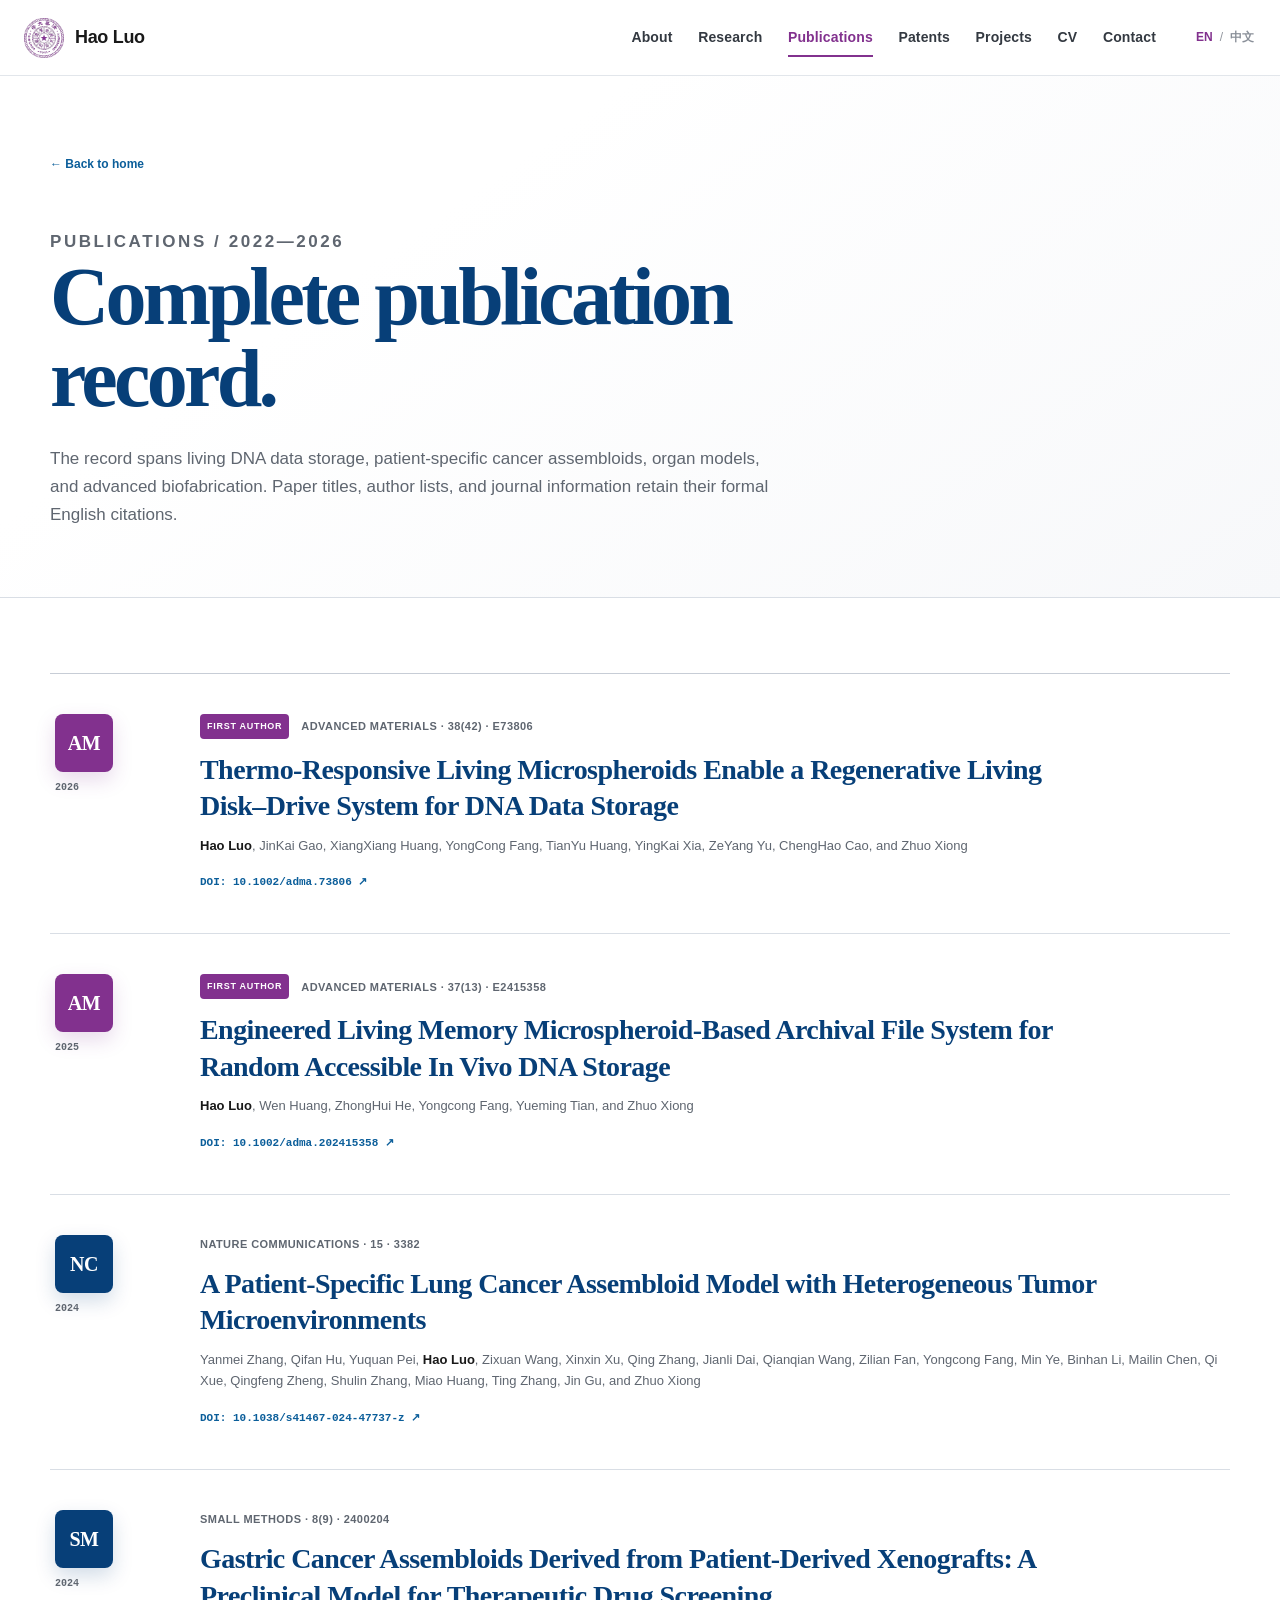
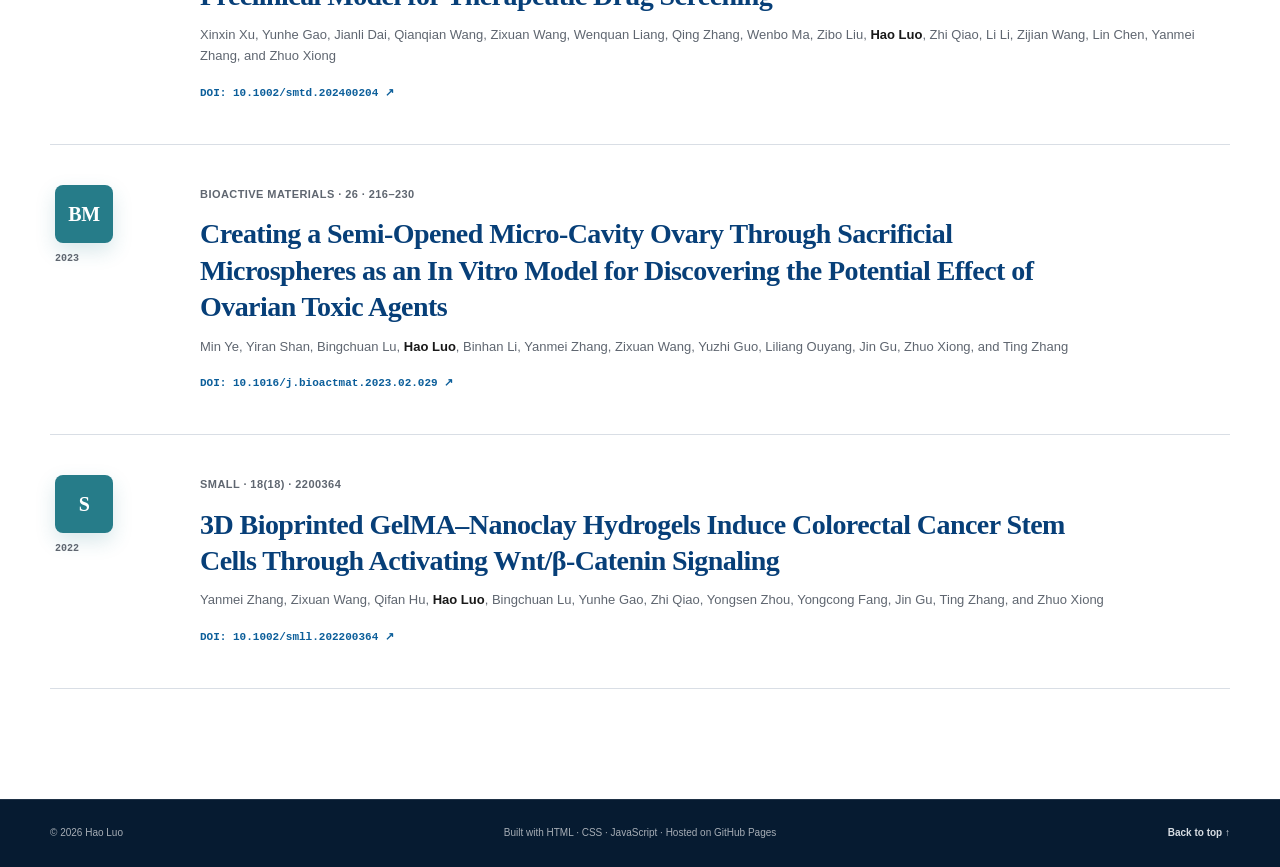
<file: publications.html>
<!doctype html>
<html lang="en">
<head>
  <meta charset="utf-8">
  <meta name="viewport" content="width=device-width, initial-scale=1">
  <title>Publications | Hao Luo</title>
  <meta name="description" content="Peer-reviewed publications by Hao Luo on living DNA data storage, engineered living materials, microfluidics, and biofabrication.">
  <link rel="canonical" href="https://charlie-99-max.github.io/publications.html">
  <link rel="icon" href="favicon.png" type="image/png">
  <link rel="stylesheet" href="css/style.css">
</head>
<body data-title-en="Publications | Hao Luo" data-title-zh="论文成果｜骆浩" data-description-en="Peer-reviewed publications by Hao Luo on living DNA data storage, engineered living materials, microfluidics, and biofabrication." data-description-zh="骆浩的同行评议论文成果，涵盖活体 DNA 数据存储、工程化活体材料、微流控与生物制造。">
  <a class="skip-link" href="#main" data-zh="跳至正文">Skip to content</a>
  <header class="site-header" id="top">
    <div class="nav-wrap">
      <a class="brand" href="index.html" aria-label="Hao Luo home"><img src="assets/images/tsinghua-seal.png" alt="Tsinghua University seal" width="42" height="42"><span data-zh="骆浩">Hao Luo</span></a>
      <button class="menu-toggle" type="button" aria-expanded="false" aria-controls="site-nav"><span class="sr-only">Open menu</span><span></span><span></span><span></span></button>
      <nav class="site-nav" id="site-nav" aria-label="Primary navigation">
        <a href="index.html#about" data-i18n="navAbout">About</a><a href="index.html#research" data-i18n="navResearch">Research</a><a class="active" href="publications.html" data-i18n="navPublications">Publications</a><a href="patents.html" data-i18n="navPatents">Patents</a><a href="projects.html" data-i18n="navProjects">Projects</a><a href="cv.html" data-i18n="navCv">CV</a><a href="index.html#contact" data-i18n="navContact">Contact</a>
      </nav>
      <div class="language-switch" aria-label="Language"><button class="lang-button active" type="button" data-set-lang="en" aria-pressed="true">EN</button><span aria-hidden="true">/</span><button class="lang-button" type="button" data-set-lang="zh" aria-pressed="false">中文</button></div>
    </div>
  </header>
  <main id="main">
    <section class="inner-hero">
      <div class="container reveal">
        <a class="back-link" href="index.html" data-zh="← 返回首页">← Back to home</a>
        <p class="section-index" data-zh="论文成果 / 2022—2026">Publications / 2022—2026</p>
        <h1><span data-lang-only="en">Complete publication<br>record.</span><span data-lang-only="zh" hidden>完整论文成果</span></h1>
        <p data-zh="研究涵盖活体 DNA 数据存储、患者来源肿瘤类组装体、器官模型与先进生物制造。论文题名、作者和期刊信息保留正式英文著录。">The record spans living DNA data storage, patient-specific cancer assembloids, organ models, and advanced biofabrication. Paper titles, author lists, and journal information retain their formal English citations.</p>
      </div>
    </section>
    <section class="inner-content all-pubs">
      <div class="container">
        <div class="publication-list">
        <article class="publication-item reveal">
          <div class="pub-year"><span class="journal-monogram">AM</span><small>2026</small></div>
          <div class="pub-main"><div class="pub-meta"><span class="tag" data-zh="第一作者">FIRST AUTHOR</span><span>Advanced Materials · 38(42) · e73806</span></div><h3>Thermo-Responsive Living Microspheroids Enable a Regenerative Living Disk–Drive System for DNA Data Storage</h3><p><strong>Hao Luo</strong>, JinKai Gao, XiangXiang Huang, YongCong Fang, TianYu Huang, YingKai Xia, ZeYang Yu, ChengHao Cao, and Zhuo Xiong</p><a href="https://doi.org/10.1002/adma.73806" target="_blank" rel="noopener">DOI: 10.1002/adma.73806 ↗</a></div>
        </article>
        <article class="publication-item reveal">
          <div class="pub-year"><span class="journal-monogram">AM</span><small>2025</small></div>
          <div class="pub-main"><div class="pub-meta"><span class="tag" data-zh="第一作者">FIRST AUTHOR</span><span>Advanced Materials · 37(13) · e2415358</span></div><h3>Engineered Living Memory Microspheroid-Based Archival File System for Random Accessible In Vivo DNA Storage</h3><p><strong>Hao Luo</strong>, Wen Huang, ZhongHui He, Yongcong Fang, Yueming Tian, and Zhuo Xiong</p><a href="https://doi.org/10.1002/adma.202415358" target="_blank" rel="noopener">DOI: 10.1002/adma.202415358 ↗</a></div>
        </article>
        <article class="publication-item reveal">
          <div class="pub-year"><span class="journal-monogram journal-blue">NC</span><small>2024</small></div>
          <div class="pub-main"><div class="pub-meta"><span>Nature Communications · 15 · 3382</span></div><h3>A Patient-Specific Lung Cancer Assembloid Model with Heterogeneous Tumor Microenvironments</h3><p>Yanmei Zhang, Qifan Hu, Yuquan Pei, <strong>Hao Luo</strong>, Zixuan Wang, Xinxin Xu, Qing Zhang, Jianli Dai, Qianqian Wang, Zilian Fan, Yongcong Fang, Min Ye, Binhan Li, Mailin Chen, Qi Xue, Qingfeng Zheng, Shulin Zhang, Miao Huang, Ting Zhang, Jin Gu, and Zhuo Xiong</p><a href="https://doi.org/10.1038/s41467-024-47737-z" target="_blank" rel="noopener">DOI: 10.1038/s41467-024-47737-z ↗</a></div>
        </article>
        <article class="publication-item reveal">
          <div class="pub-year"><span class="journal-monogram journal-blue">SM</span><small>2024</small></div>
          <div class="pub-main"><div class="pub-meta"><span>Small Methods · 8(9) · 2400204</span></div><h3>Gastric Cancer Assembloids Derived from Patient-Derived Xenografts: A Preclinical Model for Therapeutic Drug Screening</h3><p>Xinxin Xu, Yunhe Gao, Jianli Dai, Qianqian Wang, Zixuan Wang, Wenquan Liang, Qing Zhang, Wenbo Ma, Zibo Liu, <strong>Hao Luo</strong>, Zhi Qiao, Li Li, Zijian Wang, Lin Chen, Yanmei Zhang, and Zhuo Xiong</p><a href="https://doi.org/10.1002/smtd.202400204" target="_blank" rel="noopener">DOI: 10.1002/smtd.202400204 ↗</a></div>
        </article>
        <article class="publication-item reveal">
          <div class="pub-year"><span class="journal-monogram journal-cyan">BM</span><small>2023</small></div>
          <div class="pub-main"><div class="pub-meta"><span>Bioactive Materials · 26 · 216–230</span></div><h3>Creating a Semi-Opened Micro-Cavity Ovary Through Sacrificial Microspheres as an In Vitro Model for Discovering the Potential Effect of Ovarian Toxic Agents</h3><p>Min Ye, Yiran Shan, Bingchuan Lu, <strong>Hao Luo</strong>, Binhan Li, Yanmei Zhang, Zixuan Wang, Yuzhi Guo, Liliang Ouyang, Jin Gu, Zhuo Xiong, and Ting Zhang</p><a href="https://doi.org/10.1016/j.bioactmat.2023.02.029" target="_blank" rel="noopener">DOI: 10.1016/j.bioactmat.2023.02.029 ↗</a></div>
        </article>
        <article class="publication-item reveal">
          <div class="pub-year"><span class="journal-monogram journal-cyan">S</span><small>2022</small></div>
          <div class="pub-main"><div class="pub-meta"><span>Small · 18(18) · 2200364</span></div><h3>3D Bioprinted GelMA–Nanoclay Hydrogels Induce Colorectal Cancer Stem Cells Through Activating Wnt/β-Catenin Signaling</h3><p>Yanmei Zhang, Zixuan Wang, Qifan Hu, <strong>Hao Luo</strong>, Bingchuan Lu, Yunhe Gao, Zhi Qiao, Yongsen Zhou, Yongcong Fang, Jin Gu, Ting Zhang, and Zhuo Xiong</p><a href="https://doi.org/10.1002/smll.202200364" target="_blank" rel="noopener">DOI: 10.1002/smll.202200364 ↗</a></div>
        </article>
        </div>
      </div>
    </section>
  </main>
  <footer class="site-footer"><div class="container footer-grid"><p data-zh="© 2026 骆浩">© 2026 Hao Luo</p><p data-zh="使用 HTML · CSS · JavaScript 构建 · 托管于 GitHub Pages">Built with HTML · CSS · JavaScript <span>·</span> Hosted on GitHub Pages</p><a href="#top" data-zh="返回顶部 ↑">Back to top ↑</a></div></footer>
  <script src="js/main.js" defer></script>
</body>
</html>
</file>
<file: css/style.css>
:root {
  --purple: #82318e;
  --purple-deep: #5d1f68;
  --purple-soft: #f5edf7;
  --blue: #073f78;
  --link: #0b5e9a;
  --ink: #191919;
  --muted: #5f6670;
  --line: #d9dee5;
  --line-dark: #c7cdd6;
  --surface: #f7f8fa;
  --white: #fff;
  --gold: #b68125;
  --cyan: #267c89;
  --shadow: 0 24px 60px rgba(7, 30, 58, .09);
  --shadow-soft: 0 12px 32px rgba(7, 30, 58, .065);
  --radius: 22px;
  --container: 1180px;
}

* { box-sizing: border-box; }
html { scroll-behavior: smooth; scroll-padding-top: 88px; }
body {
  margin: 0;
  color: var(--ink);
  background: var(--white);
  font-family: Inter, ui-sans-serif, -apple-system, BlinkMacSystemFont, "Segoe UI", "PingFang SC", "Microsoft YaHei", Arial, sans-serif;
  font-size: 16px;
  line-height: 1.65;
  -webkit-font-smoothing: antialiased;
  text-rendering: optimizeLegibility;
}

img { display: block; max-width: 100%; }
a { color: inherit; text-decoration: none; }
button, input, textarea { font: inherit; }
button { color: inherit; }
::selection { color: var(--white); background: var(--purple); }

.container { width: min(calc(100% - 48px), var(--container)); margin-inline: auto; }
.sr-only {
  position: absolute; width: 1px; height: 1px; padding: 0; margin: -1px;
  overflow: hidden; clip: rect(0, 0, 0, 0); white-space: nowrap; border: 0;
}
.skip-link {
  position: fixed; z-index: 1000; top: 10px; left: 10px; padding: 10px 16px;
  color: var(--white); background: var(--blue); border-radius: 6px; transform: translateY(-150%);
}
.skip-link:focus { transform: translateY(0); }

.site-header {
  position: fixed; z-index: 100; inset: 0 0 auto; height: 76px;
  background: rgba(255, 255, 255, .9); border-bottom: 1px solid rgba(217, 222, 229, .75);
  backdrop-filter: blur(18px); -webkit-backdrop-filter: blur(18px);
  transition: box-shadow .25s ease, height .25s ease;
}
.site-header.scrolled { height: 68px; box-shadow: 0 8px 30px rgba(13, 28, 46, .07); }
.nav-wrap { width: min(calc(100% - 48px), 1280px); height: 100%; margin-inline: auto; display: flex; align-items: center; gap: 30px; }
.brand { display: inline-flex; align-items: center; gap: 11px; margin-right: auto; font-weight: 760; letter-spacing: -.02em; }
.brand img { width: 40px; height: 40px; object-fit: contain; }
.brand span { font-size: 18px; }
.site-nav { display: flex; align-items: center; gap: clamp(18px, 2vw, 30px); }
.site-nav a { position: relative; color: #333941; font-size: 14px; font-weight: 620; letter-spacing: .01em; }
.site-nav a::after { content: ""; position: absolute; right: 0; bottom: -8px; left: 0; height: 2px; background: var(--purple); transform: scaleX(0); transition: transform .2s ease; }
.site-nav a:hover, .site-nav a.active { color: var(--purple); }
.site-nav a:hover::after, .site-nav a.active::after { transform: scaleX(1); }
.language-switch { display: inline-flex; align-items: center; gap: 5px; margin-left: 8px; color: #90959d; font-size: 12px; }
.lang-button { padding: 5px 2px; color: #8a9099; background: transparent; border: 0; cursor: pointer; font-size: 12px; font-weight: 700; }
.lang-button:hover, .lang-button.active { color: var(--purple); }
.menu-toggle { display: none; width: 42px; height: 42px; padding: 9px; background: transparent; border: 0; cursor: pointer; }
.menu-toggle > span:not(.sr-only) { display: block; width: 22px; height: 2px; margin: 5px auto; background: var(--ink); transition: transform .2s ease, opacity .2s ease; }

.hero { position: relative; min-height: max(730px, 100svh); padding: 150px 0 90px; overflow: hidden; background: linear-gradient(145deg, #fff 40%, #f8fafc 100%); }
.hero::before {
  content: ""; position: absolute; inset: 0; opacity: .26; pointer-events: none;
  background-image: linear-gradient(rgba(7, 63, 120, .09) 1px, transparent 1px), linear-gradient(90deg, rgba(7, 63, 120, .09) 1px, transparent 1px);
  background-size: 58px 58px; mask-image: linear-gradient(to right, transparent 0, black 56%, transparent 100%);
}
.hero-glow { position: absolute; border-radius: 50%; filter: blur(2px); pointer-events: none; }
.hero-glow-one { top: 14%; right: 3%; width: 410px; height: 410px; background: radial-gradient(circle, rgba(130, 49, 142, .12), transparent 68%); }
.hero-glow-two { bottom: -100px; left: 25%; width: 440px; height: 440px; background: radial-gradient(circle, rgba(11, 94, 154, .09), transparent 70%); }
.hero-grid { position: relative; z-index: 2; display: grid; grid-template-columns: minmax(0, 1.25fr) minmax(330px, .75fr); gap: clamp(60px, 9vw, 125px); align-items: center; }
.eyebrow, .section-index { margin: 0 0 18px; color: var(--purple); font-size: 12px; font-weight: 780; letter-spacing: .15em; text-transform: uppercase; }
.hero h1 { margin: 0; font-family: Georgia, "Times New Roman", "Noto Serif SC", serif; font-size: clamp(58px, 7.2vw, 92px); font-weight: 600; line-height: .95; letter-spacing: -.055em; }
.hero h1 > span { display: inline-block; margin-left: 13px; color: var(--purple); font-family: "Songti SC", "Noto Serif SC", Georgia, serif; font-size: .37em; font-weight: 600; letter-spacing: .03em; vertical-align: .34em; }
.hero-role { margin: 26px 0 22px; color: var(--blue); font-size: clamp(19px, 2.1vw, 25px); font-weight: 630; line-height: 1.45; letter-spacing: -.015em; white-space: pre-line; }
.hero-focus { display: flex; align-items: center; gap: 10px; width: max-content; max-width: 100%; margin-top: 26px; color: var(--purple-deep); font-size: clamp(17px, 1.8vw, 22px); font-weight: 760; }
.focus-dot { position: relative; width: 11px; height: 11px; flex: none; background: var(--purple); border-radius: 50%; box-shadow: 0 0 0 6px var(--purple-soft); }
.hero-keywords { margin: 10px 0 0; color: var(--muted); font-size: 14px; font-weight: 570; letter-spacing: .025em; }
.hero-statement { max-width: 660px; margin: 28px 0 0; color: #393f48; font-family: Georgia, "Times New Roman", serif; font-size: clamp(19px, 2vw, 24px); line-height: 1.48; letter-spacing: -.014em; }
.hero-actions { display: flex; flex-wrap: wrap; align-items: center; gap: 12px; margin-top: 34px; }
.button { display: inline-flex; align-items: center; justify-content: center; min-height: 46px; padding: 11px 19px; border: 1px solid transparent; border-radius: 7px; font-size: 13px; font-weight: 720; transition: transform .2s ease, box-shadow .2s ease, background .2s ease, color .2s ease; }
.button:hover { transform: translateY(-2px); }
.button-primary { color: var(--white); background: var(--blue); box-shadow: 0 10px 24px rgba(7, 63, 120, .2); }
.button-primary:hover { background: #052f5b; box-shadow: 0 14px 32px rgba(7, 63, 120, .25); }
.button-secondary { color: var(--blue); background: var(--white); border-color: #b6c8da; }
.button-secondary:hover { border-color: var(--blue); }
.button-text { color: var(--purple); background: var(--purple-soft); }
.button-text:hover { background: #ebdaef; }
.social-links { display: flex; flex-wrap: wrap; gap: 10px 22px; margin-top: 28px; }
.social-links a { color: #545b65; font-size: 12px; font-weight: 660; }
.social-links a span { color: var(--link); }
.social-links a:hover { color: var(--link); }
.hero-visual { position: relative; justify-self: end; width: min(100%, 385px); }
.portrait-frame { position: relative; min-height: 490px; padding: 46px 26px 0; overflow: hidden; background: linear-gradient(160deg, #f3f6f9, #fff 72%); border: 1px solid var(--line); border-radius: 190px 190px 28px 28px; box-shadow: var(--shadow); }
.portrait-frame::before { content: ""; position: absolute; inset: 0; border: 1px solid rgba(130, 49, 142, .28); border-radius: inherit; transform: translate(12px, 12px); z-index: -1; }
.portrait-frame img { position: absolute; z-index: 2; right: 50%; bottom: 0; width: 278px; max-width: 80%; height: auto; transform: translateX(50%); filter: saturate(.86) contrast(1.02); }
.portrait-backdrop { position: absolute; inset: 0; color: rgba(7, 63, 120, .15); font-family: ui-monospace, SFMono-Regular, Menlo, monospace; font-size: 12px; font-weight: 700; letter-spacing: .12em; }
.portrait-backdrop::before, .portrait-backdrop::after { content: ""; position: absolute; border: 1px solid rgba(130, 49, 142, .14); border-radius: 50%; }
.portrait-backdrop::before { width: 270px; height: 270px; top: 74px; left: 55px; }
.portrait-backdrop::after { width: 210px; height: 210px; top: 104px; left: 85px; }
.portrait-backdrop span { position: absolute; }
.portrait-backdrop span:nth-child(1) { top: 17%; left: 8%; writing-mode: vertical-rl; }
.portrait-backdrop span:nth-child(2) { top: 10%; right: 10%; color: rgba(130, 49, 142, .19); }
.portrait-backdrop span:nth-child(3) { bottom: 31%; right: 6%; }
.portrait-backdrop span:nth-child(4) { bottom: 12%; left: 6%; color: rgba(130, 49, 142, .19); }
.hero-caption { display: flex; align-items: center; gap: 12px; width: 88%; margin: -2px auto 0; padding: 15px 18px; background: var(--white); border: 1px solid var(--line); border-radius: 0 0 14px 14px; box-shadow: var(--shadow-soft); }
.hero-caption img { width: 42px; height: 42px; flex: none; }
.hero-caption div { display: grid; }
.hero-caption strong { color: var(--purple); font-size: 12px; }
.hero-caption span { color: var(--muted); font-size: 10px; }
.scroll-cue { position: absolute; z-index: 3; bottom: 28px; left: 50%; width: 26px; height: 40px; border: 1px solid #abb3bd; border-radius: 16px; transform: translateX(-50%); }
.scroll-cue span { position: absolute; top: 8px; left: 50%; width: 4px; height: 7px; background: var(--purple); border-radius: 5px; transform: translateX(-50%); animation: scrollCue 1.8s infinite; }
@keyframes scrollCue { 0% { opacity: 0; transform: translate(-50%, -3px); } 35% { opacity: 1; } 100% { opacity: 0; transform: translate(-50%, 10px); } }

.section { padding: 100px 0; }
.section-about { padding-top: 112px; }
.about-grid { display: grid; grid-template-columns: .38fr 1fr; gap: clamp(45px, 8vw, 120px); }
.section-heading h2 { margin: 0; color: var(--blue); font-family: Georgia, "Times New Roman", "Noto Serif SC", serif; font-size: clamp(38px, 4.8vw, 60px); font-weight: 600; line-height: 1.08; letter-spacing: -.035em; }
.section-heading-row { display: flex; align-items: end; justify-content: space-between; gap: 40px; margin-bottom: 48px; }
.section-intro { max-width: 400px; margin: 0 0 5px; color: var(--muted); font-family: Georgia, "Times New Roman", serif; font-size: 17px; line-height: 1.55; }
.section-heading-action { display: grid; justify-items: end; gap: 12px; }
.section-heading-action .section-intro { text-align: right; }
.mobile-section-link { display: none; }
.about-copy > p { margin: 0; color: #323841; font-family: Georgia, "Times New Roman", "Noto Serif SC", serif; font-size: clamp(19px, 2.15vw, 25px); line-height: 1.6; letter-spacing: -.012em; }
.about-citation { color: var(--link); font-size: .76em; }
.about-citation a { white-space: nowrap; }
.about-citation a:hover { text-decoration: underline; text-underline-offset: 3px; }
.research-chain { display: flex; flex-wrap: wrap; align-items: center; gap: 10px; margin-top: 38px; padding-top: 26px; border-top: 1px solid var(--line); }
.research-chain span { padding: 7px 11px; color: var(--blue); background: #f0f5fa; border-radius: 5px; font-size: 11px; font-weight: 730; letter-spacing: .04em; text-transform: uppercase; }
.research-chain i { color: #a2a9b2; font-style: normal; }

.stats-band { padding: 35px 0; background: var(--blue); }
.stats-grid { display: grid; grid-template-columns: repeat(4, 1fr); }
.stat { min-height: 110px; padding: 17px 28px; border-left: 1px solid rgba(255, 255, 255, .2); }
.stat:last-child { border-right: 1px solid rgba(255, 255, 255, .2); }
.stat strong { display: block; color: var(--white); font-family: Georgia, "Times New Roman", serif; font-size: 40px; font-weight: 500; line-height: 1.1; }
.stat span { display: block; max-width: 180px; margin-top: 8px; color: rgba(255, 255, 255, .72); font-size: 11px; font-weight: 660; line-height: 1.4; letter-spacing: .06em; text-transform: uppercase; }

.interest-grid { display: grid; grid-template-columns: repeat(4, 1fr); gap: 16px; }
.interest-card { position: relative; min-height: 300px; padding: 25px 23px; overflow: hidden; background: var(--white); border: 1px solid var(--line); border-radius: 14px; transition: transform .25s ease, box-shadow .25s ease, border-color .25s ease; }
.interest-card:hover { transform: translateY(-6px); border-color: #bdc7d2; box-shadow: var(--shadow-soft); }
.card-number { color: #8c929b; font: 700 11px/1 ui-monospace, SFMono-Regular, monospace; letter-spacing: .06em; }
.card-mark { position: absolute; top: 56px; left: 23px; width: 64px; height: 64px; border: 1px solid currentColor; border-radius: 50%; opacity: .75; }
.card-mark::before, .card-mark::after { content: ""; position: absolute; border: 1px solid currentColor; border-radius: 50%; }
.card-mark::before { width: 34px; height: 34px; top: 13px; left: 13px; }
.card-mark::after { width: 7px; height: 7px; top: 27px; left: 27px; background: currentColor; }
.mark-purple { color: var(--purple); }
.mark-blue { color: var(--blue); border-radius: 4px 50% 50%; transform: rotate(12deg); }
.mark-cyan { color: var(--cyan); border-radius: 50% 4px 50% 50%; transform: rotate(-12deg); }
.mark-gold { color: var(--gold); border-style: dashed; }
.interest-card h3 { margin: 122px 0 12px; color: var(--blue); font-size: 18px; line-height: 1.35; }
.interest-card p { margin: 0; color: var(--muted); font-size: 12px; line-height: 1.8; }

.highlights-section { background: var(--surface); }
.highlight { display: grid; grid-template-columns: minmax(0, 1.05fr) minmax(360px, .95fr); gap: 0; margin-bottom: 34px; overflow: hidden; background: var(--white); border: 1px solid var(--line); border-radius: var(--radius); box-shadow: 0 8px 35px rgba(7, 30, 58, .035); }
.highlight:last-child { margin-bottom: 0; }
.highlight-reverse .highlight-media { order: 2; }
.highlight-reverse .highlight-copy { order: 1; }
.highlight-media { position: relative; min-height: 550px; overflow: hidden; background: #edf1f5; }
.highlight-media img { width: 100%; height: 100%; object-fit: contain; padding: 18px; mix-blend-mode: multiply; transition: transform .6s cubic-bezier(.2, .7, .2, 1); }
.highlight:hover .highlight-media img { transform: scale(1.02); }
.highlight:first-of-type .highlight-media img { object-position: center top; }
.image-credit { position: absolute; bottom: 13px; left: 14px; padding: 6px 9px; color: #5e6670; background: rgba(255, 255, 255, .91); border: 1px solid rgba(217, 222, 229, .9); border-radius: 5px; font-size: 9px; font-weight: 700; letter-spacing: .05em; }
.highlight-copy { display: flex; flex-direction: column; justify-content: center; padding: clamp(36px, 5vw, 62px); }
.highlight-number { margin-bottom: 20px; color: var(--purple); font-size: 10px; font-weight: 800; letter-spacing: .13em; text-transform: uppercase; }
.highlight h3 { margin: 0; color: var(--blue); font-family: Georgia, "Times New Roman", serif; font-size: clamp(30px, 3.3vw, 45px); font-weight: 600; line-height: 1.08; letter-spacing: -.035em; }
.highlight-subtitle { margin: 18px 0 0; color: var(--purple); font-size: 15px; font-weight: 680; line-height: 1.45; }
.highlight-copy > p:not(.highlight-subtitle) { margin: 18px 0 0; color: #4e5660; font-size: 14px; line-height: 1.75; }
.process-line { display: flex; flex-wrap: wrap; align-items: center; gap: 7px; margin-top: 23px; }
.process-line span { padding: 6px 8px; color: var(--blue); background: #edf4fa; border-radius: 4px; font-size: 9px; font-weight: 800; letter-spacing: .04em; text-transform: uppercase; }
.process-line i { color: #9aa3ad; font-style: normal; }
.metric-row { display: grid; grid-template-columns: repeat(3, 1fr); gap: 1px; margin-top: 25px; background: var(--line); border: 1px solid var(--line); }
.metric-row > span { min-height: 94px; padding: 12px 11px; background: var(--white); }
.metric-row strong { display: block; color: var(--blue); font-family: Georgia, serif; font-size: 25px; font-weight: 500; line-height: 1.1; }
.metric-row small { display: block; margin-top: 7px; color: var(--muted); font-size: 8px; font-weight: 700; line-height: 1.4; letter-spacing: .04em; text-transform: uppercase; }
.inline-links { display: flex; flex-wrap: wrap; gap: 20px; margin-top: 25px; }
.inline-links a, .text-link { color: var(--link); font-size: 12px; font-weight: 750; }
.inline-links a:hover, .text-link:hover { text-decoration: underline; text-underline-offset: 4px; }
.feature-list { display: grid; gap: 10px; margin: 23px 0 0; padding: 0; list-style: none; }
.feature-list li { position: relative; padding-left: 20px; color: #4e5660; font-size: 13px; }
.feature-list li::before { content: ""; position: absolute; top: .67em; left: 1px; width: 7px; height: 7px; background: var(--purple); border-radius: 50%; }
.contribution-note { display: grid; gap: 4px; margin-top: 25px; padding: 15px 17px; background: var(--purple-soft); border-left: 3px solid var(--purple); }
.contribution-note strong { color: var(--purple-deep); font-size: 10px; letter-spacing: .1em; text-transform: uppercase; }
.contribution-note span { color: #545b65; font-size: 13px; }

.publication-list { border-top: 1px solid var(--line-dark); }
.publication-item { display: grid; grid-template-columns: 125px 1fr; gap: 35px; padding: 40px 5px; border-bottom: 1px solid var(--line); }
.pub-year { color: var(--purple); font: 700 13px/1.4 ui-monospace, SFMono-Regular, monospace; }
.pub-meta { display: flex; flex-wrap: wrap; align-items: center; gap: 12px; color: var(--muted); font-size: 11px; font-weight: 660; letter-spacing: .04em; text-transform: uppercase; }
.tag { display: inline-flex; padding: 5px 7px; color: var(--white); background: var(--purple); border-radius: 4px; font-size: 9px; font-weight: 800; letter-spacing: .08em; }
.pub-main h3 { max-width: 900px; margin: 13px 0 10px; color: var(--blue); font-family: Georgia, "Times New Roman", serif; font-size: clamp(22px, 2.5vw, 31px); font-weight: 600; line-height: 1.3; letter-spacing: -.02em; }
.pub-main p { margin: 0 0 11px; color: var(--muted); font-size: 13px; }
.pub-main p strong { color: var(--ink); }
.pub-main > a { color: var(--link); font: 700 11px/1.4 ui-monospace, SFMono-Regular, monospace; }
.section-link { flex: none; margin-bottom: 9px; color: var(--link); font-size: 13px; font-weight: 740; }
.section-link:hover { text-decoration: underline; text-underline-offset: 5px; }

.project-grid { display: grid; grid-template-columns: repeat(2, 1fr); gap: 18px; }
.project-card { display: flex; flex-direction: column; min-height: 320px; padding: 29px; background: var(--white); border: 1px solid var(--line); border-radius: 14px; transition: transform .25s ease, box-shadow .25s ease; }
.project-card:hover { transform: translateY(-4px); box-shadow: var(--shadow-soft); }
.project-wide { grid-column: 1 / -1; min-height: 280px; background: linear-gradient(112deg, #f7f3f8 0, #fff 60%); border-color: #dfcce2; }
.project-top { display: flex; justify-content: space-between; gap: 15px; color: #7c848e; font: 700 10px/1.4 ui-monospace, SFMono-Regular, monospace; letter-spacing: .08em; }
.project-type { color: var(--purple); }
.project-card h3 { margin: auto 0 13px; color: var(--blue); font-family: Georgia, "Times New Roman", serif; font-size: 29px; font-weight: 600; line-height: 1.15; letter-spacing: -.025em; }
.project-card p { max-width: 790px; margin: 0; color: var(--muted); font-size: 13px; }
.chip-row { display: flex; flex-wrap: wrap; gap: 7px; margin-top: 21px; }
.chip-row span { padding: 5px 8px; color: #46515d; background: #f1f3f6; border-radius: 4px; font-size: 9px; font-weight: 700; letter-spacing: .04em; text-transform: uppercase; }

.education-section, .experience-section { background: var(--surface); }
.education-layout { display: grid; grid-template-columns: minmax(220px, .7fr) minmax(0, 1.3fr); gap: clamp(55px, 9vw, 120px); align-items: start; }
.education-layout .section-heading { margin-bottom: 0; }
.split-layout { display: grid; grid-template-columns: 1fr 1fr; gap: clamp(55px, 9vw, 120px); }
.split-layout .section-heading { margin-bottom: 42px; }
.timeline { position: relative; padding-left: 30px; }
.timeline::before { content: ""; position: absolute; top: 6px; bottom: 8px; left: 5px; width: 1px; background: #bfc7d0; }
.timeline article { position: relative; padding-bottom: 42px; }
.timeline article:last-child { padding-bottom: 0; }
.timeline article::before { content: ""; position: absolute; top: 5px; left: -30px; width: 11px; height: 11px; background: var(--white); border: 3px solid var(--purple); border-radius: 50%; }
.timeline-date, .talk-list article > span { color: var(--purple); font: 750 10px/1.4 ui-monospace, SFMono-Regular, monospace; letter-spacing: .07em; text-transform: uppercase; }
.timeline h3 { margin: 8px 0 3px; color: var(--blue); font-family: Georgia, serif; font-size: 25px; }
.timeline p { margin: 0 0 3px; color: #454c55; font-size: 14px; }
.timeline small { color: var(--muted); font-size: 11px; }
.talk-list { border-top: 1px solid var(--line-dark); }
.talk-list article { padding: 22px 0; border-bottom: 1px solid var(--line); }
.talk-list h3 { margin: 8px 0 8px; color: var(--blue); font-family: Georgia, serif; font-size: 18px; font-weight: 600; line-height: 1.35; }
.talk-list p { margin: 0; color: var(--muted); font-size: 11px; }
.talks-grid { display: grid; grid-template-columns: repeat(3, minmax(0, 1fr)); border-bottom: 1px solid var(--line-dark); }
.talks-grid article { padding: 28px 30px 30px; border-bottom: 0; }
.talks-grid article:first-child { padding-left: 0; }
.talks-grid article:last-child { padding-right: 0; }
.talks-grid article + article { border-left: 1px solid var(--line); }

.compact-section { padding-top: 95px; }
.three-column-info { display: grid; grid-template-columns: repeat(3, 1fr); border-top: 1px solid var(--line-dark); border-bottom: 1px solid var(--line-dark); }
.info-column { padding: 32px 30px 35px 0; }
.info-column + .info-column { padding-left: 30px; border-left: 1px solid var(--line); }
.info-column h3 { margin: 0 0 25px; color: var(--purple); font-size: 11px; letter-spacing: .12em; text-transform: uppercase; }
.info-entry { display: grid; gap: 3px; margin-bottom: 20px; }
.info-entry strong { color: var(--blue); font-family: Georgia, serif; font-size: 16px; line-height: 1.35; }
.info-entry span { color: var(--muted); font-size: 11px; }
.info-entry small { color: var(--purple); font-size: 10px; font-weight: 700; }

.media-section { background: var(--surface); }
.media-grid { display: grid; grid-template-columns: repeat(4, 1fr); gap: 14px; }
.media-card { display: flex; flex-direction: column; min-height: 260px; padding: 24px; background: var(--white); border: 1px solid var(--line); border-radius: 12px; transition: transform .2s ease, border-color .2s ease, box-shadow .2s ease; }
.media-card:hover { transform: translateY(-5px); border-color: #b7c4d2; box-shadow: var(--shadow-soft); }
.media-card span { color: var(--purple); font-size: 9px; font-weight: 780; letter-spacing: .1em; text-transform: uppercase; }
.media-card h3 { margin: auto 0 20px; color: var(--blue); font-family: Georgia, serif; font-size: 20px; font-weight: 600; line-height: 1.35; }
.media-card i { color: var(--link); font-size: 11px; font-style: normal; font-weight: 750; }

.skills-section { padding-bottom: 110px; }
.skills-section .section-heading { margin-bottom: 48px; }
.skills-grid { display: grid; grid-template-columns: repeat(3, 1fr); gap: 45px; }
.skill-group { padding-top: 23px; border-top: 3px solid var(--blue); }
.skill-group:nth-child(2) { border-color: var(--purple); }
.skill-group:nth-child(3) { border-color: var(--cyan); }
.skill-group h3 { margin: 0 0 12px; color: var(--blue); font-size: 18px; }
.skill-group p { margin: 0; color: var(--muted); font-size: 13px; line-height: 1.85; }

.contact-section { padding: 90px 0; color: var(--white); background: var(--blue); }
.contact-grid { display: grid; grid-template-columns: 1fr .8fr; gap: clamp(50px, 9vw, 120px); align-items: center; }
.section-index.light { color: #d9b4df; }
.contact-section h2 { max-width: 610px; margin: 0; font-family: Georgia, "Times New Roman", "Noto Serif SC", serif; font-size: clamp(42px, 5.6vw, 69px); font-weight: 500; line-height: 1.04; letter-spacing: -.04em; }
.contact-section > .container > div:first-child > p:last-child { max-width: 650px; margin: 25px 0 0; color: rgba(255, 255, 255, .68); font-size: 15px; }
.contact-card { padding: 32px; color: var(--ink); background: var(--white); border-radius: 14px; box-shadow: 0 18px 50px rgba(0, 0, 0, .15); }
.contact-card > p { display: grid; gap: 3px; margin: 0 0 25px; }
.contact-card strong { color: var(--blue); font-family: Georgia, serif; font-size: 23px; }
.contact-card > p span { color: var(--muted); font-size: 11px; }
.contact-email { display: flex; align-items: center; justify-content: space-between; gap: 20px; padding: 15px 0; color: var(--purple); border-top: 1px solid var(--line); border-bottom: 1px solid var(--line); font-size: 14px; font-weight: 720; }
.contact-links { display: flex; flex-wrap: wrap; gap: 10px 18px; margin-top: 20px; }
.contact-links a { color: var(--link); font-size: 10px; font-weight: 750; letter-spacing: .04em; text-transform: uppercase; }

.site-footer { padding: 25px 0; color: #a6adb5; background: #061b31; border-top: 1px solid rgba(255, 255, 255, .1); }
.footer-grid { display: grid; grid-template-columns: 1fr auto 1fr; align-items: center; gap: 25px; }
.footer-grid p { margin: 0; font-size: 10px; }
.footer-grid p:nth-child(2) { text-align: center; }
.footer-grid > a { justify-self: end; color: #d7dde3; font-size: 10px; font-weight: 700; }

.reveal { opacity: 0; transform: translateY(18px); transition: opacity .65s ease, transform .65s ease; transition-delay: var(--delay, 0ms); }
.reveal.visible { opacity: 1; transform: translateY(0); }

/* Inner pages */
.inner-hero { padding: 150px 0 68px; background: linear-gradient(145deg, #fff 35%, var(--surface)); border-bottom: 1px solid var(--line); }
.inner-hero .back-link { display: inline-block; margin-bottom: 28px; color: var(--link); font-size: 12px; font-weight: 720; }
.inner-hero h1 { max-width: 850px; margin: 0; color: var(--blue); font-family: Georgia, serif; font-size: clamp(50px, 7vw, 82px); font-weight: 600; line-height: 1; letter-spacing: -.045em; }
.inner-hero p { max-width: 730px; margin: 25px 0 0; color: var(--muted); font-size: 17px; }
.inner-content { padding: 75px 0 110px; }
.all-pubs .publication-item { grid-template-columns: 110px 1fr; }
.all-pubs .pub-main h3 { font-size: clamp(21px, 2.25vw, 28px); }
.all-pubs .pub-year { display: grid; align-content: start; justify-items: start; gap: 9px; }
.all-pubs .pub-year small { color: var(--muted); font-size: 10px; }
.record-note { display: flex; align-items: center; justify-content: space-between; gap: 24px; margin-bottom: 24px; padding: 20px 24px; color: var(--blue); background: var(--surface); border: 1px solid var(--line); border-left: 4px solid var(--purple); border-radius: 8px; }
.record-note strong { font-family: Georgia, serif; font-size: 20px; }
.record-note span { color: var(--muted); font-size: 12px; text-align: right; }
.journal-monogram { display: grid; place-items: center; width: 58px; height: 58px; color: var(--white); background: var(--purple); border-radius: 8px; font-family: Georgia, serif; font-size: 20px; font-weight: 700; letter-spacing: -.02em; box-shadow: 0 8px 20px rgba(130, 49, 142, .18); }
.journal-blue { background: var(--blue); box-shadow: 0 8px 20px rgba(7, 63, 120, .18); }
.journal-cyan { background: var(--cyan); box-shadow: 0 8px 20px rgba(38, 124, 137, .18); }
.title-zh { color: var(--purple); font-family: "Songti SC", "Noto Serif SC", serif; font-size: .55em; letter-spacing: .03em; }
.cv-actions { display: flex; flex-wrap: wrap; gap: 12px; margin-top: 30px; }
.cv-section { display: grid; grid-template-columns: 240px 1fr; gap: 55px; padding: 45px 0; border-bottom: 1px solid var(--line); }
.cv-section h2 { margin: 0; color: var(--blue); font-family: Georgia, serif; font-size: 28px; }
.cv-section-content { display: grid; gap: 24px; }
.cv-entry { display: grid; grid-template-columns: 1fr auto; gap: 8px 25px; }
.cv-entry h3 { margin: 0; color: var(--blue); font-size: 17px; }
.cv-entry .cv-date { color: var(--purple); font: 700 10px/1.5 ui-monospace, monospace; }
.cv-entry p { grid-column: 1 / -1; margin: 0; color: var(--muted); font-size: 13px; }
.patent-list { counter-reset: patent; }
.patent-entry { position: relative; padding: 0 0 24px 36px; }
.patent-entry::before { counter-increment: patent; content: "P" counter(patent); position: absolute; top: 1px; left: 0; color: var(--purple); font: 800 10px/1.5 ui-monospace, monospace; }
.patent-entry h3 { margin: 0 0 5px; color: var(--blue); font-family: Georgia, serif; font-size: 17px; }
.patent-entry p { margin: 0; color: var(--muted); font-size: 12px; }
.patent-entry a { color: var(--link); font-weight: 700; }
.patent-record-list { counter-reset: detailed-patent; }
.patent-record { display: grid; grid-template-columns: 110px 1fr; gap: 35px; padding: 42px 5px; border-bottom: 1px solid var(--line); }
.patent-index { display: grid; align-content: start; justify-items: start; gap: 8px; }
.patent-index span { display: grid; place-items: center; width: 58px; height: 58px; color: var(--white); background: var(--blue); border-radius: 8px; font-family: Georgia, serif; font-size: 17px; font-weight: 700; box-shadow: 0 8px 20px rgba(7, 63, 120, .16); }
.patent-index small { color: var(--muted); font-size: 10px; }
.patent-record-main h2 { max-width: 900px; margin: 12px 0 8px; color: var(--blue); font-family: Georgia, serif; font-size: clamp(21px, 2.25vw, 28px); line-height: 1.22; }
.patent-record-main > p { margin: 7px 0 0; color: var(--muted); font-size: 13px; }
.patent-record-main .patent-original { color: var(--purple); font-family: "Songti SC", "Noto Serif CJK SC", serif; font-size: 15px; font-weight: 700; }
.patent-meta { display: flex; flex-wrap: wrap; align-items: center; gap: 8px; }
.tag-blue { background: var(--blue); }
.tag-cyan { background: var(--cyan); }
.tag-muted { background: #68717c; }
.tag-outline { color: var(--purple); background: #fff; border: 1px solid rgba(130, 49, 142, .3); }
.patent-identifiers { display: flex; flex-wrap: wrap; gap: 8px 16px; padding-top: 8px; }
.patent-identifiers a { color: var(--link); font-weight: 720; }
.patent-identifiers span { position: relative; }
.patent-identifiers span + span::before { content: "·"; position: absolute; left: -10px; color: #aab0b7; }
.record-source-note { max-width: 900px; margin: 34px 0 0; color: #858c94; font-size: 11px; }
.project-record-group { margin-top: 78px; }
.project-record-group:first-of-type { margin-top: 54px; }
.project-group-heading { display: flex; align-items: center; gap: 18px; margin-bottom: 8px; padding-bottom: 20px; border-bottom: 1px solid var(--line-dark); }
.project-group-heading > span { display: grid; place-items: center; width: 48px; height: 48px; flex: none; color: var(--white); background: var(--purple); border-radius: 50%; font: 750 12px/1 ui-monospace, SFMono-Regular, monospace; }
.project-group-heading p { margin: 0 0 3px; color: var(--purple); font-size: 10px; font-weight: 760; letter-spacing: .11em; text-transform: uppercase; }
.project-group-heading h2 { margin: 0; color: var(--blue); font-family: Georgia, "Times New Roman", "Noto Serif SC", serif; font-size: clamp(27px, 3.3vw, 39px); font-weight: 600; line-height: 1.15; letter-spacing: -.025em; }
.project-record { display: grid; grid-template-columns: 110px 1fr; gap: 35px; padding: 38px 5px; border-bottom: 1px solid var(--line); }
.project-record-index { display: grid; align-content: start; justify-items: start; gap: 9px; }
.project-record-index > span { display: grid; place-items: center; width: 58px; height: 58px; color: var(--white); background: var(--blue); border-radius: 8px; font-family: Georgia, serif; font-size: 16px; font-weight: 700; box-shadow: 0 8px 20px rgba(7, 63, 120, .16); }
.project-record-index small { color: var(--muted); font: 650 9px/1.45 ui-monospace, SFMono-Regular, monospace; }
.project-record-meta { display: flex; flex-wrap: wrap; align-items: center; gap: 8px 12px; color: var(--muted); font-size: 10px; font-weight: 680; letter-spacing: .045em; text-transform: uppercase; }
.project-record-main h2 { max-width: 920px; margin: 12px 0 13px; color: var(--blue); font-family: Georgia, "Times New Roman", "Noto Serif SC", serif; font-size: clamp(22px, 2.5vw, 30px); font-weight: 600; line-height: 1.25; letter-spacing: -.018em; }
.project-record-main ul { display: grid; gap: 8px; max-width: 950px; margin: 0; padding-left: 19px; }
.project-record-main li { padding-left: 3px; color: var(--muted); font-size: 13px; line-height: 1.72; }
.project-record-main li::marker { color: var(--purple); }
.project-record-main .inline-links { margin-top: 17px; }
.media-record-group { margin-top: 82px; }
.media-record-group:first-of-type { margin-top: 60px; }
.media-record-list { border-top: 1px solid var(--line-dark); }
.media-record { display: grid; grid-template-columns: 110px 1fr; gap: 35px; padding: 36px 5px; border-bottom: 1px solid var(--line); }
.media-record-index { display: grid; align-content: start; justify-items: start; gap: 9px; }
.media-record-index > span { display: grid; place-items: center; width: 58px; height: 58px; color: var(--white); background: var(--blue); border-radius: 8px; font-family: Georgia, serif; font-size: 15px; font-weight: 700; box-shadow: 0 8px 20px rgba(7, 63, 120, .16); }
.media-record-index small { color: var(--muted); font: 650 9px/1.45 ui-monospace, SFMono-Regular, monospace; }
.media-record-meta { display: flex; flex-wrap: wrap; align-items: center; gap: 8px 12px; color: var(--muted); font-size: 10px; font-weight: 680; letter-spacing: .045em; text-transform: uppercase; }
.media-record-main h3 { max-width: 930px; margin: 12px 0 10px; color: var(--blue); font-family: Georgia, "Times New Roman", "Noto Serif SC", serif; font-size: clamp(21px, 2.25vw, 28px); font-weight: 600; line-height: 1.3; letter-spacing: -.018em; }
.media-record-main > p { max-width: 940px; margin: 0; color: var(--muted); font-size: 12px; line-height: 1.72; }
.media-record-links { display: flex; flex-wrap: wrap; gap: 18px; margin-top: 14px; }
.media-record-links a { color: var(--link); font-size: 11px; font-weight: 740; }
.media-record-links a:hover { text-decoration: underline; text-underline-offset: 4px; }

@media (max-width: 1020px) {
  .site-nav { gap: 17px; }
  .hero-grid { grid-template-columns: minmax(0, 1.15fr) minmax(280px, .7fr); gap: 48px; }
  .portrait-frame { min-height: 450px; }
  .interest-grid { grid-template-columns: repeat(2, 1fr); }
  .highlight { grid-template-columns: 1fr; }
  .highlight-reverse .highlight-media { order: 1; }
  .highlight-reverse .highlight-copy { order: 2; }
  .highlight-media { min-height: 500px; }
  .media-grid { grid-template-columns: repeat(2, 1fr); }
}

@media (max-width: 820px) {
  .site-header, .site-header.scrolled { height: 68px; }
  .nav-wrap { width: min(calc(100% - 32px), 1280px); gap: 10px; }
  .menu-toggle { display: block; order: 2; }
  .menu-toggle[aria-expanded="true"] > span:nth-child(2) { transform: translateY(7px) rotate(45deg); }
  .menu-toggle[aria-expanded="true"] > span:nth-child(3) { opacity: 0; }
  .menu-toggle[aria-expanded="true"] > span:nth-child(4) { transform: translateY(-7px) rotate(-45deg); }
  .site-nav { position: fixed; top: 67px; right: 0; left: 0; display: grid; gap: 0; padding: 8px 24px 24px; background: rgba(255, 255, 255, .98); border-bottom: 1px solid var(--line); box-shadow: 0 20px 40px rgba(7, 30, 58, .1); transform: translateY(-125%); opacity: 0; pointer-events: none; transition: transform .25s ease, opacity .25s ease; }
  .site-nav.open { transform: translateY(0); opacity: 1; pointer-events: auto; }
  .site-nav a { padding: 13px 0; border-bottom: 1px solid #eef0f3; font-size: 15px; }
  .site-nav a::after { display: none; }
  .language-switch { order: 1; margin: 0 7px 0 0; }
  .brand { order: 0; }
  .hero { min-height: auto; padding: 120px 0 85px; }
  .hero-grid { grid-template-columns: 1fr; }
  .hero-copy { order: 1; }
  .hero-visual { order: 2; justify-self: start; width: min(100%, 310px); margin-inline: auto; }
  .portrait-frame { min-height: 400px; }
  .hero h1 { font-size: clamp(56px, 14vw, 78px); }
  .hero-role { font-size: 19px; }
  .hero-statement { font-size: 20px; }
  .scroll-cue { display: none; }
  .about-grid { grid-template-columns: 1fr; gap: 30px; }
  .stats-grid { grid-template-columns: repeat(2, 1fr); }
  .stat:nth-child(3) { border-top: 1px solid rgba(255, 255, 255, .2); }
  .stat:nth-child(4) { border-top: 1px solid rgba(255, 255, 255, .2); border-right: 1px solid rgba(255, 255, 255, .2); }
  .section-heading-row { align-items: start; flex-direction: column; gap: 20px; }
  .section-heading-action { justify-items: start; }
  .section-heading-action .section-intro { text-align: left; }
  .record-note { align-items: flex-start; flex-direction: column; }
  .record-note span { text-align: left; }
  .highlight-media { min-height: 430px; }
  .publication-item { grid-template-columns: 75px 1fr; gap: 20px; }
  .education-layout { grid-template-columns: 1fr; gap: 36px; }
  .split-layout { grid-template-columns: 1fr; }
  .talks-grid { grid-template-columns: 1fr; }
  .talks-grid article, .talks-grid article:first-child, .talks-grid article:last-child { padding: 24px 0; }
  .talks-grid article + article { border-left: 0; border-top: 1px solid var(--line); }
  .three-column-info { grid-template-columns: 1fr; }
  .info-column, .info-column + .info-column { padding: 28px 0; border-left: 0; border-top: 1px solid var(--line); }
  .info-column:first-child { border-top: 0; }
  .skills-grid { grid-template-columns: 1fr; gap: 30px; }
  .contact-grid { grid-template-columns: 1fr; }
  .footer-grid { grid-template-columns: 1fr auto; }
  .footer-grid p:nth-child(2) { display: none; }
  .cv-section { grid-template-columns: 1fr; gap: 25px; }
}

@media (max-width: 600px) {
  .container { width: min(calc(100% - 32px), var(--container)); }
  .brand img { width: 36px; height: 36px; }
  .brand span { font-size: 16px; }
  .section { padding: 76px 0; }
  .section-heading h2 { font-size: 39px; }
  .hero { padding-top: 104px; }
  .hero-grid { gap: 44px; }
  .hero-visual { width: 270px; }
  .portrait-frame { min-height: 350px; padding-top: 32px; }
  .portrait-frame img { width: 225px; }
  .portrait-backdrop::before { width: 210px; height: 210px; top: 55px; left: 30px; }
  .portrait-backdrop::after { width: 160px; height: 160px; top: 80px; left: 55px; }
  .hero h1 { font-size: 59px; }
  .hero h1 > span { display: block; margin: 12px 0 0; font-size: 25px; vertical-align: baseline; }
  .hero-focus { font-size: 17px; }
  .hero-actions { display: grid; grid-template-columns: 1fr 1fr; }
  .hero-actions .button { min-width: 0; padding-inline: 12px; }
  .hero-actions .button-text { grid-column: 1 / -1; }
  .social-links { gap: 9px 16px; }
  .about-copy > p { font-size: 19px; }
  .research-chain i { display: none; }
  .stats-band { padding: 22px 0; }
  .stat { min-height: 100px; padding: 15px; }
  .stat strong { font-size: 32px; }
  .stat span { font-size: 9px; }
  .interest-grid { grid-template-columns: 1fr; }
  .interest-card { min-height: 265px; }
  .interest-card h3 { margin-top: 106px; }
  .highlight { border-radius: 14px; }
  .highlight-media { min-height: 330px; }
  .highlight-media img { padding: 10px; }
  .highlight-copy { padding: 30px 23px 35px; }
  .highlight h3 { font-size: 32px; }
  .metric-row { grid-template-columns: 1fr; }
  .metric-row > span { min-height: 72px; }
  .publication-item, .all-pubs .publication-item { grid-template-columns: 1fr; gap: 8px; padding: 30px 0; }
  .patent-record { grid-template-columns: 1fr; gap: 10px; padding: 32px 0; }
  .project-record-group { margin-top: 60px; }
  .media-record-group { margin-top: 60px; }
  .project-group-heading { align-items: flex-start; }
  .project-group-heading > span { width: 42px; height: 42px; }
  .project-record { grid-template-columns: 1fr; gap: 18px; padding: 30px 0; }
  .media-record { grid-template-columns: 1fr; gap: 18px; padding: 30px 0; }
  .project-record-index { display: flex; align-items: center; gap: 12px; }
  .media-record-index { display: flex; align-items: center; gap: 12px; }
  .project-record-index > span { width: 50px; height: 50px; }
  .media-record-index > span { width: 50px; height: 50px; }
  .pub-main h3 { font-size: 22px; }
  .project-grid { grid-template-columns: 1fr; }
  .project-wide { grid-column: auto; }
  .project-card { min-height: 285px; padding: 24px; }
  .media-grid { grid-template-columns: 1fr; }
  .media-card { min-height: 220px; }
  .section-heading-action .section-link { display: none; }
  .mobile-section-link { display: inline-block; margin-top: 25px; }
  .contact-section { padding: 72px 0; }
  .contact-card { padding: 24px; }
  .contact-email { font-size: 12px; }
  .inner-hero { padding: 120px 0 55px; }
  .inner-content { padding-top: 45px; }
  .cv-entry { grid-template-columns: 1fr; }
  .cv-entry .cv-date { grid-row: 1; }
}

@media (prefers-reduced-motion: reduce) {
  html { scroll-behavior: auto; }
  *, *::before, *::after { animation-duration: .01ms !important; animation-iteration-count: 1 !important; transition-duration: .01ms !important; }
  .reveal { opacity: 1; transform: none; }
}

@media print {
  .site-header, .scroll-cue, .hero-actions, .social-links, .contact-section, .site-footer { display: none !important; }
  .hero { min-height: auto; padding-top: 40px; }
  .section { padding: 35px 0; break-inside: avoid; }
  .reveal { opacity: 1; transform: none; }
}
</file>
